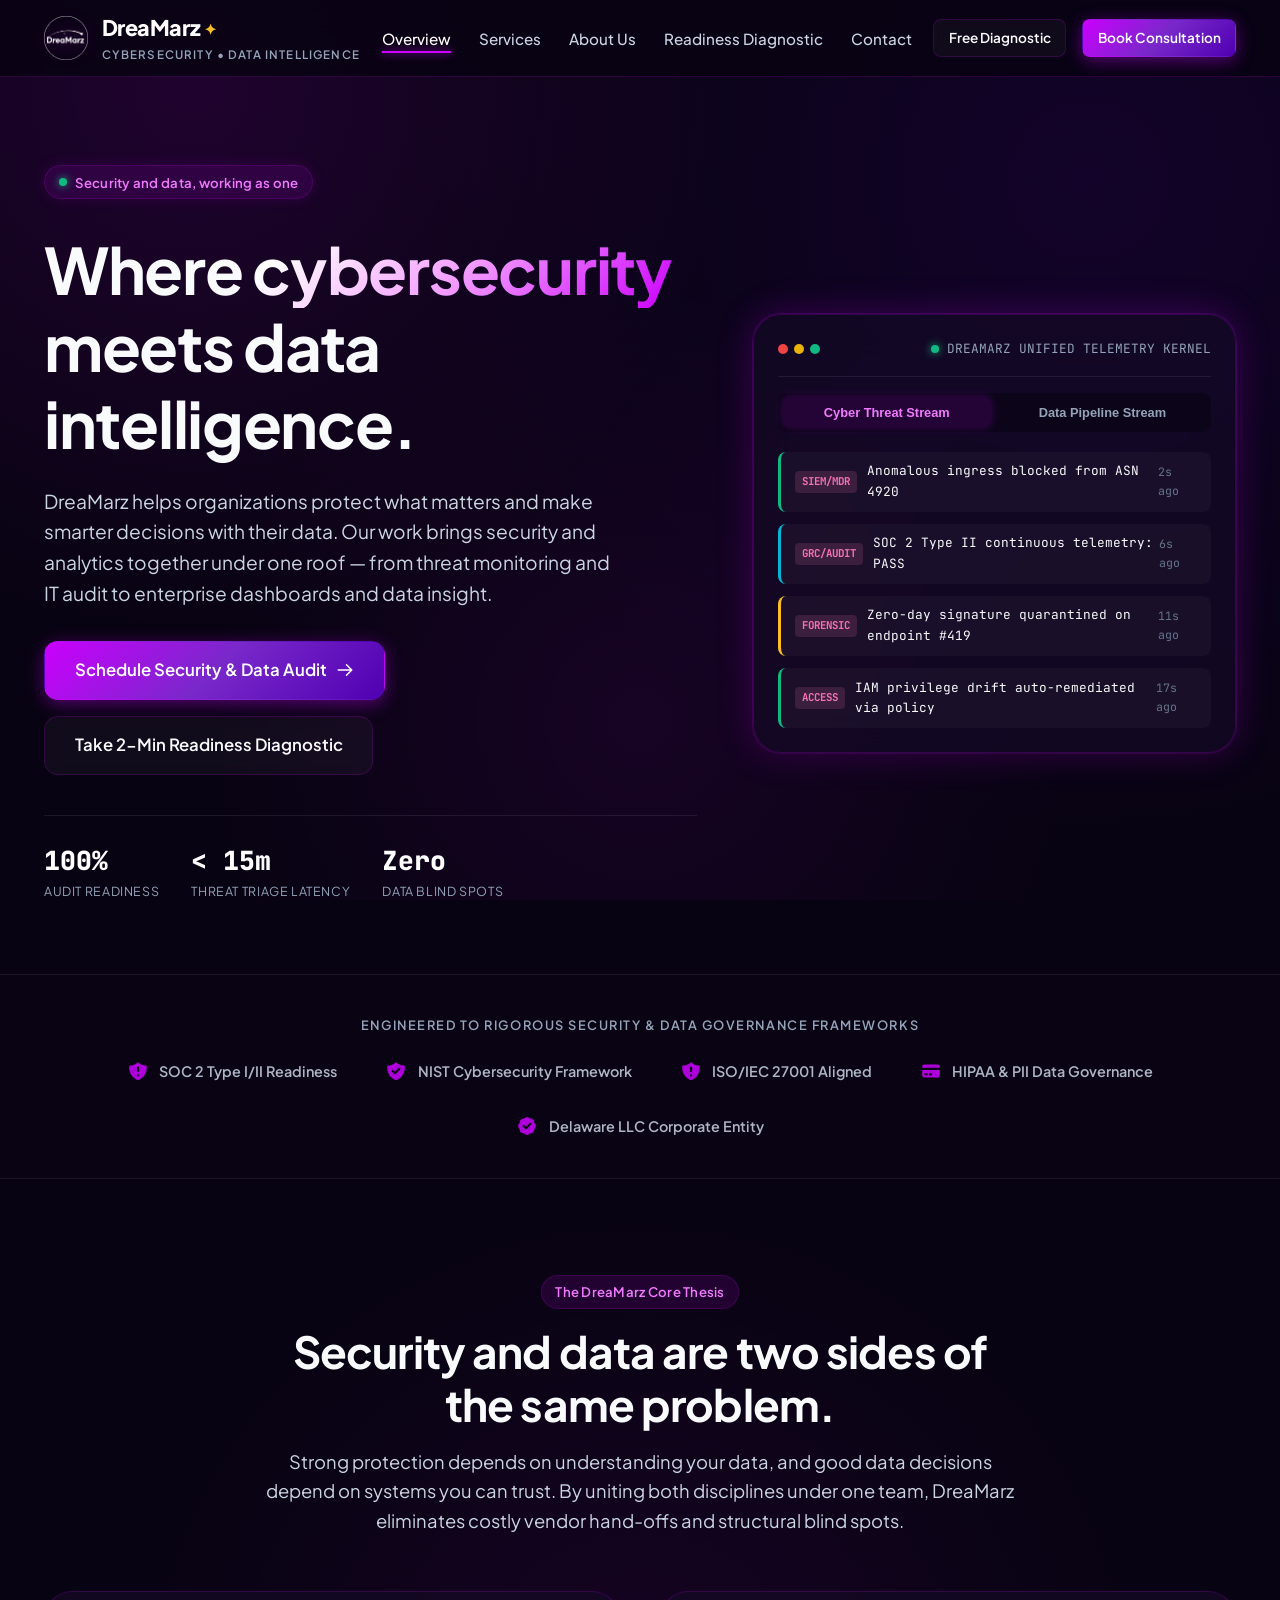
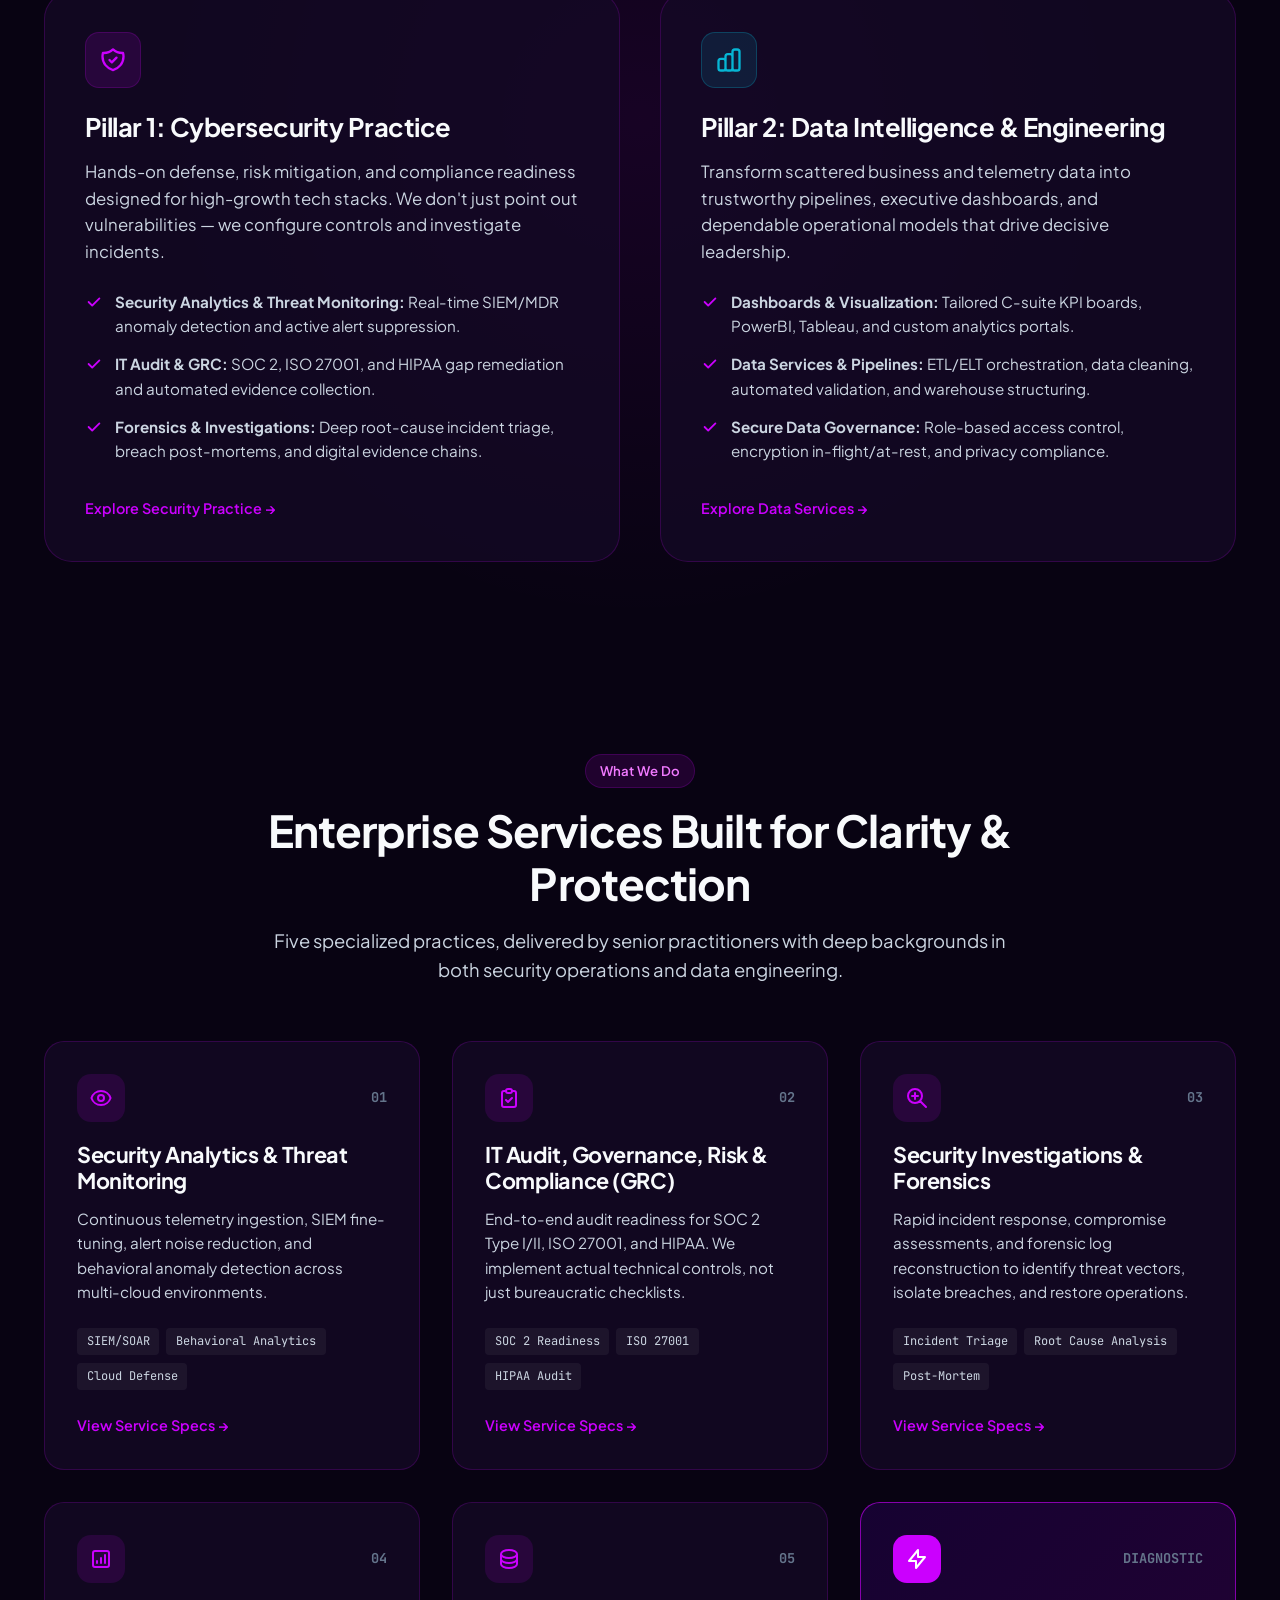
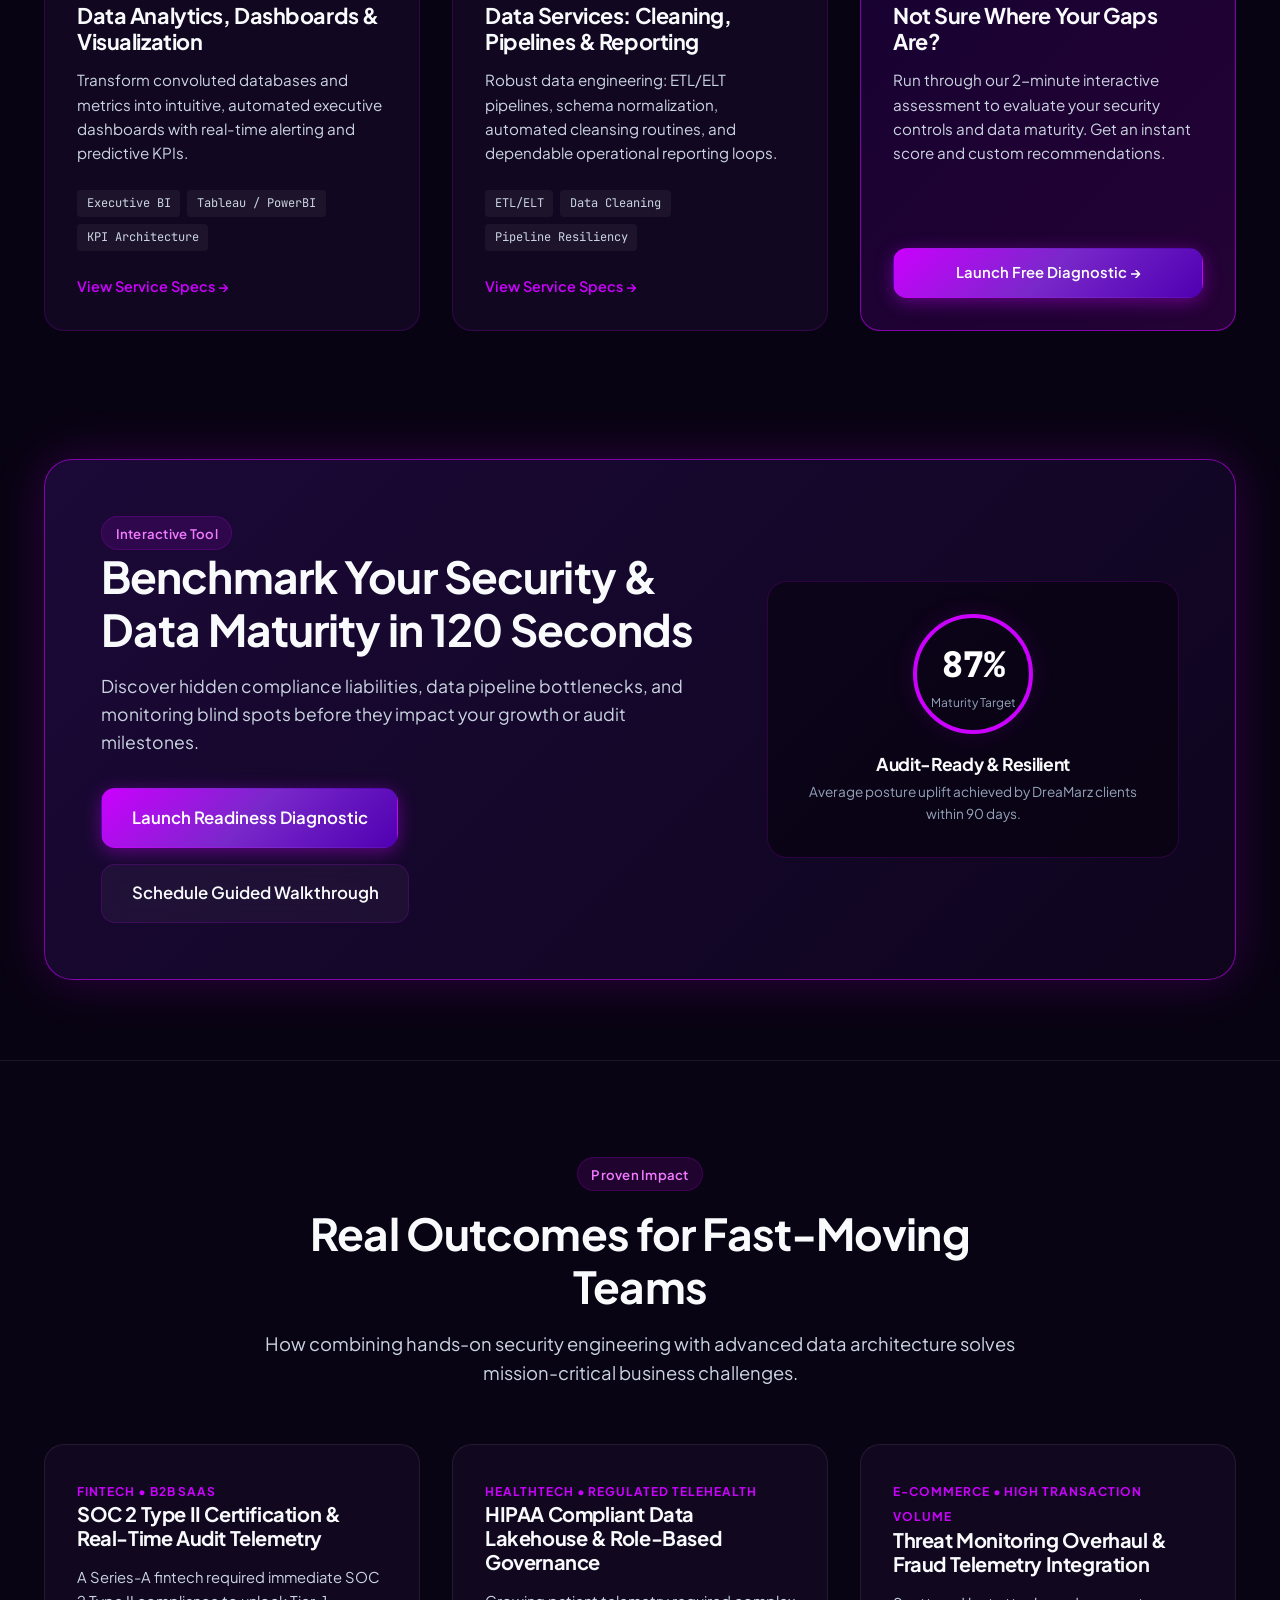
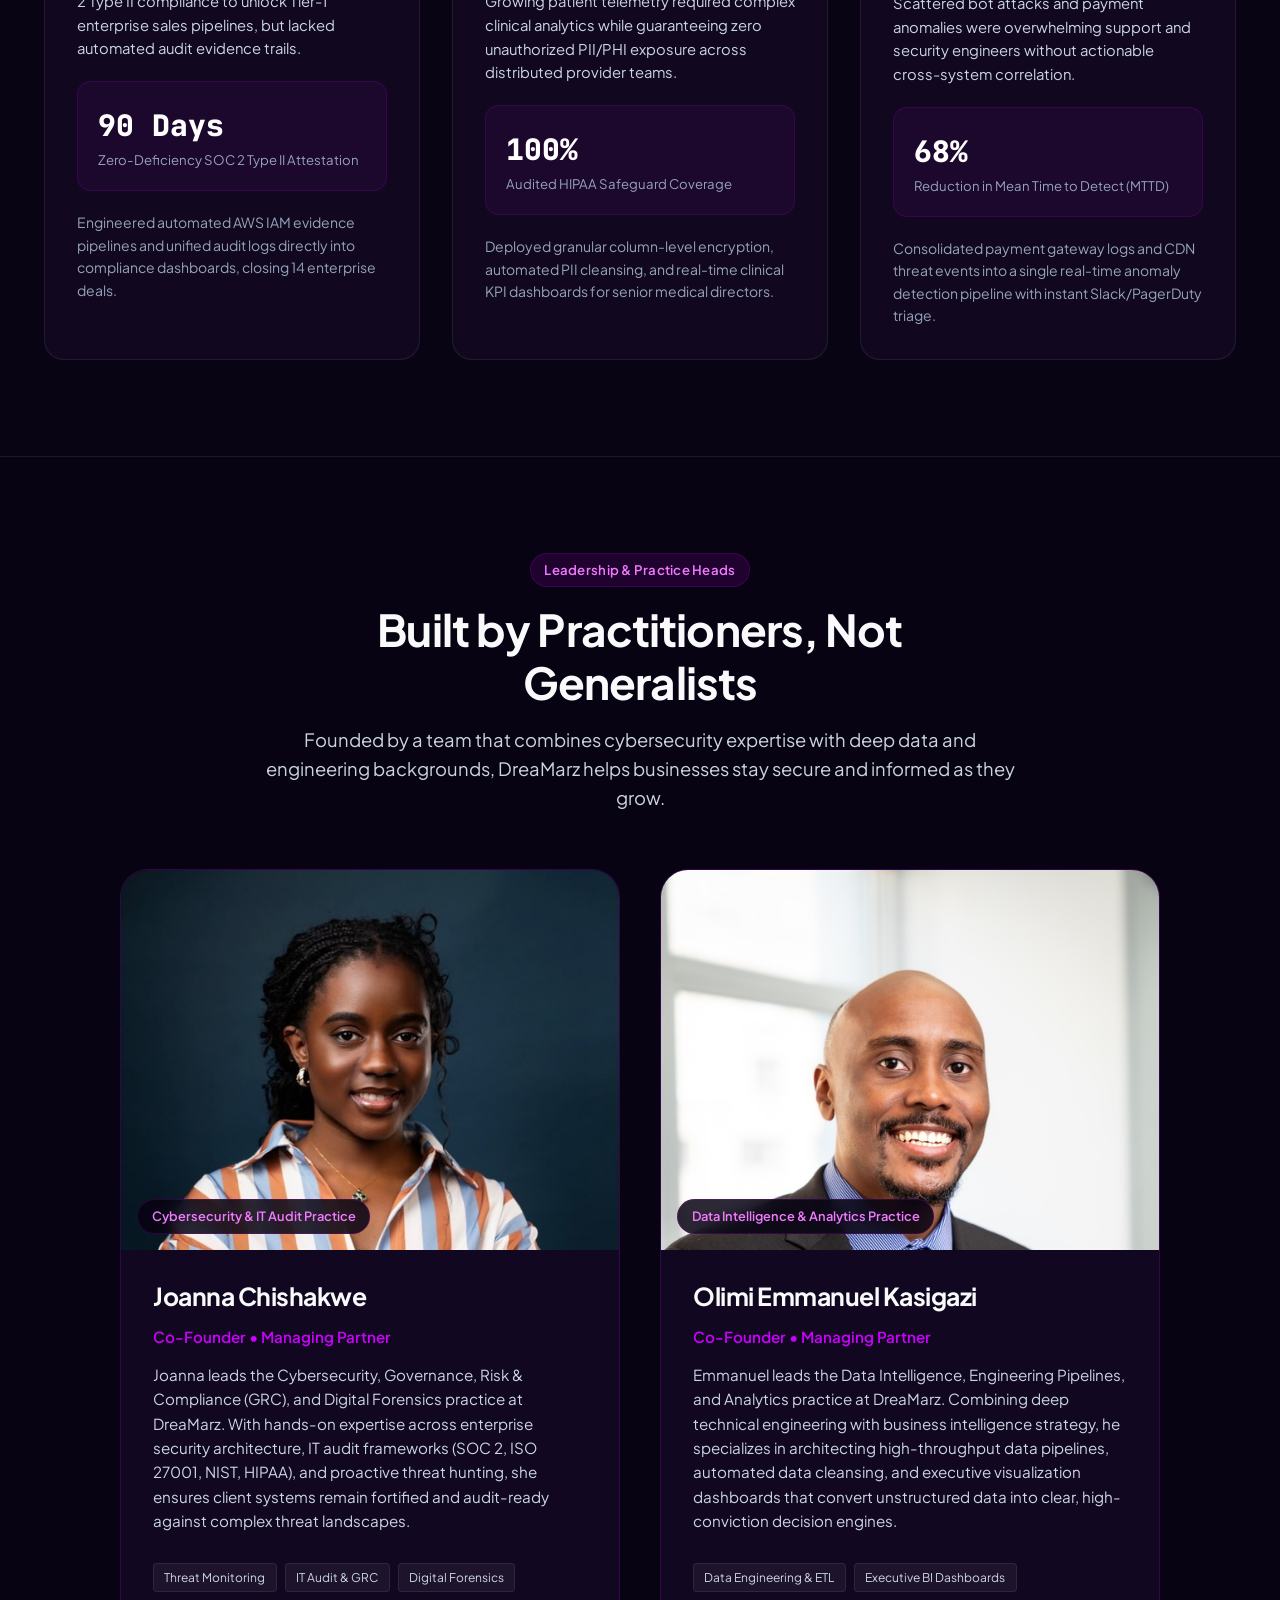
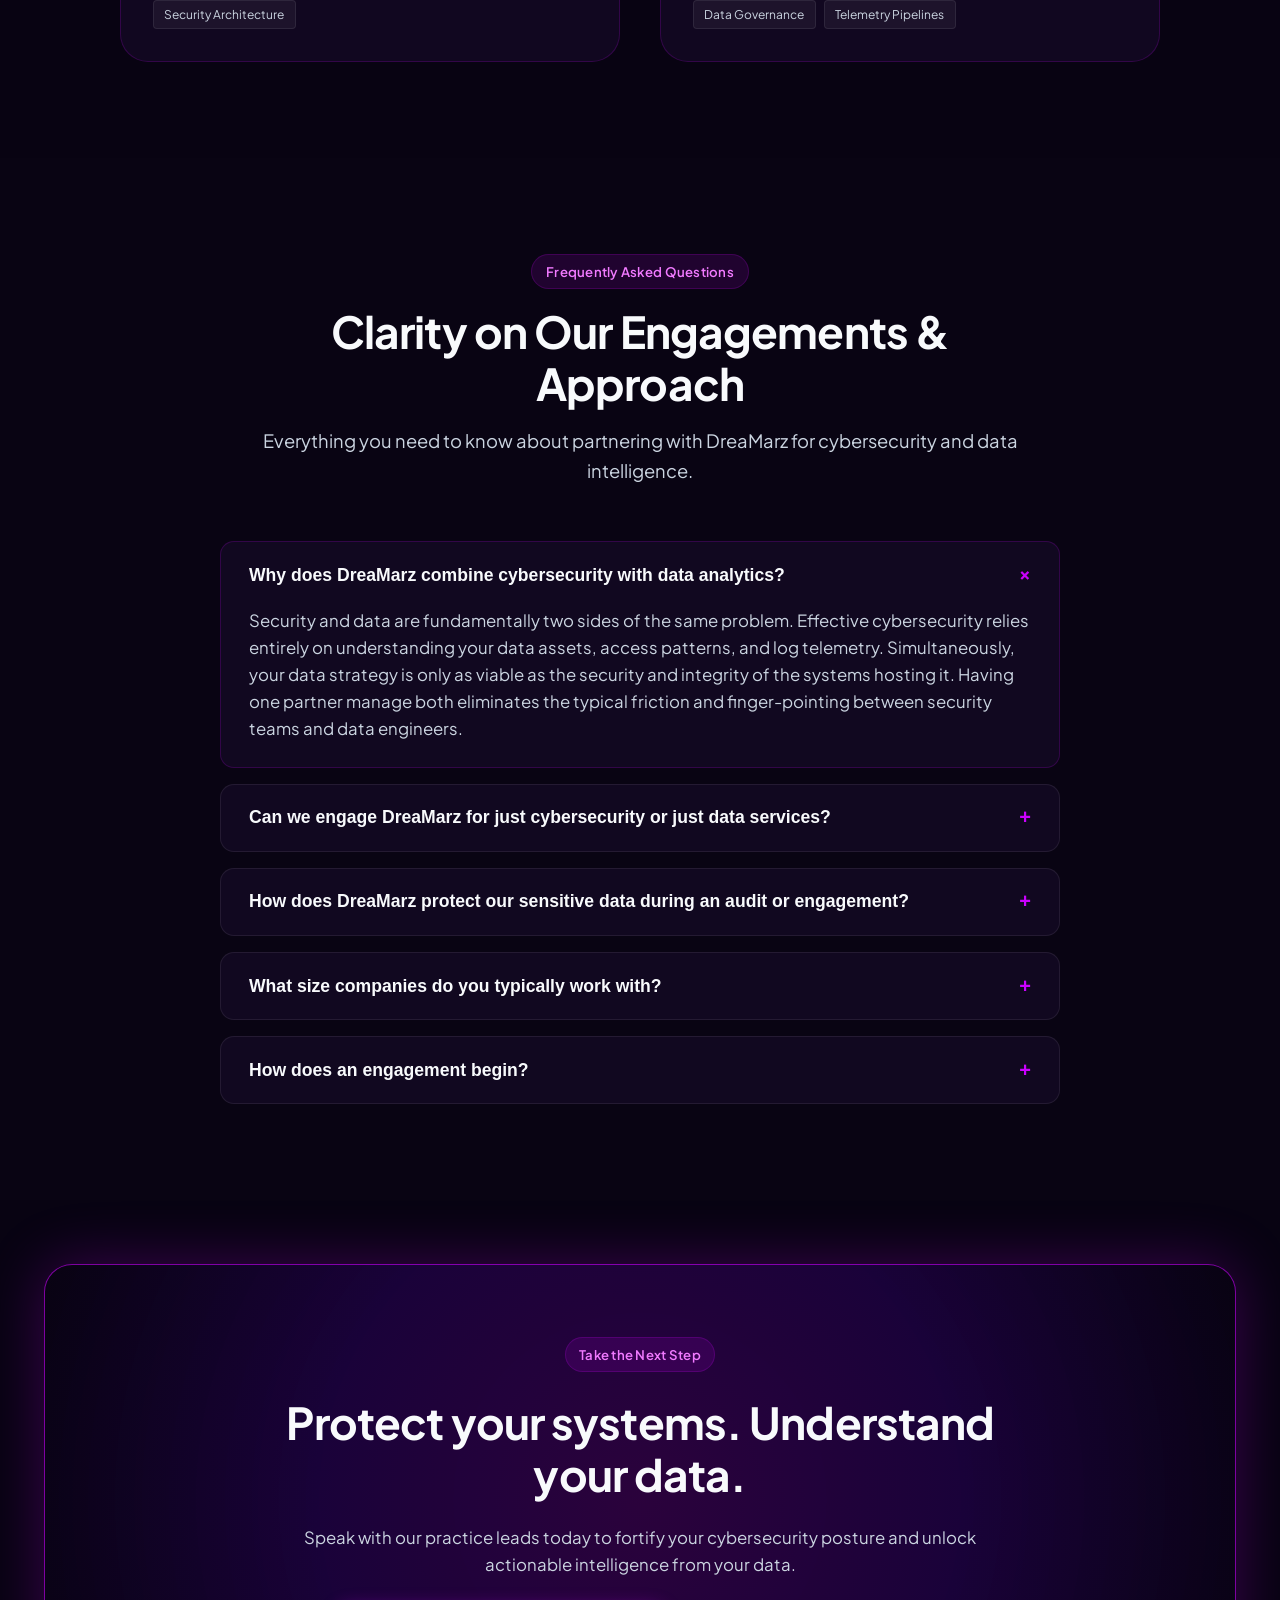
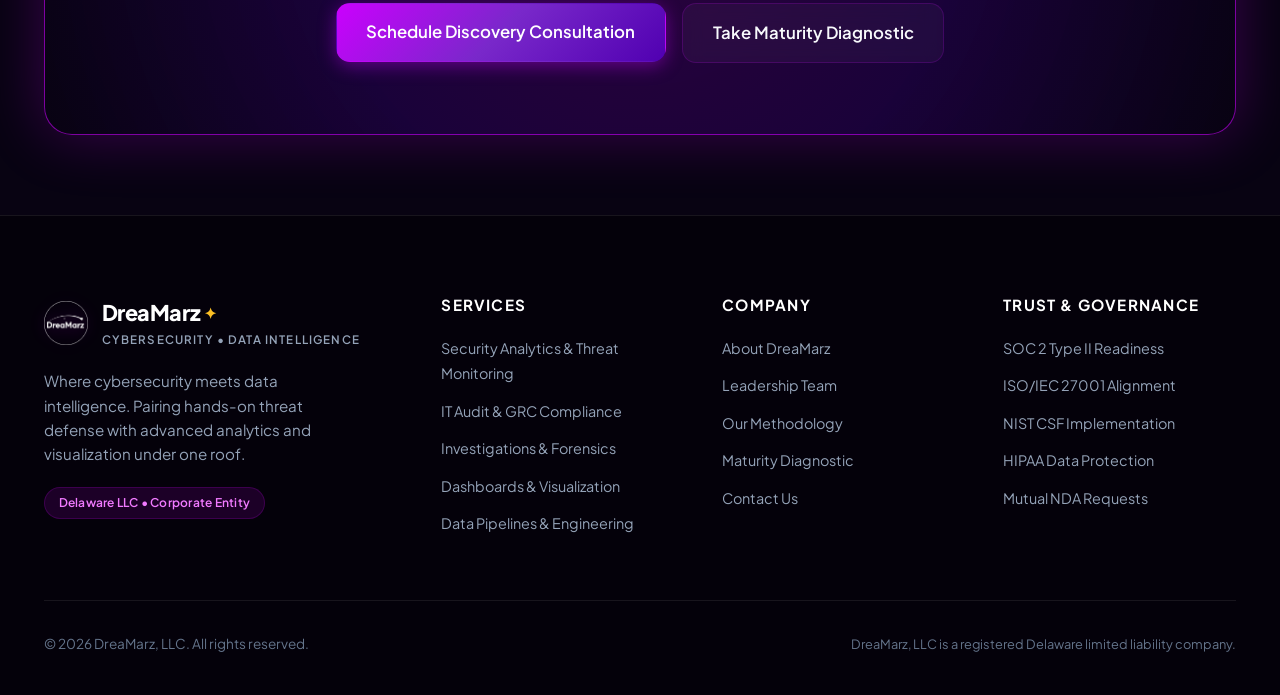
<file: index.html>
<!DOCTYPE html>
<html lang="en">
<head>
  <meta charset="UTF-8">
  <meta name="viewport" content="width=device-width, initial-scale=1.0">
  <title>DreaMarz | Where Cybersecurity Meets Data Intelligence</title>
  <meta name="description" content="DreaMarz, LLC pairs hands-on cybersecurity practice with advanced data analytics and visualization. Threat monitoring, IT audit & GRC, security investigations, and enterprise data pipelines.">
  <link rel="preconnect" href="https://fonts.googleapis.com">
  <link rel="preconnect" href="https://fonts.gstatic.com" crossorigin>
  <link href="https://fonts.googleapis.com/css2?family=JetBrains+Mono:wght@400;500;700&family=Plus+Jakarta+Sans:wght@400;500;600;700;800&display=swap" rel="stylesheet">
  <link rel="stylesheet" href="assets/css/style.css">
  <link rel="icon" type="image/png" href="assets/images/logo.png">
</head>
<body>

  <!-- Navigation Bar -->
  <header class="site-header">
    <div class="container nav-wrapper">
      <a href="index.html" class="brand-link" aria-label="DreaMarz Home">
        <img src="assets/images/logo.png" alt="DreaMarz Logo" class="brand-logo-img">
        <div class="brand-meta">
          <span class="brand-name">DreaMarz <span class="brand-star">✦</span></span>
          <span class="brand-tagline">Cybersecurity &bull; Data Intelligence</span>
        </div>
      </a>

      <nav aria-label="Main Navigation">
        <ul class="nav-menu">
          <li><a href="index.html" class="nav-link active">Overview</a></li>
          <li><a href="services.html" class="nav-link">Services</a></li>
          <li><a href="about.html" class="nav-link">About Us</a></li>
          <li><a href="assessment.html" class="nav-link">Readiness Diagnostic</a></li>
          <li><a href="contact.html" class="nav-link">Contact</a></li>
        </ul>
      </nav>

      <div class="nav-actions">
        <a href="assessment.html" class="btn btn-secondary btn-sm">Free Diagnostic</a>
        <a href="contact.html" class="btn btn-primary btn-sm">Book Consultation</a>
      </div>

      <button class="mobile-toggle" aria-label="Open mobile menu">
        <svg fill="none" stroke="currentColor" viewBox="0 0 24 24" stroke-width="2">
          <path stroke-linecap="round" stroke-linejoin="round" d="M4 6h16M4 12h16M4 18h16"/>
        </svg>
      </button>
    </div>
  </header>

  <!-- Mobile Drawer -->
  <div class="drawer-overlay"></div>
  <aside class="mobile-drawer" aria-label="Mobile Navigation Drawer">
    <div>
      <div class="drawer-header">
        <div class="brand-meta">
          <span class="brand-name">DreaMarz <span class="brand-star">✦</span></span>
          <span class="brand-tagline">Security + Data</span>
        </div>
        <button class="drawer-close" aria-label="Close menu">&times;</button>
      </div>
      <ul class="drawer-links">
        <li><a href="index.html">Overview</a></li>
        <li><a href="services.html">Services</a></li>
        <li><a href="about.html">About Us</a></li>
        <li><a href="assessment.html">Readiness Diagnostic</a></li>
        <li><a href="contact.html">Contact Us</a></li>
      </ul>
    </div>
    <div style="display:flex; flex-direction:column; gap:0.75rem;">
      <a href="assessment.html" class="btn btn-secondary" style="width:100%;">Readiness Diagnostic</a>
      <a href="contact.html" class="btn btn-primary" style="width:100%;">Schedule Consultation</a>
    </div>
  </aside>

  <!-- Hero Section -->
  <section class="hero-section">
    <div class="container hero-grid">
      <div class="hero-content">
        <div class="pill pill-glow">
          <span class="pill-status"></span>
          <span>Security and data, working as one</span>
        </div>
        <h1 class="hero-title">
          Where <span class="gradient-text">cybersecurity</span> meets data intelligence.
        </h1>
        <p class="hero-desc">
          DreaMarz helps organizations protect what matters and make smarter decisions with their data. Our work brings security and analytics together under one roof — from threat monitoring and IT audit to enterprise dashboards and data insight.
        </p>

        <div class="hero-cta-group">
          <a href="contact.html" class="btn btn-primary btn-lg">
            <span>Schedule Security &amp; Data Audit</span>
            <svg width="18" height="18" fill="none" stroke="currentColor" viewBox="0 0 24 24" stroke-width="2"><path stroke-linecap="round" stroke-linejoin="round" d="M14 5l7 7m0 0l-7 7m7-7H3"/></svg>
          </a>
          <a href="assessment.html" class="btn btn-secondary btn-lg">
            <span>Take 2-Min Readiness Diagnostic</span>
          </a>
        </div>

        <div class="hero-proof-row">
          <div class="proof-item">
            <span class="proof-number">100%</span>
            <span class="proof-label">Audit Readiness</span>
          </div>
          <div class="proof-item">
            <span class="proof-number">&lt; 15m</span>
            <span class="proof-label">Threat Triage Latency</span>
          </div>
          <div class="proof-item">
            <span class="proof-number">Zero</span>
            <span class="proof-label">Data Blind Spots</span>
          </div>
        </div>
      </div>

      <!-- Live Telemetry / Dual-Engine Console Mockup -->
      <div class="hero-telemetry-card">
        <div class="console-header">
          <div class="console-dots">
            <div class="console-dot red"></div>
            <div class="console-dot yellow"></div>
            <div class="console-dot green"></div>
          </div>
          <div class="console-title">
            <span class="pill-status"></span>
            <span>DREAMARZ UNIFIED TELEMETRY KERNEL</span>
          </div>
        </div>

        <div class="telemetry-tabs">
          <button class="telemetry-tab-btn active" data-tab="security">Cyber Threat Stream</button>
          <button class="telemetry-tab-btn" data-tab="data">Data Pipeline Stream</button>
        </div>

        <!-- Security Feed -->
        <div id="sec-feed" class="telemetry-feed">
          <div class="feed-row success">
            <div class="feed-meta">
              <span class="feed-badge sec">SIEM/MDR</span>
              <span>Anomalous ingress blocked from ASN 4920</span>
            </div>
            <span class="feed-time">2s ago</span>
          </div>
          <div class="feed-row info">
            <div class="feed-meta">
              <span class="feed-badge sec">GRC/AUDIT</span>
              <span>SOC 2 Type II continuous telemetry: PASS</span>
            </div>
            <span class="feed-time">6s ago</span>
          </div>
          <div class="feed-row warning">
            <div class="feed-meta">
              <span class="feed-badge sec">FORENSIC</span>
              <span>Zero-day signature quarantined on endpoint #419</span>
            </div>
            <span class="feed-time">11s ago</span>
          </div>
          <div class="feed-row success">
            <div class="feed-meta">
              <span class="feed-badge sec">ACCESS</span>
              <span>IAM privilege drift auto-remediated via policy</span>
            </div>
            <span class="feed-time">17s ago</span>
          </div>
        </div>

        <!-- Data Pipeline Feed -->
        <div id="data-feed" class="telemetry-feed" style="display:none;">
          <div class="feed-row success">
            <div class="feed-meta">
              <span class="feed-badge data">ETL PIPELINE</span>
              <span>1.84M events ingested to warehouse (0 packet drops)</span>
            </div>
            <span class="feed-time">1s ago</span>
          </div>
          <div class="feed-row info">
            <div class="feed-meta">
              <span class="feed-badge data">BI DASHBOARD</span>
              <span>Executive KPI model refreshed &amp; synced</span>
            </div>
            <span class="feed-time">5s ago</span>
          </div>
          <div class="feed-row success">
            <div class="feed-meta">
              <span class="feed-badge data">GOVERNANCE</span>
              <span>Automated PII masking verified across tables</span>
            </div>
            <span class="feed-time">9s ago</span>
          </div>
          <div class="feed-row info">
            <div class="feed-meta">
              <span class="feed-badge data">DATA QUALITY</span>
              <span>Schema validation passed (99.98% purity)</span>
            </div>
            <span class="feed-time">14s ago</span>
          </div>
        </div>
      </div>
    </div>
  </section>

  <!-- Trust & Standards Bar -->
  <section class="trust-bar">
    <div class="container">
      <p class="trust-title">Engineered to Rigorous Security &amp; Data Governance Frameworks</p>
      <div class="trust-badges-grid">
        <div class="trust-badge-item">
          <svg fill="currentColor" viewBox="0 0 20 20"><path fill-rule="evenodd" d="M10 1.944A11.954 11.954 0 012.166 5C2.056 5.649 2 6.319 2 7c0 5.225 3.34 9.67 8 11.317C14.66 16.67 18 12.225 18 7c0-.682-.057-1.35-.166-2.001A11.954 11.954 0 0110 1.944zM11 14a1 1 0 11-2 0 1 1 0 012 0zm0-7a1 1 0 10-2 0v3a1 1 0 102 0V7z" clip-rule="evenodd"/></svg>
          <span>SOC 2 Type I/II Readiness</span>
        </div>
        <div class="trust-badge-item">
          <svg fill="currentColor" viewBox="0 0 20 20"><path fill-rule="evenodd" d="M2.166 4.999A11.954 11.954 0 0010 1.944 11.954 11.954 0 0017.834 5c.11.65.166 1.32.166 2.001 0 5.225-3.34 9.67-8 11.317C5.34 16.67 2 12.225 2 7c0-.682.057-1.35.166-2.001zm11.541 3.708a1 1 0 00-1.414-1.414L9 10.586 7.707 9.293a1 1 0 00-1.414 1.414l2 2a1 1 0 001.414 0l4-4z" clip-rule="evenodd"/></svg>
          <span>NIST Cybersecurity Framework</span>
        </div>
        <div class="trust-badge-item">
          <svg fill="currentColor" viewBox="0 0 20 20"><path fill-rule="evenodd" d="M10 1.944A11.954 11.954 0 012.166 5C2.056 5.649 2 6.319 2 7c0 5.225 3.34 9.67 8 11.317C14.66 16.67 18 12.225 18 7c0-.682-.057-1.35-.166-2.001A11.954 11.954 0 0110 1.944zM11 14a1 1 0 11-2 0 1 1 0 012 0zm0-7a1 1 0 10-2 0v3a1 1 0 102 0V7z" clip-rule="evenodd"/></svg>
          <span>ISO/IEC 27001 Aligned</span>
        </div>
        <div class="trust-badge-item">
          <svg fill="currentColor" viewBox="0 0 20 20"><path fill-rule="evenodd" d="M4 4a2 2 0 00-2 2v1h16V6a2 2 0 00-2-2H4zM18 9H2v5a2 2 0 002 2h12a2 2 0 002-2V9zM4 13a1 1 0 011-1h1a1 1 0 110 2H5a1 1 0 01-1-1zm5-1a1 1 0 100 2h1a1 1 0 100-2H9z" clip-rule="evenodd"/></svg>
          <span>HIPAA &amp; PII Data Governance</span>
        </div>
        <div class="trust-badge-item">
          <svg fill="currentColor" viewBox="0 0 20 20"><path fill-rule="evenodd" d="M6.267 3.455a3.066 3.066 0 001.745-.723 3.066 3.066 0 013.976 0 3.066 3.066 0 001.745.723 3.066 3.066 0 012.812 2.812c.051.643.304 1.254.723 1.745a3.066 3.066 0 010 3.976 3.066 3.066 0 00-.723 1.745 3.066 3.066 0 01-2.812 2.812 3.066 3.066 0 00-1.745.723 3.066 3.066 0 01-3.976 0 3.066 3.066 0 00-1.745-.723 3.066 3.066 0 01-2.812-2.812 3.066 3.066 0 00-.723-1.745 3.066 3.066 0 010-3.976 3.066 3.066 0 00.723-1.745 3.066 3.066 0 012.812-2.812zm7.44 5.252a1 1 0 00-1.414-1.414L9 10.586 7.707 9.293a1 1 0 00-1.414 1.414l2 2a1 1 0 001.414 0l4-4z" clip-rule="evenodd"/></svg>
          <span>Delaware LLC Corporate Entity</span>
        </div>
      </div>
    </div>
  </section>

  <!-- The DreaMarz Philosophy: Two Sides of the Same Problem -->
  <section class="section-padding synergy-section">
    <div class="container">
      <div class="section-header">
        <div class="pill">The DreaMarz Core Thesis</div>
        <h2>Security and data are two sides of the same problem.</h2>
        <p class="section-subtitle">
          Strong protection depends on understanding your data, and good data decisions depend on systems you can trust. By uniting both disciplines under one team, DreaMarz eliminates costly vendor hand-offs and structural blind spots.
        </p>
      </div>

      <div class="synergy-grid">
        <div class="synergy-card">
          <div>
            <div class="synergy-icon">
              <svg width="28" height="28" fill="none" stroke="currentColor" viewBox="0 0 24 24" stroke-width="2"><path stroke-linecap="round" stroke-linejoin="round" d="M9 12l2 2 4-4m5.618-4.016A11.955 11.955 0 0112 2.944a11.955 11.955 0 01-8.618 3.04A12.02 12.02 0 003 9c0 5.591 3.824 10.29 9 11.622 5.176-1.332 9-6.03 9-11.622 0-1.042-.133-2.052-.382-3.016z"/></svg>
            </div>
            <h3>Pillar 1: Cybersecurity Practice</h3>
            <p>
              Hands-on defense, risk mitigation, and compliance readiness designed for high-growth tech stacks. We don't just point out vulnerabilities — we configure controls and investigate incidents.
            </p>
            <ul class="synergy-list">
              <li>
                <svg fill="currentColor" viewBox="0 0 20 20"><path fill-rule="evenodd" d="M16.707 5.293a1 1 0 010 1.414l-8 8a1 1 0 01-1.414 0l-4-4a1 1 0 011.414-1.414L8 12.586l7.293-7.293a1 1 0 011.414 0z" clip-rule="evenodd"/></svg>
                <span><strong>Security Analytics &amp; Threat Monitoring:</strong> Real-time SIEM/MDR anomaly detection and active alert suppression.</span>
              </li>
              <li>
                <svg fill="currentColor" viewBox="0 0 20 20"><path fill-rule="evenodd" d="M16.707 5.293a1 1 0 010 1.414l-8 8a1 1 0 01-1.414 0l-4-4a1 1 0 011.414-1.414L8 12.586l7.293-7.293a1 1 0 011.414 0z" clip-rule="evenodd"/></svg>
                <span><strong>IT Audit &amp; GRC:</strong> SOC 2, ISO 27001, and HIPAA gap remediation and automated evidence collection.</span>
              </li>
              <li>
                <svg fill="currentColor" viewBox="0 0 20 20"><path fill-rule="evenodd" d="M16.707 5.293a1 1 0 010 1.414l-8 8a1 1 0 01-1.414 0l-4-4a1 1 0 011.414-1.414L8 12.586l7.293-7.293a1 1 0 011.414 0z" clip-rule="evenodd"/></svg>
                <span><strong>Forensics &amp; Investigations:</strong> Deep root-cause incident triage, breach post-mortems, and digital evidence chains.</span>
              </li>
            </ul>
          </div>
          <div style="margin-top:2rem;">
            <a href="services.html#cybersecurity" class="service-link">Explore Security Practice &rarr;</a>
          </div>
        </div>

        <div class="synergy-card">
          <div>
            <div class="synergy-icon" style="color:var(--accent-cyan); background:rgba(6,182,212,0.12); border-color:rgba(6,182,212,0.25);">
              <svg width="28" height="28" fill="none" stroke="currentColor" viewBox="0 0 24 24" stroke-width="2"><path stroke-linecap="round" stroke-linejoin="round" d="M9 19v-6a2 2 0 00-2-2H5a2 2 0 00-2 2v6a2 2 0 002 2h2a2 2 0 002-2zm0 0V9a2 2 0 012-2h2a2 2 0 012 2v10m-6 0a2 2 0 002 2h2a2 2 0 002-2m0 0V5a2 2 0 012-2h2a2 2 0 012 2v14a2 2 0 01-2 2h-2a2 2 0 01-2-2z"/></svg>
            </div>
            <h3>Pillar 2: Data Intelligence &amp; Engineering</h3>
            <p>
              Transform scattered business and telemetry data into trustworthy pipelines, executive dashboards, and dependable operational models that drive decisive leadership.
            </p>
            <ul class="synergy-list">
              <li>
                <svg fill="currentColor" viewBox="0 0 20 20"><path fill-rule="evenodd" d="M16.707 5.293a1 1 0 010 1.414l-8 8a1 1 0 01-1.414 0l-4-4a1 1 0 011.414-1.414L8 12.586l7.293-7.293a1 1 0 011.414 0z" clip-rule="evenodd"/></svg>
                <span><strong>Dashboards &amp; Visualization:</strong> Tailored C-suite KPI boards, PowerBI, Tableau, and custom analytics portals.</span>
              </li>
              <li>
                <svg fill="currentColor" viewBox="0 0 20 20"><path fill-rule="evenodd" d="M16.707 5.293a1 1 0 010 1.414l-8 8a1 1 0 01-1.414 0l-4-4a1 1 0 011.414-1.414L8 12.586l7.293-7.293a1 1 0 011.414 0z" clip-rule="evenodd"/></svg>
                <span><strong>Data Services &amp; Pipelines:</strong> ETL/ELT orchestration, data cleaning, automated validation, and warehouse structuring.</span>
              </li>
              <li>
                <svg fill="currentColor" viewBox="0 0 20 20"><path fill-rule="evenodd" d="M16.707 5.293a1 1 0 010 1.414l-8 8a1 1 0 01-1.414 0l-4-4a1 1 0 011.414-1.414L8 12.586l7.293-7.293a1 1 0 011.414 0z" clip-rule="evenodd"/></svg>
                <span><strong>Secure Data Governance:</strong> Role-based access control, encryption in-flight/at-rest, and privacy compliance.</span>
              </li>
            </ul>
          </div>
          <div style="margin-top:2rem;">
            <a href="services.html#data" class="service-link">Explore Data Services &rarr;</a>
          </div>
        </div>
      </div>
    </div>
  </section>

  <!-- Core Services Matrix -->
  <section class="section-padding">
    <div class="container">
      <div class="section-header">
        <div class="pill">What We Do</div>
        <h2>Enterprise Services Built for Clarity &amp; Protection</h2>
        <p class="section-subtitle">
          Five specialized practices, delivered by senior practitioners with deep backgrounds in both security operations and data engineering.
        </p>
      </div>

      <div class="services-grid">
        <!-- Service 1 -->
        <div class="service-card">
          <div>
            <div class="service-top">
              <div class="service-icon-box">
                <svg width="24" height="24" fill="none" stroke="currentColor" viewBox="0 0 24 24" stroke-width="2"><path stroke-linecap="round" stroke-linejoin="round" d="M15 12a3 3 0 11-6 0 3 3 0 016 0z"/><path stroke-linecap="round" stroke-linejoin="round" d="M2.458 12C3.732 7.943 7.523 5 12 5c4.478 0 8.268 2.943 9.542 7-1.274 4.057-5.064 7-9.542 7-4.477 0-8.268-2.943-9.542-7z"/></svg>
              </div>
              <span class="service-num">01</span>
            </div>
            <h3 class="service-title">Security Analytics &amp; Threat Monitoring</h3>
            <p class="service-desc">
              Continuous telemetry ingestion, SIEM fine-tuning, alert noise reduction, and behavioral anomaly detection across multi-cloud environments.
            </p>
            <div class="service-tags">
              <span class="service-tag">SIEM/SOAR</span>
              <span class="service-tag">Behavioral Analytics</span>
              <span class="service-tag">Cloud Defense</span>
            </div>
          </div>
          <a href="services.html#threat-monitoring" class="service-link">View Service Specs &rarr;</a>
        </div>

        <!-- Service 2 -->
        <div class="service-card">
          <div>
            <div class="service-top">
              <div class="service-icon-box">
                <svg width="24" height="24" fill="none" stroke="currentColor" viewBox="0 0 24 24" stroke-width="2"><path stroke-linecap="round" stroke-linejoin="round" d="M9 5H7a2 2 0 00-2 2v12a2 2 0 002 2h10a2 2 0 002-2V7a2 2 0 00-2-2h-2M9 5a2 2 0 002 2h2a2 2 0 002-2M9 5a2 2 0 012-2h2a2 2 0 012 2m-6 9l2 2 4-4"/></svg>
              </div>
              <span class="service-num">02</span>
            </div>
            <h3 class="service-title">IT Audit, Governance, Risk &amp; Compliance (GRC)</h3>
            <p class="service-desc">
              End-to-end audit readiness for SOC 2 Type I/II, ISO 27001, and HIPAA. We implement actual technical controls, not just bureaucratic checklists.
            </p>
            <div class="service-tags">
              <span class="service-tag">SOC 2 Readiness</span>
              <span class="service-tag">ISO 27001</span>
              <span class="service-tag">HIPAA Audit</span>
            </div>
          </div>
          <a href="services.html#it-audit" class="service-link">View Service Specs &rarr;</a>
        </div>

        <!-- Service 3 -->
        <div class="service-card">
          <div>
            <div class="service-top">
              <div class="service-icon-box">
                <svg width="24" height="24" fill="none" stroke="currentColor" viewBox="0 0 24 24" stroke-width="2"><path stroke-linecap="round" stroke-linejoin="round" d="M21 21l-6-6m2-5a7 7 0 11-14 0 7 7 0 0114 0zM10 7v3m0 0v3m0-3h3m-3 0H7"/></svg>
              </div>
              <span class="service-num">03</span>
            </div>
            <h3 class="service-title">Security Investigations &amp; Forensics</h3>
            <p class="service-desc">
              Rapid incident response, compromise assessments, and forensic log reconstruction to identify threat vectors, isolate breaches, and restore operations.
            </p>
            <div class="service-tags">
              <span class="service-tag">Incident Triage</span>
              <span class="service-tag">Root Cause Analysis</span>
              <span class="service-tag">Post-Mortem</span>
            </div>
          </div>
          <a href="services.html#investigations" class="service-link">View Service Specs &rarr;</a>
        </div>

        <!-- Service 4 -->
        <div class="service-card">
          <div>
            <div class="service-top">
              <div class="service-icon-box">
                <svg width="24" height="24" fill="none" stroke="currentColor" viewBox="0 0 24 24" stroke-width="2"><path stroke-linecap="round" stroke-linejoin="round" d="M16 8v8m-4-5v5m-4-2v2m-2 4h12a2 2 0 002-2V6a2 2 0 00-2-2H6a2 2 0 00-2 2v12a2 2 0 002 2z"/></svg>
              </div>
              <span class="service-num">04</span>
            </div>
            <h3 class="service-title">Data Analytics, Dashboards &amp; Visualization</h3>
            <p class="service-desc">
              Transform convoluted databases and metrics into intuitive, automated executive dashboards with real-time alerting and predictive KPIs.
            </p>
            <div class="service-tags">
              <span class="service-tag">Executive BI</span>
              <span class="service-tag">Tableau / PowerBI</span>
              <span class="service-tag">KPI Architecture</span>
            </div>
          </div>
          <a href="services.html#data-analytics" class="service-link">View Service Specs &rarr;</a>
        </div>

        <!-- Service 5 -->
        <div class="service-card">
          <div>
            <div class="service-top">
              <div class="service-icon-box">
                <svg width="24" height="24" fill="none" stroke="currentColor" viewBox="0 0 24 24" stroke-width="2"><path stroke-linecap="round" stroke-linejoin="round" d="M4 7v10c0 2.21 3.582 4 8 4s8-1.79 8-4V7M4 7c0 2.21 3.582 4 8 4s8-1.79 8-4M4 7c0-2.21 3.582-4 8-4s8 1.79 8 4m0 5c0 2.21-3.582 4-8 4s-8-1.79-8-4"/></svg>
              </div>
              <span class="service-num">05</span>
            </div>
            <h3 class="service-title">Data Services: Cleaning, Pipelines &amp; Reporting</h3>
            <p class="service-desc">
              Robust data engineering: ETL/ELT pipelines, schema normalization, automated cleansing routines, and dependable operational reporting loops.
            </p>
            <div class="service-tags">
              <span class="service-tag">ETL/ELT</span>
              <span class="service-tag">Data Cleaning</span>
              <span class="service-tag">Pipeline Resiliency</span>
            </div>
          </div>
          <a href="services.html#data-services" class="service-link">View Service Specs &rarr;</a>
        </div>

        <!-- Interactive Diagnostic Callout Card -->
        <div class="service-card" style="background:linear-gradient(135deg, rgba(80,0,177,0.2) 0%, rgba(203,0,254,0.15) 100%); border-color:var(--border-focus);">
          <div>
            <div class="service-top">
              <div class="service-icon-box" style="background:var(--primary); color:#fff;">
                <svg width="24" height="24" fill="none" stroke="currentColor" viewBox="0 0 24 24" stroke-width="2"><path stroke-linecap="round" stroke-linejoin="round" d="M13 10V3L4 14h7v7l9-11h-7z"/></svg>
              </div>
              <span class="service-num">DIAGNOSTIC</span>
            </div>
            <h3 class="service-title">Not Sure Where Your Gaps Are?</h3>
            <p class="service-desc">
              Run through our 2-minute interactive assessment to evaluate your security controls and data maturity. Get an instant score and custom recommendations.
            </p>
          </div>
          <a href="assessment.html" class="btn btn-primary" style="margin-top:1.5rem;">Launch Free Diagnostic &rarr;</a>
        </div>
      </div>
    </div>
  </section>

  <!-- Interactive Diagnostic Teaser Banner -->
  <section class="container" style="margin: 2rem auto 5rem;">
    <div class="assessment-cta-box">
      <div class="assessment-cta-content">
        <div class="pill">Interactive Tool</div>
        <h2>Benchmark Your Security &amp; Data Maturity in 120 Seconds</h2>
        <p>
          Discover hidden compliance liabilities, data pipeline bottlenecks, and monitoring blind spots before they impact your growth or audit milestones.
        </p>
        <div style="display:flex; gap:1rem; flex-wrap:wrap;">
          <a href="assessment.html" class="btn btn-primary btn-lg">Launch Readiness Diagnostic</a>
          <a href="contact.html" class="btn btn-secondary btn-lg">Schedule Guided Walkthrough</a>
        </div>
      </div>

      <div class="assessment-score-preview">
        <div class="score-circle">
          <span class="score-val">87%</span>
          <span class="score-lbl">Maturity Target</span>
        </div>
        <h4 style="font-size:1.1rem; margin-bottom:0.35rem;">Audit-Ready &amp; Resilient</h4>
        <p style="font-size:0.85rem; color:var(--text-muted);">
          Average posture uplift achieved by DreaMarz clients within 90 days.
        </p>
      </div>
    </div>
  </section>

  <!-- Quantified Case Scenarios -->
  <section class="section-padding" style="background:rgba(10,5,22,0.4); border-top:1px solid var(--border-light); border-bottom:1px solid var(--border-light);">
    <div class="container">
      <div class="section-header">
        <div class="pill">Proven Impact</div>
        <h2>Real Outcomes for Fast-Moving Teams</h2>
        <p class="section-subtitle">
          How combining hands-on security engineering with advanced data architecture solves mission-critical business challenges.
        </p>
      </div>

      <div class="case-grid">
        <div class="case-card">
          <div>
            <span class="case-industry">Fintech &bull; B2B SaaS</span>
            <h3 class="case-title">SOC 2 Type II Certification &amp; Real-Time Audit Telemetry</h3>
            <p style="font-size:0.925rem; color:var(--text-secondary);">
              A Series-A fintech required immediate SOC 2 Type II compliance to unlock Tier-1 enterprise sales pipelines, but lacked automated audit evidence trails.
            </p>
            <div class="case-metric-box">
              <div class="case-metric-val">90 Days</div>
              <div class="case-metric-lbl">Zero-Deficiency SOC 2 Type II Attestation</div>
            </div>
            <p style="font-size:0.875rem; color:var(--text-muted);">
              Engineered automated AWS IAM evidence pipelines and unified audit logs directly into compliance dashboards, closing 14 enterprise deals.
            </p>
          </div>
        </div>

        <div class="case-card">
          <div>
            <span class="case-industry">HealthTech &bull; Regulated Telehealth</span>
            <h3 class="case-title">HIPAA Compliant Data Lakehouse &amp; Role-Based Governance</h3>
            <p style="font-size:0.925rem; color:var(--text-secondary);">
              Growing patient telemetry required complex clinical analytics while guaranteeing zero unauthorized PII/PHI exposure across distributed provider teams.
            </p>
            <div class="case-metric-box">
              <div class="case-metric-val">100%</div>
              <div class="case-metric-lbl">Audited HIPAA Safeguard Coverage</div>
            </div>
            <p style="font-size:0.875rem; color:var(--text-muted);">
              Deployed granular column-level encryption, automated PII cleansing, and real-time clinical KPI dashboards for senior medical directors.
            </p>
          </div>
        </div>

        <div class="case-card">
          <div>
            <span class="case-industry">E-Commerce &bull; High Transaction Volume</span>
            <h3 class="case-title">Threat Monitoring Overhaul &amp; Fraud Telemetry Integration</h3>
            <p style="font-size:0.925rem; color:var(--text-secondary);">
              Scattered bot attacks and payment anomalies were overwhelming support and security engineers without actionable cross-system correlation.
            </p>
            <div class="case-metric-box">
              <div class="case-metric-val">68%</div>
              <div class="case-metric-lbl">Reduction in Mean Time to Detect (MTTD)</div>
            </div>
            <p style="font-size:0.875rem; color:var(--text-muted);">
              Consolidated payment gateway logs and CDN threat events into a single real-time anomaly detection pipeline with instant Slack/PagerDuty triage.
            </p>
          </div>
        </div>
      </div>
    </div>
  </section>

  <!-- Executive Leadership Section -->
  <section class="section-padding">
    <div class="container">
      <div class="section-header">
        <div class="pill">Leadership &amp; Practice Heads</div>
        <h2>Built by Practitioners, Not Generalists</h2>
        <p class="section-subtitle">
          Founded by a team that combines cybersecurity expertise with deep data and engineering backgrounds, DreaMarz helps businesses stay secure and informed as they grow.
        </p>
      </div>

      <div class="team-grid">
        <!-- Joanna Chishakwe -->
        <div class="founder-card">
          <div class="founder-img-wrap">
            <img src="assets/images/joanna-chishakwe-portrait.jpg" alt="Joanna Chishakwe" class="founder-img">
            <div class="founder-overlay-badge">Cybersecurity &amp; IT Audit Practice</div>
          </div>
          <div class="founder-body">
            <h3 class="founder-name">Joanna Chishakwe</h3>
            <span class="founder-role">Co-Founder &bull; Managing Partner</span>
            <p class="founder-bio">
              Joanna leads the Cybersecurity, Governance, Risk &amp; Compliance (GRC), and Digital Forensics practice at DreaMarz. With hands-on expertise across enterprise security architecture, IT audit frameworks (SOC 2, ISO 27001, NIST, HIPAA), and proactive threat hunting, she ensures client systems remain fortified and audit-ready against complex threat landscapes.
            </p>
            <div class="founder-specialties">
              <span class="spec-badge">Threat Monitoring</span>
              <span class="spec-badge">IT Audit &amp; GRC</span>
              <span class="spec-badge">Digital Forensics</span>
              <span class="spec-badge">Security Architecture</span>
            </div>
          </div>
        </div>

        <!-- Olimi Emmanuel Kasigazi -->
        <div class="founder-card">
          <div class="founder-img-wrap">
            <img src="assets/images/olimi-kasigazi-portrait.jpg" alt="Olimi Emmanuel Kasigazi" class="founder-img">
            <div class="founder-overlay-badge">Data Intelligence &amp; Analytics Practice</div>
          </div>
          <div class="founder-body">
            <h3 class="founder-name">Olimi Emmanuel Kasigazi</h3>
            <span class="founder-role">Co-Founder &bull; Managing Partner</span>
            <p class="founder-bio">
              Emmanuel leads the Data Intelligence, Engineering Pipelines, and Analytics practice at DreaMarz. Combining deep technical engineering with business intelligence strategy, he specializes in architecting high-throughput data pipelines, automated data cleansing, and executive visualization dashboards that convert unstructured data into clear, high-conviction decision engines.
            </p>
            <div class="founder-specialties">
              <span class="spec-badge">Data Engineering &amp; ETL</span>
              <span class="spec-badge">Executive BI Dashboards</span>
              <span class="spec-badge">Data Governance</span>
              <span class="spec-badge">Telemetry Pipelines</span>
            </div>
          </div>
        </div>
      </div>
    </div>
  </section>

  <!-- FAQ Section -->
  <section class="section-padding" style="background:rgba(10,5,22,0.4);">
    <div class="container">
      <div class="section-header">
        <div class="pill">Frequently Asked Questions</div>
        <h2>Clarity on Our Engagements &amp; Approach</h2>
        <p class="section-subtitle">
          Everything you need to know about partnering with DreaMarz for cybersecurity and data intelligence.
        </p>
      </div>

      <div class="faq-wrap">
        <div class="faq-item active">
          <button class="faq-question">
            <span>Why does DreaMarz combine cybersecurity with data analytics?</span>
            <span class="faq-icon">+</span>
          </button>
          <div class="faq-answer">
            <p>
              Security and data are fundamentally two sides of the same problem. Effective cybersecurity relies entirely on understanding your data assets, access patterns, and log telemetry. Simultaneously, your data strategy is only as viable as the security and integrity of the systems hosting it. Having one partner manage both eliminates the typical friction and finger-pointing between security teams and data engineers.
            </p>
          </div>
        </div>

        <div class="faq-item">
          <button class="faq-question">
            <span>Can we engage DreaMarz for just cybersecurity or just data services?</span>
            <span class="faq-icon">+</span>
          </button>
          <div class="faq-answer">
            <p>
              Yes. Many clients start with an immediate need — such as an upcoming SOC 2 Type II audit, a threat investigation, or building an executive PowerBI/Tableau pipeline. As your needs evolve, you can tap into our broader dual-discipline capabilities without onboarding a new vendor.
            </p>
          </div>
        </div>

        <div class="faq-item">
          <button class="faq-question">
            <span>How does DreaMarz protect our sensitive data during an audit or engagement?</span>
            <span class="faq-icon">+</span>
          </button>
          <div class="faq-answer">
            <p>
              We operate under a strict Mutual Non-Disclosure Agreement (MNDA) before reviewing any client architecture. All telemetry access is configured following the principle of least privilege (PoLP) and zero-trust guidelines, using dedicated, encrypted client enclaves with zero shared infrastructure.
            </p>
          </div>
        </div>

        <div class="faq-item">
          <button class="faq-question">
            <span>What size companies do you typically work with?</span>
            <span class="faq-icon">+</span>
          </button>
          <div class="faq-answer">
            <p>
              We specialize in serving high-growth startups, mid-market organizations, and tech-forward enterprises that require institutional-grade security and data capability without the overhead of massive, sluggish management consulting firms.
            </p>
          </div>
        </div>

        <div class="faq-item">
          <button class="faq-question">
            <span>How does an engagement begin?</span>
            <span class="faq-icon">+</span>
          </button>
          <div class="faq-answer">
            <p>
              Engagements typically start with a 30-minute discovery consultation or an initial Security &amp; Data Maturity Diagnostic. We review your current architecture, identify immediate compliance or visibility risks, and deliver a clear, fixed-scope proposal.
            </p>
          </div>
        </div>
      </div>
    </div>
  </section>

  <!-- Final CTA Banner -->
  <section class="container">
    <div class="cta-banner">
      <div class="cta-banner-content">
        <div class="pill">Take the Next Step</div>
        <h2>Protect your systems. Understand your data.</h2>
        <p>
          Speak with our practice leads today to fortify your cybersecurity posture and unlock actionable intelligence from your data.
        </p>
        <div style="display:flex; gap:1rem; flex-wrap:wrap; justify-content:center;">
          <a href="contact.html" class="btn btn-primary btn-lg">Schedule Discovery Consultation</a>
          <a href="assessment.html" class="btn btn-secondary btn-lg">Take Maturity Diagnostic</a>
        </div>
      </div>
    </div>
  </section>

  <!-- Footer -->
  <footer class="site-footer">
    <div class="container">
      <div class="footer-top">
        <div class="footer-brand">
          <a href="index.html" class="brand-link">
            <img src="assets/images/logo.png" alt="DreaMarz Logo" class="brand-logo-img">
            <div class="brand-meta">
              <span class="brand-name">DreaMarz <span class="brand-star">✦</span></span>
              <span class="brand-tagline">Cybersecurity &bull; Data Intelligence</span>
            </div>
          </a>
          <p>
            Where cybersecurity meets data intelligence. Pairing hands-on threat defense with advanced analytics and visualization under one roof.
          </p>
          <div class="pill" style="font-size:0.75rem;">
            <span>Delaware LLC &bull; Corporate Entity</span>
          </div>
        </div>

        <div class="footer-col">
          <h4>Services</h4>
          <ul class="footer-links">
            <li><a href="services.html#threat-monitoring">Security Analytics &amp; Threat Monitoring</a></li>
            <li><a href="services.html#it-audit">IT Audit &amp; GRC Compliance</a></li>
            <li><a href="services.html#investigations">Investigations &amp; Forensics</a></li>
            <li><a href="services.html#data-analytics">Dashboards &amp; Visualization</a></li>
            <li><a href="services.html#data-services">Data Pipelines &amp; Engineering</a></li>
          </ul>
        </div>

        <div class="footer-col">
          <h4>Company</h4>
          <ul class="footer-links">
            <li><a href="about.html">About DreaMarz</a></li>
            <li><a href="about.html#leadership">Leadership Team</a></li>
            <li><a href="about.html#methodology">Our Methodology</a></li>
            <li><a href="assessment.html">Maturity Diagnostic</a></li>
            <li><a href="contact.html">Contact Us</a></li>
          </ul>
        </div>

        <div class="footer-col">
          <h4>Trust &amp; Governance</h4>
          <ul class="footer-links">
            <li><a href="services.html#frameworks">SOC 2 Type II Readiness</a></li>
            <li><a href="services.html#frameworks">ISO/IEC 27001 Alignment</a></li>
            <li><a href="services.html#frameworks">NIST CSF Implementation</a></li>
            <li><a href="services.html#frameworks">HIPAA Data Protection</a></li>
            <li><a href="contact.html#nda">Mutual NDA Requests</a></li>
          </ul>
        </div>
      </div>

      <div class="footer-bottom">
        <div>
          &copy; <span class="current-year">2026</span> DreaMarz, LLC. All rights reserved.
        </div>
        <div class="footer-legal-notice">
          DreaMarz, LLC is a registered Delaware limited liability company.
        </div>
      </div>
    </div>
  </footer>

  <script src="assets/js/main.js"></script>
</body>
</html>
</file>
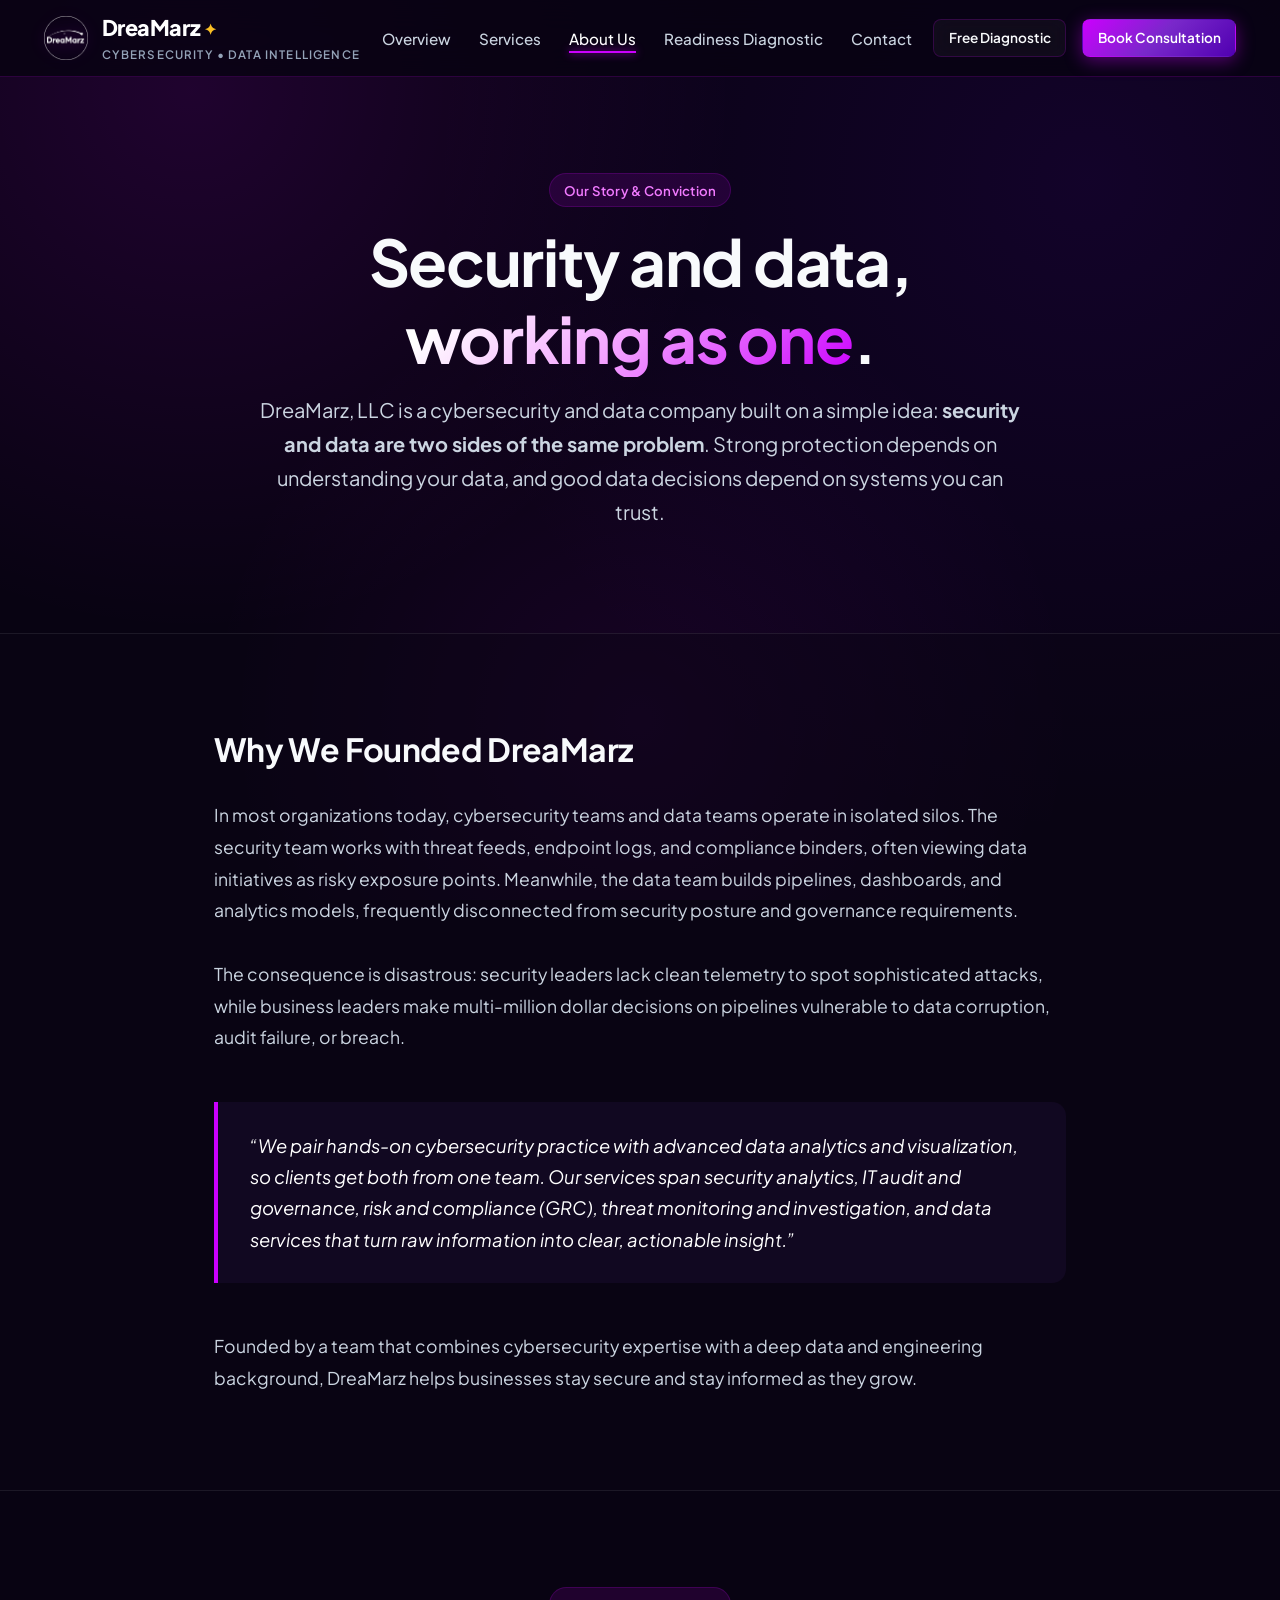
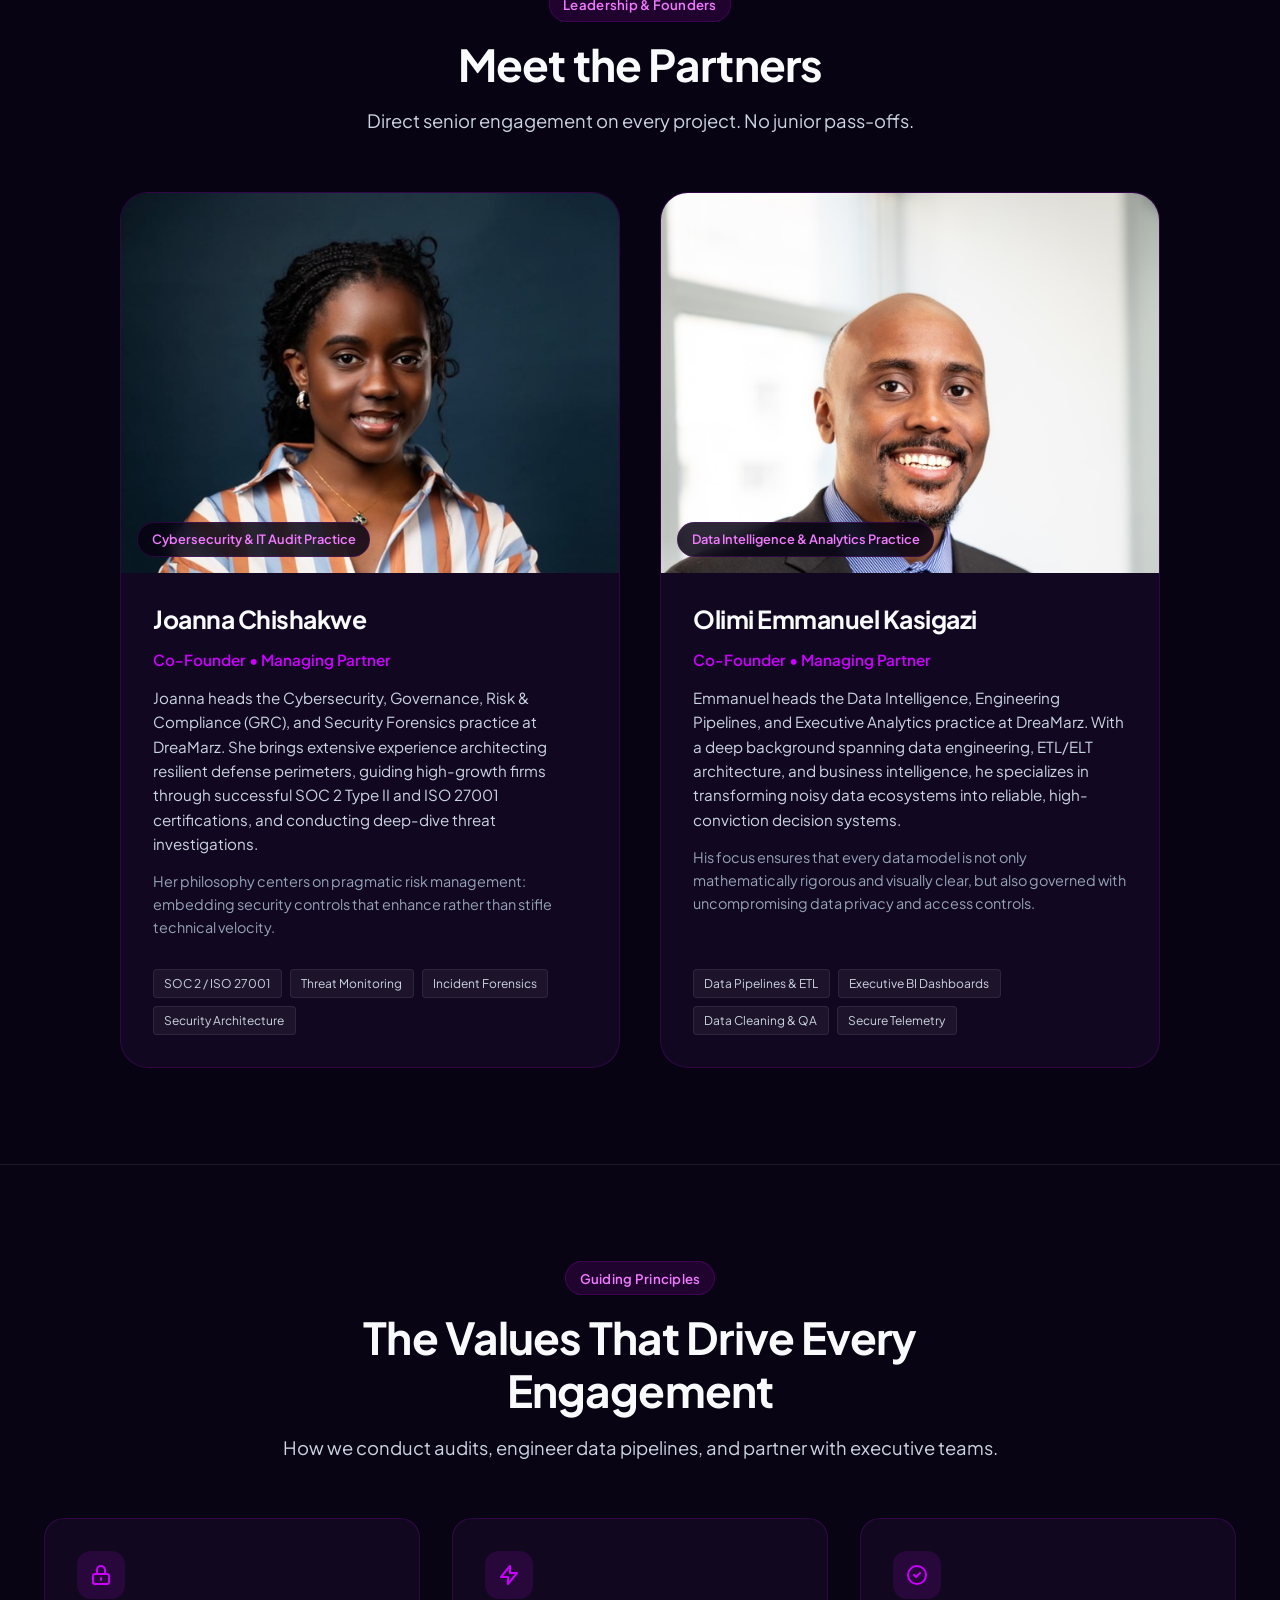
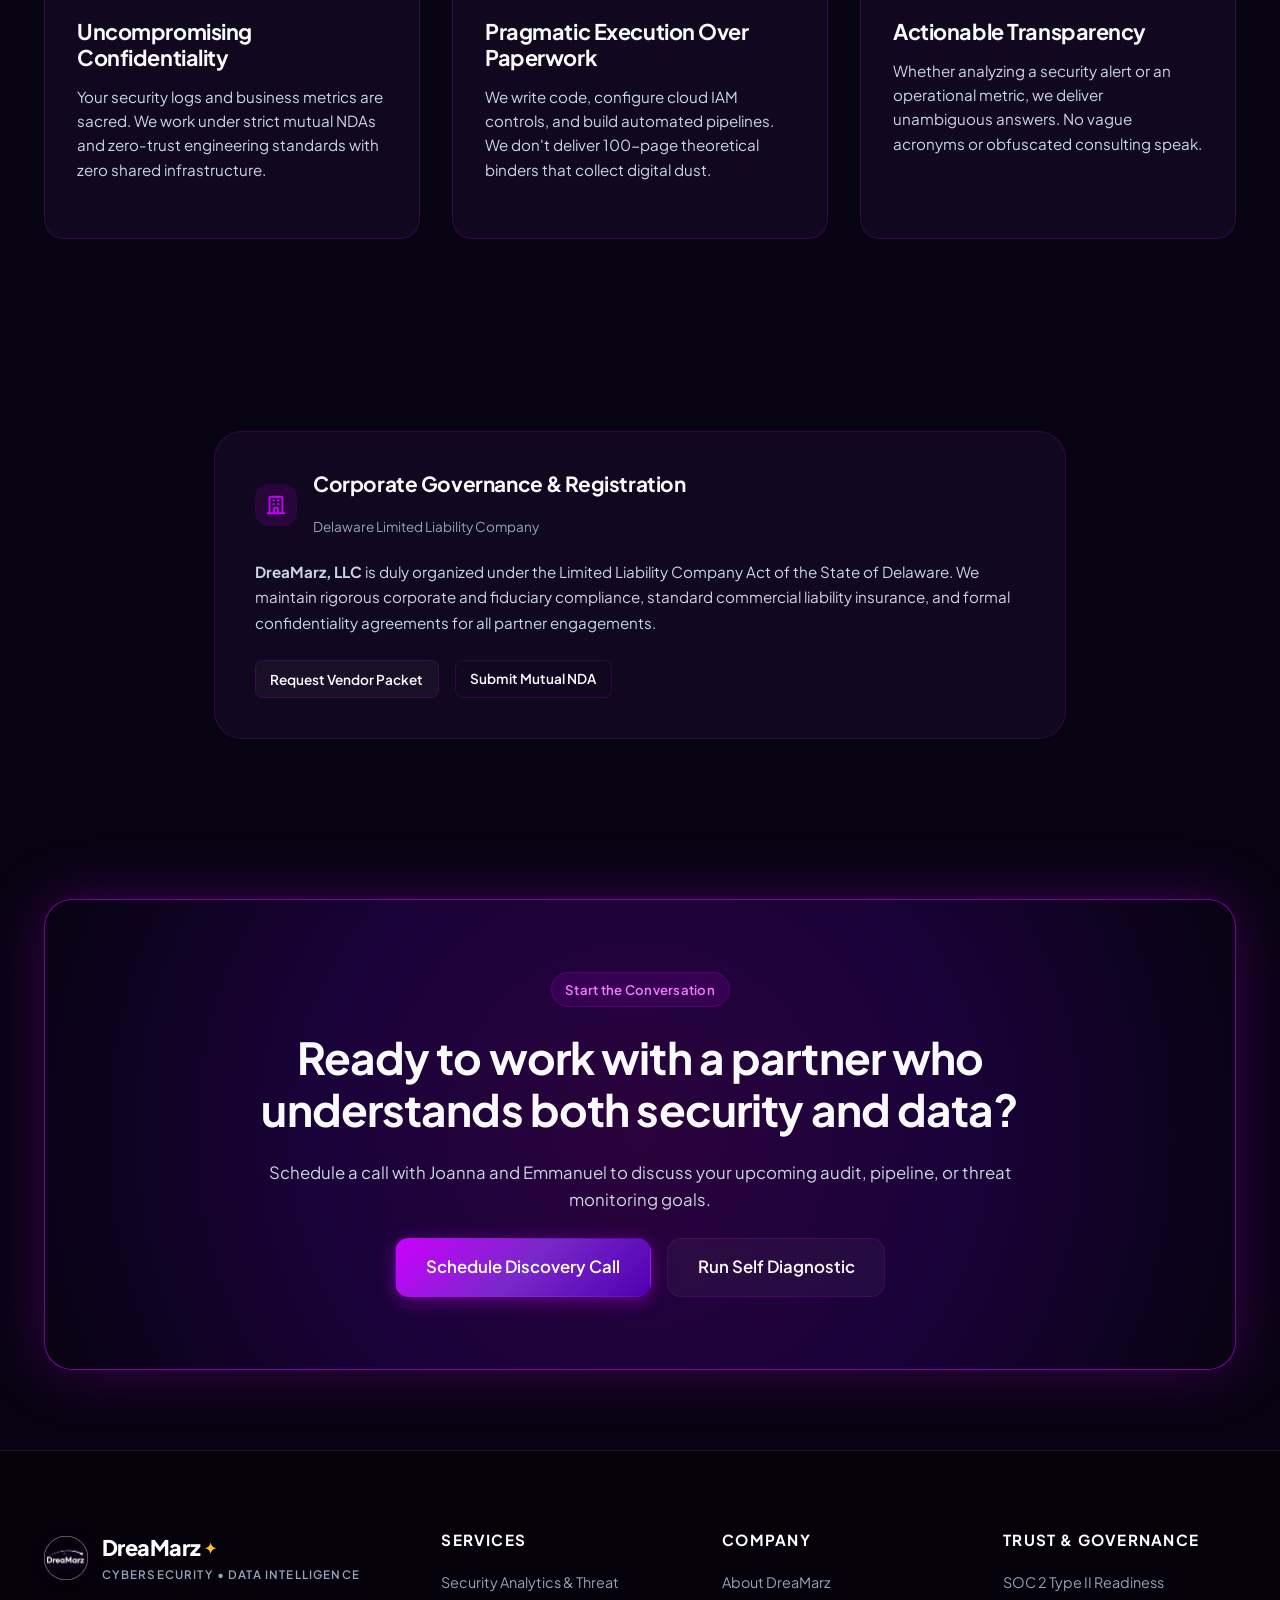
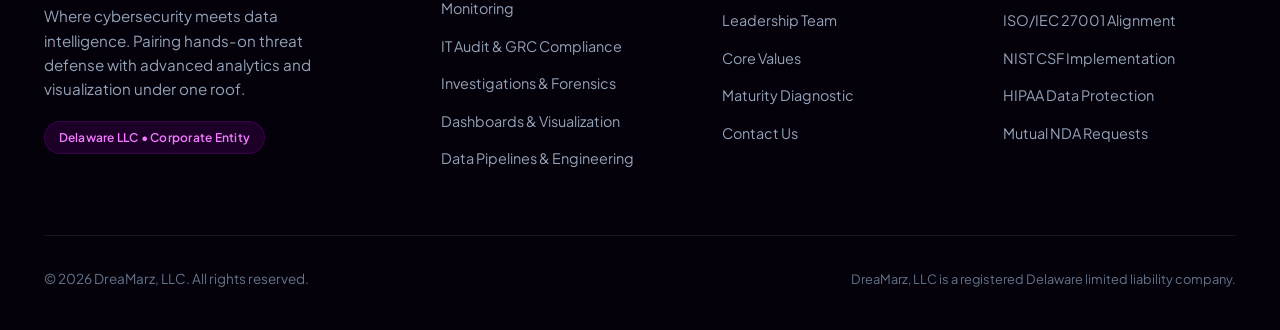
<file: about.html>
<!DOCTYPE html>
<html lang="en">
<head>
  <meta charset="UTF-8">
  <meta name="viewport" content="width=device-width, initial-scale=1.0">
  <title>About Us | DreaMarz - Security and Data, Working as One</title>
  <meta name="description" content="Learn about DreaMarz, LLC. Built on the conviction that cybersecurity and data intelligence are two sides of the same problem. Meet our co-founders Olimi Emmanuel Kasigazi and Joanna Chishakwe.">
  <link rel="preconnect" href="https://fonts.googleapis.com">
  <link rel="preconnect" href="https://fonts.gstatic.com" crossorigin>
  <link href="https://fonts.googleapis.com/css2?family=JetBrains+Mono:wght@400;500;700&family=Plus+Jakarta+Sans:wght@400;500;600;700;800&display=swap" rel="stylesheet">
  <link rel="stylesheet" href="assets/css/style.css">
  <link rel="icon" type="image/png" href="assets/images/logo.png">
</head>
<body>

  <!-- Navigation Bar -->
  <header class="site-header">
    <div class="container nav-wrapper">
      <a href="index.html" class="brand-link" aria-label="DreaMarz Home">
        <img src="assets/images/logo.png" alt="DreaMarz Logo" class="brand-logo-img">
        <div class="brand-meta">
          <span class="brand-name">DreaMarz <span class="brand-star">✦</span></span>
          <span class="brand-tagline">Cybersecurity &bull; Data Intelligence</span>
        </div>
      </a>

      <nav aria-label="Main Navigation">
        <ul class="nav-menu">
          <li><a href="index.html" class="nav-link">Overview</a></li>
          <li><a href="services.html" class="nav-link">Services</a></li>
          <li><a href="about.html" class="nav-link active">About Us</a></li>
          <li><a href="assessment.html" class="nav-link">Readiness Diagnostic</a></li>
          <li><a href="contact.html" class="nav-link">Contact</a></li>
        </ul>
      </nav>

      <div class="nav-actions">
        <a href="assessment.html" class="btn btn-secondary btn-sm">Free Diagnostic</a>
        <a href="contact.html" class="btn btn-primary btn-sm">Book Consultation</a>
      </div>

      <button class="mobile-toggle" aria-label="Open mobile menu">
        <svg fill="none" stroke="currentColor" viewBox="0 0 24 24" stroke-width="2">
          <path stroke-linecap="round" stroke-linejoin="round" d="M4 6h16M4 12h16M4 18h16"/>
        </svg>
      </button>
    </div>
  </header>

  <!-- Mobile Drawer -->
  <div class="drawer-overlay"></div>
  <aside class="mobile-drawer" aria-label="Mobile Navigation Drawer">
    <div>
      <div class="drawer-header">
        <div class="brand-meta">
          <span class="brand-name">DreaMarz <span class="brand-star">✦</span></span>
          <span class="brand-tagline">Security + Data</span>
        </div>
        <button class="drawer-close" aria-label="Close menu">&times;</button>
      </div>
      <ul class="drawer-links">
        <li><a href="index.html">Overview</a></li>
        <li><a href="services.html">Services</a></li>
        <li><a href="about.html">About Us</a></li>
        <li><a href="assessment.html">Readiness Diagnostic</a></li>
        <li><a href="contact.html">Contact Us</a></li>
      </ul>
    </div>
    <div style="display:flex; flex-direction:column; gap:0.75rem;">
      <a href="assessment.html" class="btn btn-secondary" style="width:100%;">Readiness Diagnostic</a>
      <a href="contact.html" class="btn btn-primary" style="width:100%;">Schedule Consultation</a>
    </div>
  </aside>

  <!-- Hero Section -->
  <section class="section-padding" style="padding-bottom: 3rem;">
    <div class="container container-narrow text-center">
      <div class="section-header">
        <div class="pill">Our Story &amp; Conviction</div>
        <h1>Security and data, <span class="gradient-text">working as one</span>.</h1>
        <p class="section-subtitle" style="font-size: 1.25rem; line-height: 1.7;">
          DreaMarz, LLC is a cybersecurity and data company built on a simple idea: <strong>security and data are two sides of the same problem</strong>. Strong protection depends on understanding your data, and good data decisions depend on systems you can trust.
        </p>
      </div>
    </div>
  </section>

  <!-- Narrative / The Problem We Solve -->
  <section class="section-padding" style="background: rgba(10,5,22,0.4); border-top: 1px solid var(--border-light); border-bottom: 1px solid var(--border-light);">
    <div class="container container-narrow">
      <div style="display: flex; flex-direction: column; gap: 2rem;">
        <h2 style="font-size: 2rem;">Why We Founded DreaMarz</h2>
        
        <p style="font-size: 1.1rem; line-height: 1.8; color: var(--text-secondary);">
          In most organizations today, cybersecurity teams and data teams operate in isolated silos. The security team works with threat feeds, endpoint logs, and compliance binders, often viewing data initiatives as risky exposure points. Meanwhile, the data team builds pipelines, dashboards, and analytics models, frequently disconnected from security posture and governance requirements.
        </p>

        <p style="font-size: 1.1rem; line-height: 1.8; color: var(--text-secondary);">
          The consequence is disastrous: security leaders lack clean telemetry to spot sophisticated attacks, while business leaders make multi-million dollar decisions on pipelines vulnerable to data corruption, audit failure, or breach.
        </p>

        <div style="background: var(--bg-card); border-left: 4px solid var(--primary); padding: 1.75rem 2rem; border-radius: 0 var(--radius-md) var(--radius-md) 0; margin: 1rem 0;">
          <p style="font-size: 1.15rem; color: #ffffff; font-style: italic; line-height: 1.7;">
            “We pair hands-on cybersecurity practice with advanced data analytics and visualization, so clients get both from one team. Our services span security analytics, IT audit and governance, risk and compliance (GRC), threat monitoring and investigation, and data services that turn raw information into clear, actionable insight.”
          </p>
        </div>

        <p style="font-size: 1.1rem; line-height: 1.8; color: var(--text-secondary);">
          Founded by a team that combines cybersecurity expertise with a deep data and engineering background, DreaMarz helps businesses stay secure and stay informed as they grow.
        </p>
      </div>
    </div>
  </section>

  <!-- Leadership Section -->
  <section id="leadership" class="section-padding">
    <div class="container">
      <div class="section-header">
        <div class="pill">Leadership &amp; Founders</div>
        <h2>Meet the Partners</h2>
        <p class="section-subtitle">
          Direct senior engagement on every project. No junior pass-offs.
        </p>
      </div>

      <div class="team-grid">
        <!-- Joanna Chishakwe -->
        <div class="founder-card">
          <div class="founder-img-wrap">
            <img src="assets/images/joanna-chishakwe-portrait.jpg" alt="Joanna Chishakwe" class="founder-img">
            <div class="founder-overlay-badge">Cybersecurity &amp; IT Audit Practice</div>
          </div>
          <div class="founder-body">
            <h3 class="founder-name">Joanna Chishakwe</h3>
            <span class="founder-role">Co-Founder &bull; Managing Partner</span>
            <p class="founder-bio">
              Joanna heads the Cybersecurity, Governance, Risk &amp; Compliance (GRC), and Security Forensics practice at DreaMarz. She brings extensive experience architecting resilient defense perimeters, guiding high-growth firms through successful SOC 2 Type II and ISO 27001 certifications, and conducting deep-dive threat investigations.
            </p>
            <p class="founder-bio" style="font-size: 0.9rem; color: var(--text-muted);">
              Her philosophy centers on pragmatic risk management: embedding security controls that enhance rather than stifle technical velocity.
            </p>
            <div class="founder-specialties">
              <span class="spec-badge">SOC 2 / ISO 27001</span>
              <span class="spec-badge">Threat Monitoring</span>
              <span class="spec-badge">Incident Forensics</span>
              <span class="spec-badge">Security Architecture</span>
            </div>
          </div>
        </div>

        <!-- Olimi Emmanuel Kasigazi -->
        <div class="founder-card">
          <div class="founder-img-wrap">
            <img src="assets/images/olimi-kasigazi-portrait.jpg" alt="Olimi Emmanuel Kasigazi" class="founder-img">
            <div class="founder-overlay-badge">Data Intelligence &amp; Analytics Practice</div>
          </div>
          <div class="founder-body">
            <h3 class="founder-name">Olimi Emmanuel Kasigazi</h3>
            <span class="founder-role">Co-Founder &bull; Managing Partner</span>
            <p class="founder-bio">
              Emmanuel heads the Data Intelligence, Engineering Pipelines, and Executive Analytics practice at DreaMarz. With a deep background spanning data engineering, ETL/ELT architecture, and business intelligence, he specializes in transforming noisy data ecosystems into reliable, high-conviction decision systems.
            </p>
            <p class="founder-bio" style="font-size: 0.9rem; color: var(--text-muted);">
              His focus ensures that every data model is not only mathematically rigorous and visually clear, but also governed with uncompromising data privacy and access controls.
            </p>
            <div class="founder-specialties">
              <span class="spec-badge">Data Pipelines &amp; ETL</span>
              <span class="spec-badge">Executive BI Dashboards</span>
              <span class="spec-badge">Data Cleaning &amp; QA</span>
              <span class="spec-badge">Secure Telemetry</span>
            </div>
          </div>
        </div>
      </div>
    </div>
  </section>

  <!-- Core Operating Values -->
  <section id="values" class="section-padding" style="background: rgba(10,5,22,0.4); border-top: 1px solid var(--border-light);">
    <div class="container">
      <div class="section-header">
        <div class="pill">Guiding Principles</div>
        <h2>The Values That Drive Every Engagement</h2>
        <p class="section-subtitle">
          How we conduct audits, engineer data pipelines, and partner with executive teams.
        </p>
      </div>

      <div class="services-grid">
        <div class="service-card">
          <div>
            <div class="service-top">
              <div class="service-icon-box">
                <svg width="24" height="24" fill="none" stroke="currentColor" viewBox="0 0 24 24" stroke-width="2"><path stroke-linecap="round" stroke-linejoin="round" d="M12 15v2m-6 4h12a2 2 0 002-2v-6a2 2 0 00-2-2H6a2 2 0 00-2 2v6a2 2 0 002 2zm10-10V7a4 4 0 00-8 0v4h8z"/></svg>
              </div>
            </div>
            <h3 class="service-title">Uncompromising Confidentiality</h3>
            <p class="service-desc">
              Your security logs and business metrics are sacred. We work under strict mutual NDAs and zero-trust engineering standards with zero shared infrastructure.
            </p>
          </div>
        </div>

        <div class="service-card">
          <div>
            <div class="service-top">
              <div class="service-icon-box">
                <svg width="24" height="24" fill="none" stroke="currentColor" viewBox="0 0 24 24" stroke-width="2"><path stroke-linecap="round" stroke-linejoin="round" d="M13 10V3L4 14h7v7l9-11h-7z"/></svg>
              </div>
            </div>
            <h3 class="service-title">Pragmatic Execution Over Paperwork</h3>
            <p class="service-desc">
              We write code, configure cloud IAM controls, and build automated pipelines. We don't deliver 100-page theoretical binders that collect digital dust.
            </p>
          </div>
        </div>

        <div class="service-card">
          <div>
            <div class="service-top">
              <div class="service-icon-box">
                <svg width="24" height="24" fill="none" stroke="currentColor" viewBox="0 0 24 24" stroke-width="2"><path stroke-linecap="round" stroke-linejoin="round" d="M9 12l2 2 4-4m6 2a9 9 0 11-18 0 9 9 0 0118 0z"/></svg>
              </div>
            </div>
            <h3 class="service-title">Actionable Transparency</h3>
            <p class="service-desc">
              Whether analyzing a security alert or an operational metric, we deliver unambiguous answers. No vague acronyms or obfuscated consulting speak.
            </p>
          </div>
        </div>
      </div>
    </div>
  </section>

  <!-- Corporate Registration & Governance -->
  <section class="section-padding">
    <div class="container container-narrow">
      <div class="synergy-card" style="padding: 2.5rem; border-color: var(--border-subtle);">
        <div style="display:flex; align-items:center; gap:1rem; margin-bottom:1.25rem;">
          <div class="service-icon-box" style="width:42px; height:42px;">
            <svg width="22" height="22" fill="none" stroke="currentColor" viewBox="0 0 24 24" stroke-width="2"><path stroke-linecap="round" stroke-linejoin="round" d="M19 21V5a2 2 0 00-2-2H7a2 2 0 00-2 2v16m14 0h2m-2 0h-5m-9 0H3m2 0h5M9 7h1m-1 4h1m4-4h1m-1 4h1m-5 10v-5a1 1 0 011-1h2a1 1 0 011 1v5m-4 0h4"/></svg>
          </div>
          <div>
            <h3 style="font-size:1.3rem;">Corporate Governance &amp; Registration</h3>
            <span style="font-size:0.85rem; color:var(--text-muted);">Delaware Limited Liability Company</span>
          </div>
        </div>
        <p style="font-size:0.95rem; color:var(--text-secondary); line-height:1.7;">
          <strong>DreaMarz, LLC</strong> is duly organized under the Limited Liability Company Act of the State of Delaware. We maintain rigorous corporate and fiduciary compliance, standard commercial liability insurance, and formal confidentiality agreements for all partner engagements.
        </p>
        <div style="margin-top:1.5rem; display:flex; gap:1rem; flex-wrap:wrap;">
          <a href="contact.html" class="btn btn-secondary btn-sm">Request Vendor Packet</a>
          <a href="contact.html#nda" class="btn btn-outline btn-sm">Submit Mutual NDA</a>
        </div>
      </div>
    </div>
  </section>

  <!-- CTA Banner -->
  <section class="container">
    <div class="cta-banner">
      <div class="cta-banner-content">
        <div class="pill">Start the Conversation</div>
        <h2>Ready to work with a partner who understands both security and data?</h2>
        <p>Schedule a call with Joanna and Emmanuel to discuss your upcoming audit, pipeline, or threat monitoring goals.</p>
        <div style="display:flex; gap:1rem; flex-wrap:wrap; justify-content:center;">
          <a href="contact.html" class="btn btn-primary btn-lg">Schedule Discovery Call</a>
          <a href="assessment.html" class="btn btn-secondary btn-lg">Run Self Diagnostic</a>
        </div>
      </div>
    </div>
  </section>

  <!-- Footer -->
  <footer class="site-footer">
    <div class="container">
      <div class="footer-top">
        <div class="footer-brand">
          <a href="index.html" class="brand-link">
            <img src="assets/images/logo.png" alt="DreaMarz Logo" class="brand-logo-img">
            <div class="brand-meta">
              <span class="brand-name">DreaMarz <span class="brand-star">✦</span></span>
              <span class="brand-tagline">Cybersecurity &bull; Data Intelligence</span>
            </div>
          </a>
          <p>
            Where cybersecurity meets data intelligence. Pairing hands-on threat defense with advanced analytics and visualization under one roof.
          </p>
          <div class="pill" style="font-size:0.75rem;">
            <span>Delaware LLC &bull; Corporate Entity</span>
          </div>
        </div>

        <div class="footer-col">
          <h4>Services</h4>
          <ul class="footer-links">
            <li><a href="services.html#threat-monitoring">Security Analytics &amp; Threat Monitoring</a></li>
            <li><a href="services.html#it-audit">IT Audit &amp; GRC Compliance</a></li>
            <li><a href="services.html#investigations">Investigations &amp; Forensics</a></li>
            <li><a href="services.html#data-analytics">Dashboards &amp; Visualization</a></li>
            <li><a href="services.html#data-services">Data Pipelines &amp; Engineering</a></li>
          </ul>
        </div>

        <div class="footer-col">
          <h4>Company</h4>
          <ul class="footer-links">
            <li><a href="about.html">About DreaMarz</a></li>
            <li><a href="about.html#leadership">Leadership Team</a></li>
            <li><a href="about.html#values">Core Values</a></li>
            <li><a href="assessment.html">Maturity Diagnostic</a></li>
            <li><a href="contact.html">Contact Us</a></li>
          </ul>
        </div>

        <div class="footer-col">
          <h4>Trust &amp; Governance</h4>
          <ul class="footer-links">
            <li><a href="services.html#frameworks">SOC 2 Type II Readiness</a></li>
            <li><a href="services.html#frameworks">ISO/IEC 27001 Alignment</a></li>
            <li><a href="services.html#frameworks">NIST CSF Implementation</a></li>
            <li><a href="services.html#frameworks">HIPAA Data Protection</a></li>
            <li><a href="contact.html#nda">Mutual NDA Requests</a></li>
          </ul>
        </div>
      </div>

      <div class="footer-bottom">
        <div>
          &copy; <span class="current-year">2026</span> DreaMarz, LLC. All rights reserved.
        </div>
        <div class="footer-legal-notice">
          DreaMarz, LLC is a registered Delaware limited liability company.
        </div>
      </div>
    </div>
  </footer>

  <script src="assets/js/main.js"></script>
</body>
</html>
</file>
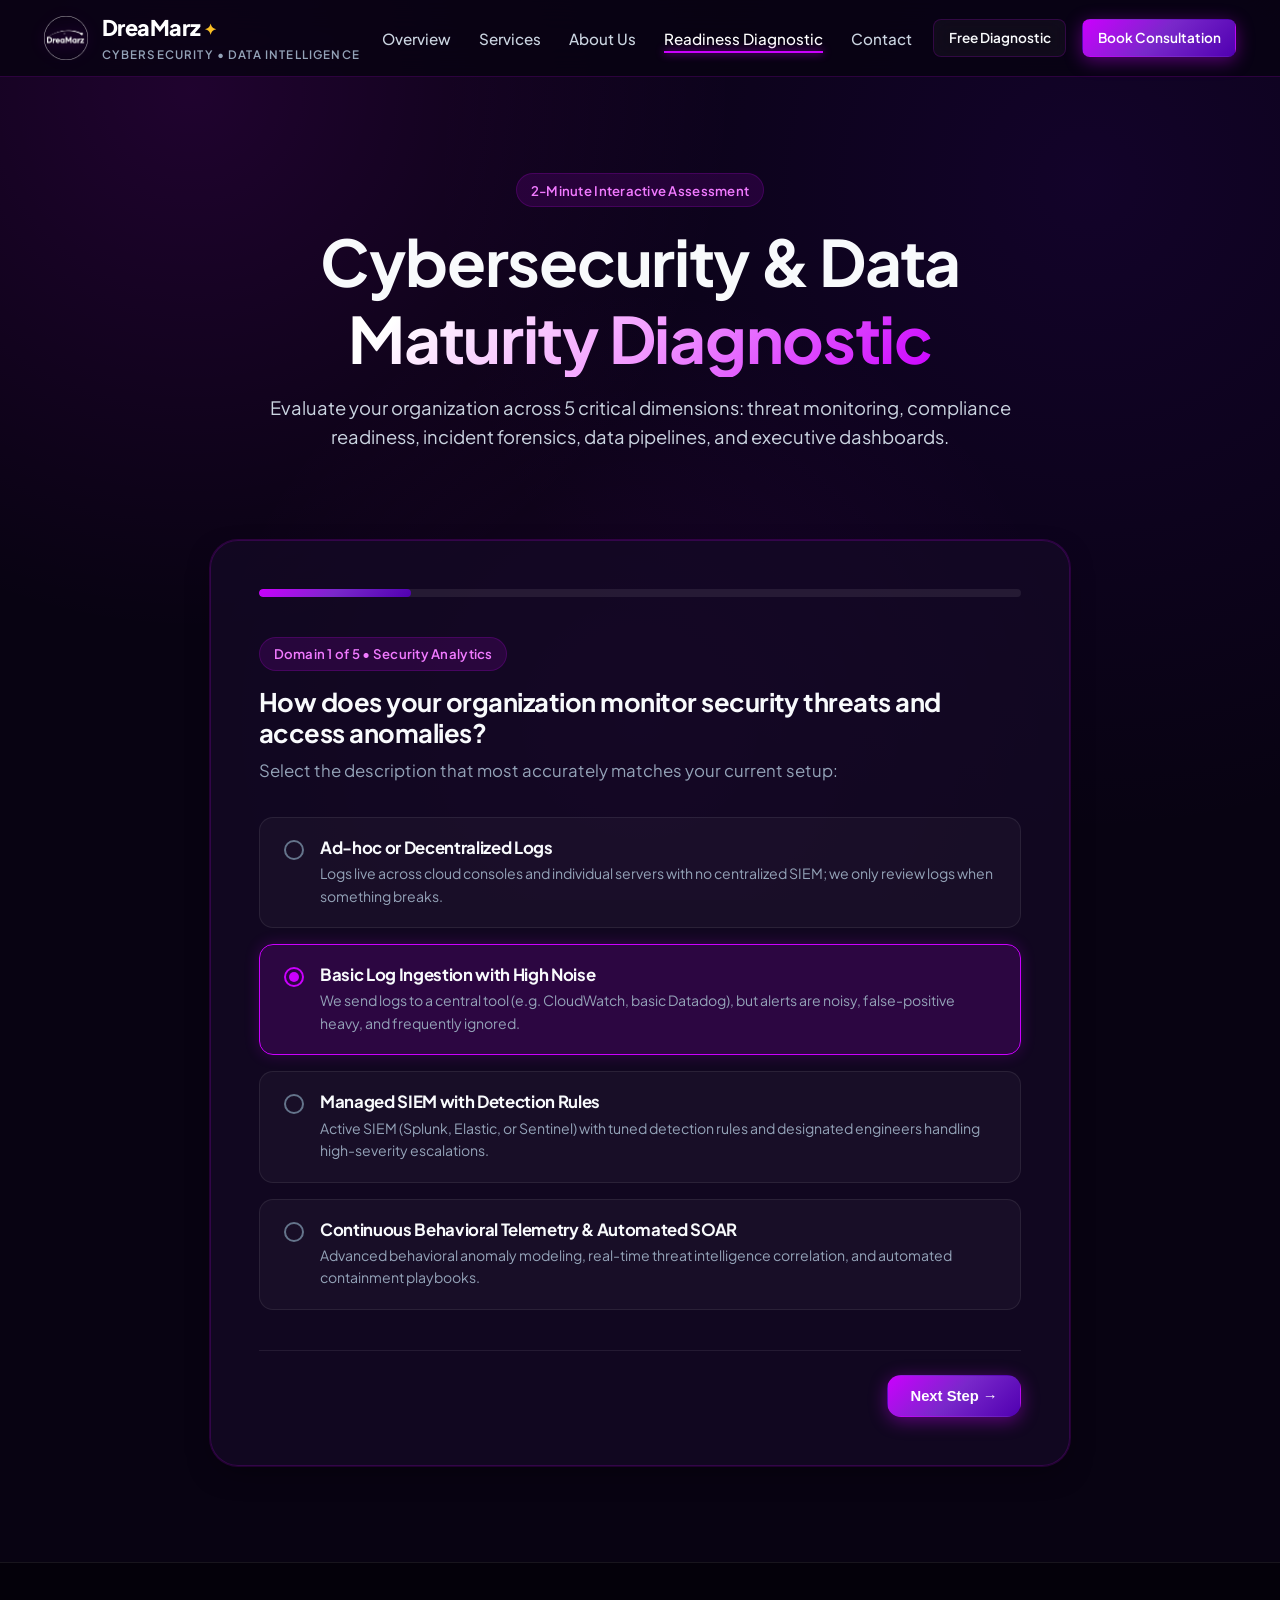
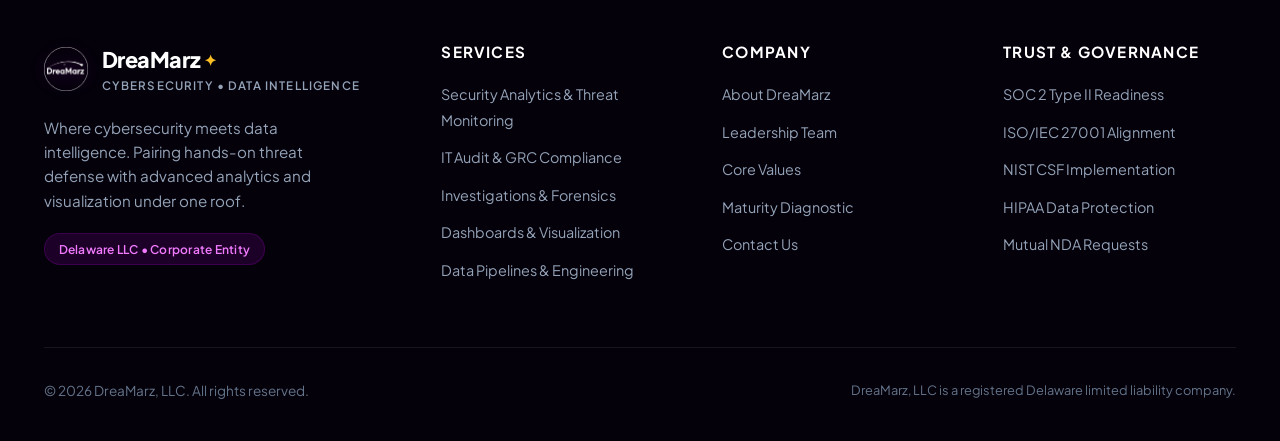
<file: assessment.html>
<!DOCTYPE html>
<html lang="en">
<head>
  <meta charset="UTF-8">
  <meta name="viewport" content="width=device-width, initial-scale=1.0">
  <title>Security & Data Readiness Diagnostic | DreaMarz</title>
  <meta name="description" content="Take the free 2-minute DreaMarz Cybersecurity & Data Maturity Diagnostic. Benchmark your threat posture, compliance audit readiness, and data pipeline resiliency.">
  <link rel="preconnect" href="https://fonts.googleapis.com">
  <link rel="preconnect" href="https://fonts.gstatic.com" crossorigin>
  <link href="https://fonts.googleapis.com/css2?family=JetBrains+Mono:wght@400;500;700&family=Plus+Jakarta+Sans:wght@400;500;600;700;800&display=swap" rel="stylesheet">
  <link rel="stylesheet" href="assets/css/style.css">
  <link rel="icon" type="image/png" href="assets/images/logo.png">
</head>
<body>

  <!-- Navigation Bar -->
  <header class="site-header">
    <div class="container nav-wrapper">
      <a href="index.html" class="brand-link" aria-label="DreaMarz Home">
        <img src="assets/images/logo.png" alt="DreaMarz Logo" class="brand-logo-img">
        <div class="brand-meta">
          <span class="brand-name">DreaMarz <span class="brand-star">✦</span></span>
          <span class="brand-tagline">Cybersecurity &bull; Data Intelligence</span>
        </div>
      </a>

      <nav aria-label="Main Navigation">
        <ul class="nav-menu">
          <li><a href="index.html" class="nav-link">Overview</a></li>
          <li><a href="services.html" class="nav-link">Services</a></li>
          <li><a href="about.html" class="nav-link">About Us</a></li>
          <li><a href="assessment.html" class="nav-link active">Readiness Diagnostic</a></li>
          <li><a href="contact.html" class="nav-link">Contact</a></li>
        </ul>
      </nav>

      <div class="nav-actions">
        <a href="assessment.html" class="btn btn-secondary btn-sm">Free Diagnostic</a>
        <a href="contact.html" class="btn btn-primary btn-sm">Book Consultation</a>
      </div>

      <button class="mobile-toggle" aria-label="Open mobile menu">
        <svg fill="none" stroke="currentColor" viewBox="0 0 24 24" stroke-width="2">
          <path stroke-linecap="round" stroke-linejoin="round" d="M4 6h16M4 12h16M4 18h16"/>
        </svg>
      </button>
    </div>
  </header>

  <!-- Mobile Drawer -->
  <div class="drawer-overlay"></div>
  <aside class="mobile-drawer" aria-label="Mobile Navigation Drawer">
    <div>
      <div class="drawer-header">
        <div class="brand-meta">
          <span class="brand-name">DreaMarz <span class="brand-star">✦</span></span>
          <span class="brand-tagline">Security + Data</span>
        </div>
        <button class="drawer-close" aria-label="Close menu">&times;</button>
      </div>
      <ul class="drawer-links">
        <li><a href="index.html">Overview</a></li>
        <li><a href="services.html">Services</a></li>
        <li><a href="about.html">About Us</a></li>
        <li><a href="assessment.html">Readiness Diagnostic</a></li>
        <li><a href="contact.html">Contact Us</a></li>
      </ul>
    </div>
    <div style="display:flex; flex-direction:column; gap:0.75rem;">
      <a href="assessment.html" class="btn btn-secondary" style="width:100%;">Readiness Diagnostic</a>
      <a href="contact.html" class="btn btn-primary" style="width:100%;">Schedule Consultation</a>
    </div>
  </aside>

  <!-- Diagnostic Header -->
  <section class="section-padding" style="padding-bottom: 2rem;">
    <div class="container text-center">
      <div class="section-header">
        <div class="pill">2-Minute Interactive Assessment</div>
        <h1>Cybersecurity &amp; Data <span class="gradient-text">Maturity Diagnostic</span></h1>
        <p class="section-subtitle">
          Evaluate your organization across 5 critical dimensions: threat monitoring, compliance readiness, incident forensics, data pipelines, and executive dashboards.
        </p>
      </div>
    </div>
  </section>

  <!-- Interactive Quiz Container -->
  <section class="container" style="margin-bottom: 6rem;">
    <div class="assessment-container">
      <div class="quiz-progress-bar">
        <div class="quiz-progress-fill"></div>
      </div>

      <!-- Question 1: Threat Monitoring -->
      <div class="quiz-step active" id="step-0">
        <span class="pill" style="margin-bottom: 1rem;">Domain 1 of 5 &bull; Security Analytics</span>
        <h3 class="quiz-question-title">How does your organization monitor security threats and access anomalies?</h3>
        <p class="quiz-question-sub">Select the description that most accurately matches your current setup:</p>

        <div class="quiz-options" data-question="q1">
          <div class="quiz-option-card" data-score="1">
            <div class="quiz-radio-indicator"></div>
            <div class="quiz-option-text">
              <h4>Ad-hoc or Decentralized Logs</h4>
              <p>Logs live across cloud consoles and individual servers with no centralized SIEM; we only review logs when something breaks.</p>
            </div>
          </div>

          <div class="quiz-option-card selected" data-score="2">
            <div class="quiz-radio-indicator"></div>
            <div class="quiz-option-text">
              <h4>Basic Log Ingestion with High Noise</h4>
              <p>We send logs to a central tool (e.g. CloudWatch, basic Datadog), but alerts are noisy, false-positive heavy, and frequently ignored.</p>
            </div>
          </div>

          <div class="quiz-option-card" data-score="3">
            <div class="quiz-radio-indicator"></div>
            <div class="quiz-option-text">
              <h4>Managed SIEM with Detection Rules</h4>
              <p>Active SIEM (Splunk, Elastic, or Sentinel) with tuned detection rules and designated engineers handling high-severity escalations.</p>
            </div>
          </div>

          <div class="quiz-option-card" data-score="4">
            <div class="quiz-radio-indicator"></div>
            <div class="quiz-option-text">
              <h4>Continuous Behavioral Telemetry &amp; Automated SOAR</h4>
              <p>Advanced behavioral anomaly modeling, real-time threat intelligence correlation, and automated containment playbooks.</p>
            </div>
          </div>
        </div>
      </div>

      <!-- Question 2: IT Audit & GRC -->
      <div class="quiz-step" id="step-1">
        <span class="pill" style="margin-bottom: 1rem;">Domain 2 of 5 &bull; IT Audit &amp; Compliance</span>
        <h3 class="quiz-question-title">What is your current posture regarding regulatory compliance (SOC 2, ISO 27001, HIPAA)?</h3>
        <p class="quiz-question-sub">Select your team's compliance and audit status:</p>

        <div class="quiz-options" data-question="q2">
          <div class="quiz-option-card" data-score="1">
            <div class="quiz-radio-indicator"></div>
            <div class="quiz-option-text">
              <h4>No Formal Framework Implemented</h4>
              <p>We do not currently have SOC 2 or ISO certification; customer security questionnaires are handled manually and painfully.</p>
            </div>
          </div>

          <div class="quiz-option-card selected" data-score="2">
            <div class="quiz-radio-indicator"></div>
            <div class="quiz-option-text">
              <h4>Impending Audit or Manual Checklists</h4>
              <p>Enterprise prospects require SOC 2 / ISO soon, but we rely on spreadsheets and manual screenshot hunting for evidence.</p>
            </div>
          </div>

          <div class="quiz-option-card" data-score="3">
            <div class="quiz-radio-indicator"></div>
            <div class="quiz-option-text">
              <h4>Certified with Semi-Automated Evidence</h4>
              <p>We have achieved SOC 2 Type I or II using a compliance platform, but remediations and vendor reviews still require significant manual overhead.</p>
            </div>
          </div>

          <div class="quiz-option-card" data-score="4">
            <div class="quiz-radio-indicator"></div>
            <div class="quiz-option-text">
              <h4>Continuous Automated Compliance Pipeline</h4>
              <p>Infrastructure as code, automated continuous control testing, zero-trust IAM policies, and clean auditor sign-offs year over year.</p>
            </div>
          </div>
        </div>
      </div>

      <!-- Question 3: Incident Forensics -->
      <div class="quiz-step" id="step-2">
        <span class="pill" style="margin-bottom: 1rem;">Domain 3 of 5 &bull; Incident Forensics</span>
        <h3 class="quiz-question-title">If an endpoint or database was breached today, how prepared is your response?</h3>
        <p class="quiz-question-sub">Evaluate your forensic reconstruction readiness:</p>

        <div class="quiz-options" data-question="q3">
          <div class="quiz-option-card" data-score="1">
            <div class="quiz-radio-indicator"></div>
            <div class="quiz-option-text">
              <h4>Unprepared / No Runbook</h4>
              <p>No written incident response plan, forensic data retention policies, or assigned technical lead for breach investigation.</p>
            </div>
          </div>

          <div class="quiz-option-card selected" data-score="2">
            <div class="quiz-radio-indicator"></div>
            <div class="quiz-option-text">
              <h4>Basic Runbook, Untested Forensics</h4>
              <p>We have a generic incident response document, but haven't performed forensic drills, memory capture, or data exposure blast radius checks.</p>
            </div>
          </div>

          <div class="quiz-option-card" data-score="3">
            <div class="quiz-radio-indicator"></div>
            <div class="quiz-option-text">
              <h4>Trained Response Team with Log Trails</h4>
              <p>Incident playbooks are documented; engineers know how to isolate compromised hosts and preserve cloud audit trails.</p>
            </div>
          </div>

          <div class="quiz-option-card" data-score="4">
            <div class="quiz-radio-indicator"></div>
            <div class="quiz-option-text">
              <h4>Institutional Forensics &amp; Retainer Readiness</h4>
              <p>Complete chain of custody preservation, automated memory/disk snapshotting, forensic playbooks, and rehearsed tabletop simulations.</p>
            </div>
          </div>
        </div>
      </div>

      <!-- Question 4: Data Pipelines & Quality -->
      <div class="quiz-step" id="step-3">
        <span class="pill" style="margin-bottom: 1rem;">Domain 4 of 5 &bull; Data Pipelines</span>
        <h3 class="quiz-question-title">How mature is your data infrastructure (ETL/ELT, cleaning, warehouse)?</h3>
        <p class="quiz-question-sub">Assess the health and reliability of your data flows:</p>

        <div class="quiz-options" data-question="q4">
          <div class="quiz-option-card" data-score="1">
            <div class="quiz-radio-indicator"></div>
            <div class="quiz-option-text">
              <h4>Disjointed Silos &amp; CSV Exports</h4>
              <p>Data is trapped in disconnected SaaS tools and production databases; reports are cobbled together manually in Excel.</p>
            </div>
          </div>

          <div class="quiz-option-card selected" data-score="2">
            <div class="quiz-radio-indicator"></div>
            <div class="quiz-option-text">
              <h4>Fragile Custom Scripts</h4>
              <p>Basic pipelines move data, but scripts fail frequently on schema changes, duplicate records exist, and data hygiene is inconsistent.</p>
            </div>
          </div>

          <div class="quiz-option-card" data-score="3">
            <div class="quiz-radio-indicator"></div>
            <div class="quiz-option-text">
              <h4>Modern Data Warehouse (Snowflake / BigQuery)</h4>
              <p>Centralized cloud warehouse with automated ingestion; dbt transformations in place with baseline data quality checks.</p>
            </div>
          </div>

          <div class="quiz-option-card" data-score="4">
            <div class="quiz-radio-indicator"></div>
            <div class="quiz-option-text">
              <h4>Resilient, Governed Real-Time Pipelines</h4>
              <p>High-throughput fault-tolerant pipeline orchestration, automated schema validation, PII tokenization, and sub-minute data freshness.</p>
            </div>
          </div>
        </div>
      </div>

      <!-- Question 5: BI Dashboards & Decision Intelligence -->
      <div class="quiz-step" id="step-4">
        <span class="pill" style="margin-bottom: 1rem;">Domain 5 of 5 &bull; Visualization &amp; Dashboards</span>
        <h3 class="quiz-question-title">How easily can executives and operators extract clear insight from your systems?</h3>
        <p class="quiz-question-sub">Evaluate visibility across business and security performance:</p>

        <div class="quiz-options" data-question="q5">
          <div class="quiz-option-card" data-score="1">
            <div class="quiz-radio-indicator"></div>
            <div class="quiz-option-text">
              <h4>Blind Spots / No Real-Time Dashboards</h4>
              <p>Leadership waits days or weeks for end-of-month manual reports; zero cross-system visibility between security posture and business KPIs.</p>
            </div>
          </div>

          <div class="quiz-option-card selected" data-score="2">
            <div class="quiz-radio-indicator"></div>
            <div class="quiz-option-text">
              <h4>Scattered Tool-Specific Graphs</h4>
              <p>Each SaaS tool has its own dashboard, but nobody has a unified single-pane-of-glass; metrics often contradict one another.</p>
            </div>
          </div>

          <div class="quiz-option-card" data-score="3">
            <div class="quiz-radio-indicator"></div>
            <div class="quiz-option-text">
              <h4>Unified BI Portal (Tableau / Power BI)</h4>
              <p>Central executive dashboard modeling company KPIs, with defined user permissions and daily automated refreshes.</p>
            </div>
          </div>

          <div class="quiz-option-card" data-score="4">
            <div class="quiz-radio-indicator"></div>
            <div class="quiz-option-text">
              <h4>Unified Security &amp; Executive Intelligence Platform</h4>
              <p>Live operational and threat telemetry correlated in real-time, predictive threshold alerting, and instant drill-downs for board and C-suite.</p>
            </div>
          </div>
        </div>
      </div>

      <!-- Results View -->
      <div class="quiz-step" id="step-results">
        <div class="results-card">
          <div class="pill" style="margin-bottom: 1rem;">Diagnostic Completed</div>
          <h2 style="font-size: 2.2rem; margin-bottom: 0.5rem;">Your Organizational Maturity Score</h2>
          <p style="color: var(--text-secondary);">Calculated across security telemetry, audit readiness, and data pipeline integrity.</p>

          <div class="results-gauge">
            <span class="results-score-big" id="calc-score-val">65%</span>
            <span style="font-size: 0.8rem; color: var(--text-muted); text-transform: uppercase; letter-spacing: 0.05em;">Composite Score</span>
          </div>

          <div style="margin-bottom: 2rem;">
            <span class="pill" id="calc-tier-val" style="font-size: 1rem; padding: 0.5rem 1.25rem;">Managed / Growth Ready</span>
            <p id="calc-summary-text" style="margin-top: 1rem; max-width: 600px; margin-left: auto; margin-right: auto; font-size: 1.05rem;">
              Solid foundational controls. Critical gap: unifying siloed cloud logs with executive BI dashboards to eliminate blind spots.
            </p>
          </div>

          <!-- Domain Breakdown Bars -->
          <div class="results-breakdown-grid">
            <div class="domain-score-box">
              <div class="domain-header">
                <span>Threat Telemetry &amp; SIEM</span>
                <span style="color: var(--primary);">Domain 1</span>
              </div>
              <div class="domain-bar"><div class="domain-bar-fill" id="bar-threat" style="width: 50%;"></div></div>
            </div>

            <div class="domain-score-box">
              <div class="domain-header">
                <span>IT Audit &amp; GRC Compliance</span>
                <span style="color: var(--primary);">Domain 2</span>
              </div>
              <div class="domain-bar"><div class="domain-bar-fill" id="bar-grc" style="width: 50%;"></div></div>
            </div>

            <div class="domain-score-box">
              <div class="domain-header">
                <span>Incident Forensics &amp; Response</span>
                <span style="color: var(--primary);">Domain 3</span>
              </div>
              <div class="domain-bar"><div class="domain-bar-fill" id="bar-forensics" style="width: 50%;"></div></div>
            </div>

            <div class="domain-score-box">
              <div class="domain-header">
                <span>Data Pipelines &amp; Hygiene</span>
                <span style="color: var(--primary);">Domain 4</span>
              </div>
              <div class="domain-bar"><div class="domain-bar-fill" id="bar-data" style="width: 50%;"></div></div>
            </div>

            <div class="domain-score-box" style="grid-column: 1 / -1;">
              <div class="domain-header">
                <span>Executive Dashboards &amp; Visualization</span>
                <span style="color: var(--primary);">Domain 5</span>
              </div>
              <div class="domain-bar"><div class="domain-bar-fill" id="bar-dashboards" style="width: 50%;"></div></div>
            </div>
          </div>

          <!-- Immediate Action CTA -->
          <div style="background: rgba(203,0,254,0.06); border: 1px solid var(--border-focus); border-radius: var(--radius-lg); padding: 2rem; margin-top: 2rem;">
            <h3 style="font-size: 1.35rem; margin-bottom: 0.5rem;">Recommended Next Step</h3>
            <p style="font-size: 0.95rem; color: var(--text-secondary); margin-bottom: 1.5rem;">
              Review these results directly with DreaMarz practice leads Joanna Chishakwe (Cybersecurity) and Emmanuel Kasigazi (Data Intelligence) to receive a tailored, step-by-step remediation roadmap.
            </p>
            <div style="display: flex; gap: 1rem; justify-content: center; flex-wrap: wrap;">
              <a href="contact.html?source=diagnostic" class="btn btn-primary btn-lg">Schedule Debrief Consultation &rarr;</a>
              <button onclick="window.print()" class="btn btn-secondary btn-lg">Save Diagnostic Summary</button>
            </div>
          </div>
        </div>
      </div>

      <!-- Quiz Navigation Buttons -->
      <div class="quiz-nav-row" style="margin-top: 2rem; padding-top: 1.5rem; border-top: 1px solid var(--border-light);">
        <button id="quiz-prev" class="btn btn-outline" style="visibility: hidden;">&larr; Previous Question</button>
        <button id="quiz-next" class="btn btn-primary">Next Step &rarr;</button>
      </div>
    </div>
  </section>

  <!-- Footer -->
  <footer class="site-footer">
    <div class="container">
      <div class="footer-top">
        <div class="footer-brand">
          <a href="index.html" class="brand-link">
            <img src="assets/images/logo.png" alt="DreaMarz Logo" class="brand-logo-img">
            <div class="brand-meta">
              <span class="brand-name">DreaMarz <span class="brand-star">✦</span></span>
              <span class="brand-tagline">Cybersecurity &bull; Data Intelligence</span>
            </div>
          </a>
          <p>
            Where cybersecurity meets data intelligence. Pairing hands-on threat defense with advanced analytics and visualization under one roof.
          </p>
          <div class="pill" style="font-size:0.75rem;">
            <span>Delaware LLC &bull; Corporate Entity</span>
          </div>
        </div>

        <div class="footer-col">
          <h4>Services</h4>
          <ul class="footer-links">
            <li><a href="services.html#threat-monitoring">Security Analytics &amp; Threat Monitoring</a></li>
            <li><a href="services.html#it-audit">IT Audit &amp; GRC Compliance</a></li>
            <li><a href="services.html#investigations">Investigations &amp; Forensics</a></li>
            <li><a href="services.html#data-analytics">Dashboards &amp; Visualization</a></li>
            <li><a href="services.html#data-services">Data Pipelines &amp; Engineering</a></li>
          </ul>
        </div>

        <div class="footer-col">
          <h4>Company</h4>
          <ul class="footer-links">
            <li><a href="about.html">About DreaMarz</a></li>
            <li><a href="about.html#leadership">Leadership Team</a></li>
            <li><a href="about.html#values">Core Values</a></li>
            <li><a href="assessment.html">Maturity Diagnostic</a></li>
            <li><a href="contact.html">Contact Us</a></li>
          </ul>
        </div>

        <div class="footer-col">
          <h4>Trust &amp; Governance</h4>
          <ul class="footer-links">
            <li><a href="services.html#frameworks">SOC 2 Type II Readiness</a></li>
            <li><a href="services.html#frameworks">ISO/IEC 27001 Alignment</a></li>
            <li><a href="services.html#frameworks">NIST CSF Implementation</a></li>
            <li><a href="services.html#frameworks">HIPAA Data Protection</a></li>
            <li><a href="contact.html#nda">Mutual NDA Requests</a></li>
          </ul>
        </div>
      </div>

      <div class="footer-bottom">
        <div>
          &copy; <span class="current-year">2026</span> DreaMarz, LLC. All rights reserved.
        </div>
        <div class="footer-legal-notice">
          DreaMarz, LLC is a registered Delaware limited liability company.
        </div>
      </div>
    </div>
  </footer>

  <script src="assets/js/main.js"></script>
  <script src="assets/js/assessment.js"></script>
</body>
</html>
</file>
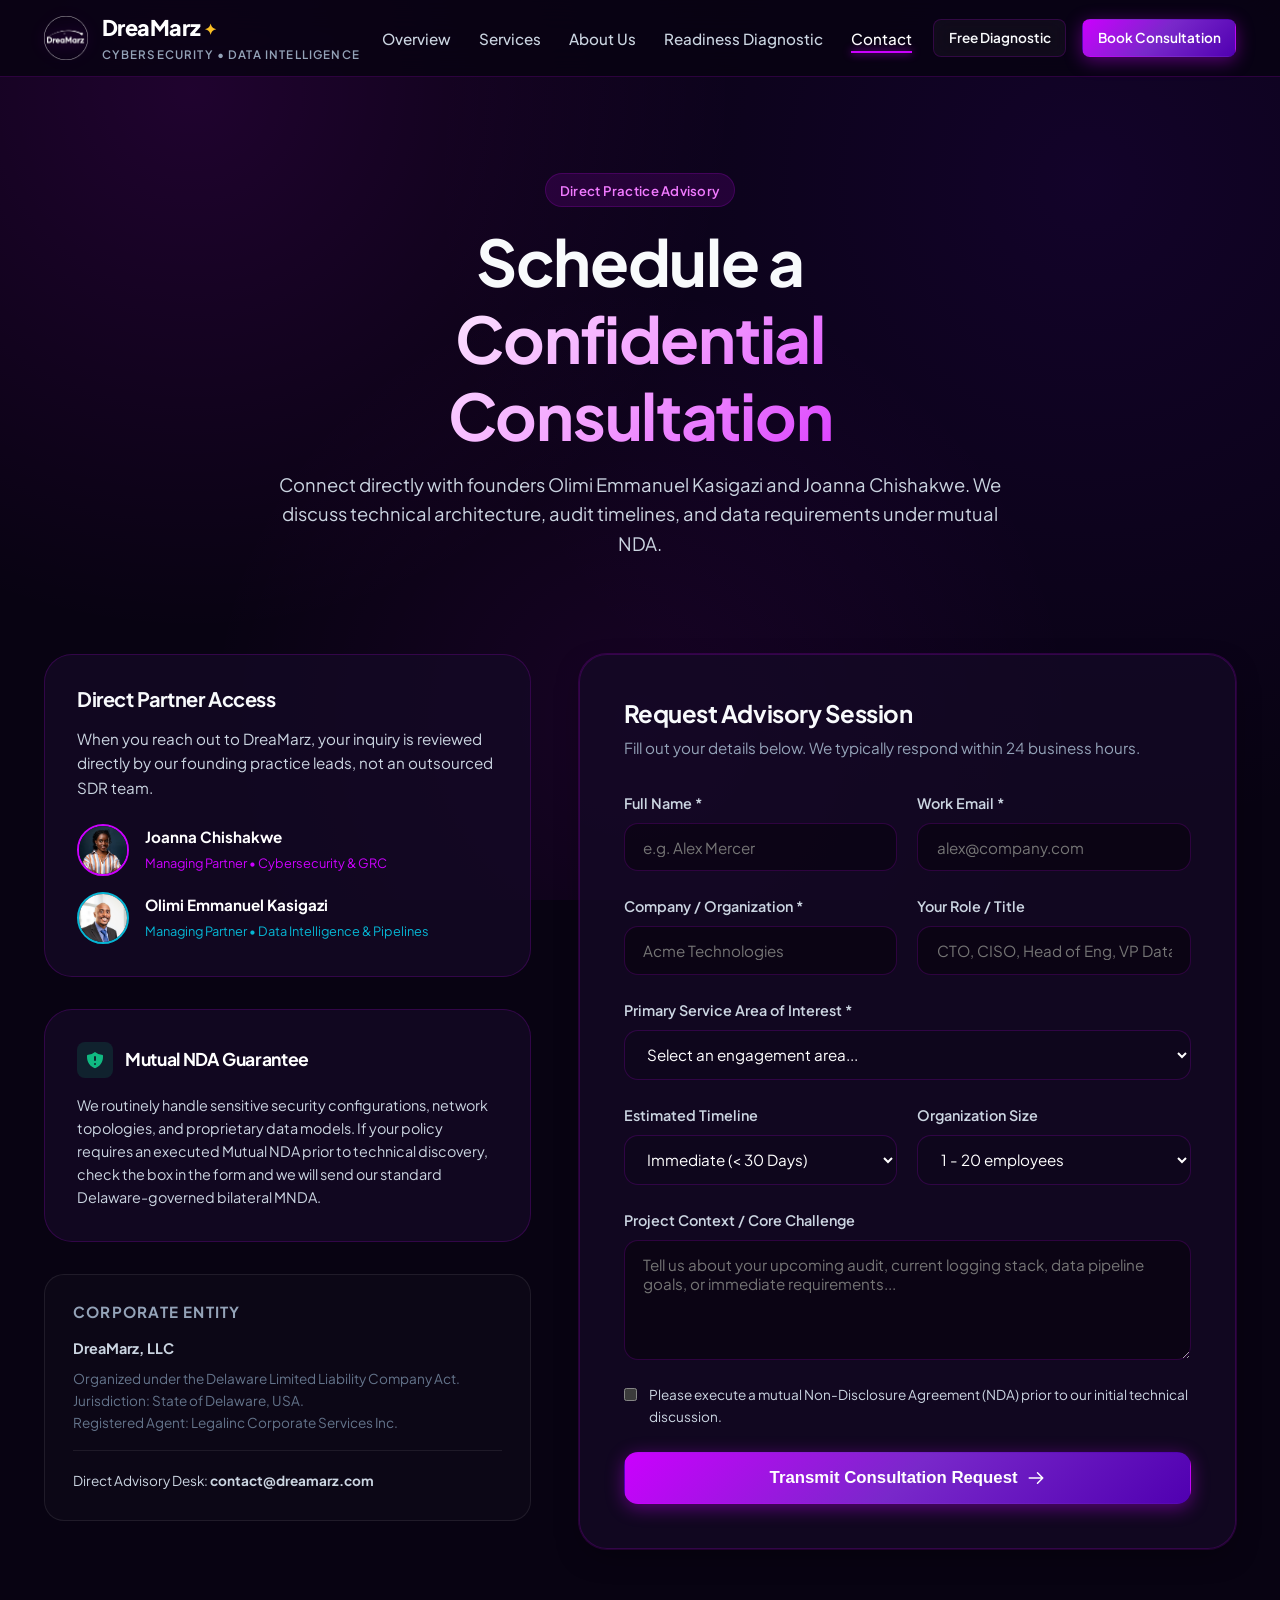
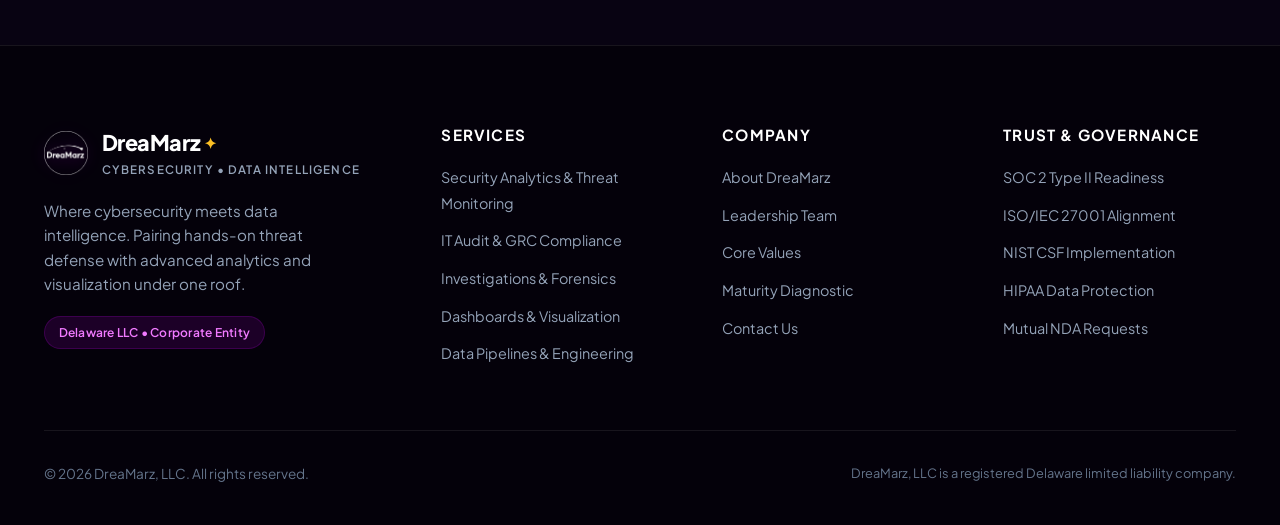
<file: contact.html>
<!DOCTYPE html>
<html lang="en">
<head>
  <meta charset="UTF-8">
  <meta name="viewport" content="width=device-width, initial-scale=1.0">
  <title>Contact &amp; Consultation | DreaMarz</title>
  <meta name="description" content="Schedule a confidential advisory consultation with DreaMarz practice leads. Discuss SOC 2 audit readiness, threat monitoring, or enterprise data pipelines under mutual NDA.">
  <link rel="preconnect" href="https://fonts.googleapis.com">
  <link rel="preconnect" href="https://fonts.gstatic.com" crossorigin>
  <link href="https://fonts.googleapis.com/css2?family=JetBrains+Mono:wght@400;500;700&family=Plus+Jakarta+Sans:wght@400;500;600;700;800&display=swap" rel="stylesheet">
  <link rel="stylesheet" href="assets/css/style.css">
  <link rel="icon" type="image/png" href="assets/images/logo.png">
</head>
<body>

  <!-- Navigation Bar -->
  <header class="site-header">
    <div class="container nav-wrapper">
      <a href="index.html" class="brand-link" aria-label="DreaMarz Home">
        <img src="assets/images/logo.png" alt="DreaMarz Logo" class="brand-logo-img">
        <div class="brand-meta">
          <span class="brand-name">DreaMarz <span class="brand-star">✦</span></span>
          <span class="brand-tagline">Cybersecurity &bull; Data Intelligence</span>
        </div>
      </a>

      <nav aria-label="Main Navigation">
        <ul class="nav-menu">
          <li><a href="index.html" class="nav-link">Overview</a></li>
          <li><a href="services.html" class="nav-link">Services</a></li>
          <li><a href="about.html" class="nav-link">About Us</a></li>
          <li><a href="assessment.html" class="nav-link">Readiness Diagnostic</a></li>
          <li><a href="contact.html" class="nav-link active">Contact</a></li>
        </ul>
      </nav>

      <div class="nav-actions">
        <a href="assessment.html" class="btn btn-secondary btn-sm">Free Diagnostic</a>
        <a href="contact.html" class="btn btn-primary btn-sm">Book Consultation</a>
      </div>

      <button class="mobile-toggle" aria-label="Open mobile menu">
        <svg fill="none" stroke="currentColor" viewBox="0 0 24 24" stroke-width="2">
          <path stroke-linecap="round" stroke-linejoin="round" d="M4 6h16M4 12h16M4 18h16"/>
        </svg>
      </button>
    </div>
  </header>

  <!-- Mobile Drawer -->
  <div class="drawer-overlay"></div>
  <aside class="mobile-drawer" aria-label="Mobile Navigation Drawer">
    <div>
      <div class="drawer-header">
        <div class="brand-meta">
          <span class="brand-name">DreaMarz <span class="brand-star">✦</span></span>
          <span class="brand-tagline">Security + Data</span>
        </div>
        <button class="drawer-close" aria-label="Close menu">&times;</button>
      </div>
      <ul class="drawer-links">
        <li><a href="index.html">Overview</a></li>
        <li><a href="services.html">Services</a></li>
        <li><a href="about.html">About Us</a></li>
        <li><a href="assessment.html">Readiness Diagnostic</a></li>
        <li><a href="contact.html">Contact Us</a></li>
      </ul>
    </div>
    <div style="display:flex; flex-direction:column; gap:0.75rem;">
      <a href="assessment.html" class="btn btn-secondary" style="width:100%;">Readiness Diagnostic</a>
      <a href="contact.html" class="btn btn-primary" style="width:100%;">Schedule Consultation</a>
    </div>
  </aside>

  <!-- Page Header -->
  <section class="section-padding" style="padding-bottom: 2.5rem;">
    <div class="container container-narrow text-center">
      <div class="section-header">
        <div class="pill">Direct Practice Advisory</div>
        <h1>Schedule a <span class="gradient-text">Confidential Consultation</span></h1>
        <p class="section-subtitle">
          Connect directly with founders Olimi Emmanuel Kasigazi and Joanna Chishakwe. We discuss technical architecture, audit timelines, and data requirements under mutual NDA.
        </p>
      </div>
    </div>
  </section>

  <!-- Contact & Form Grid -->
  <section class="container" style="margin-bottom: 6rem;">
    <div style="display: grid; grid-template-columns: 1fr 1.35fr; gap: 3rem; align-items: flex-start;">
      
      <!-- Left Column: Trust, NDA, Info -->
      <div style="display: flex; flex-direction: column; gap: 2rem;">
        
        <!-- Practice Lead Cards -->
        <div class="synergy-card" style="padding: 2rem;">
          <h3 style="font-size: 1.25rem; margin-bottom: 1rem;">Direct Partner Access</h3>
          <p style="font-size: 0.95rem; color: var(--text-secondary); margin-bottom: 1.5rem;">
            When you reach out to DreaMarz, your inquiry is reviewed directly by our founding practice leads, not an outsourced SDR team.
          </p>
          
          <div style="display: flex; flex-direction: column; gap: 1rem;">
            <div style="display: flex; align-items: center; gap: 1rem;">
              <img src="assets/images/joanna-chishakwe-sq.jpg" alt="Joanna Chishakwe" style="width: 52px; height: 52px; border-radius: 50%; object-fit: cover; border: 2px solid var(--primary);">
              <div>
                <strong style="color: #fff; font-size: 0.95rem; display: block;">Joanna Chishakwe</strong>
                <span style="font-size: 0.8rem; color: var(--primary);">Managing Partner &bull; Cybersecurity &amp; GRC</span>
              </div>
            </div>

            <div style="display: flex; align-items: center; gap: 1rem;">
              <img src="assets/images/olimi-kasigazi-sq.jpg" alt="Olimi Emmanuel Kasigazi" style="width: 52px; height: 52px; border-radius: 50%; object-fit: cover; border: 2px solid var(--accent-cyan);">
              <div>
                <strong style="color: #fff; font-size: 0.95rem; display: block;">Olimi Emmanuel Kasigazi</strong>
                <span style="font-size: 0.8rem; color: var(--accent-cyan);">Managing Partner &bull; Data Intelligence &amp; Pipelines</span>
              </div>
            </div>
          </div>
        </div>

        <!-- Mutual NDA Pledge -->
        <div id="nda" class="synergy-card" style="padding: 2rem; border-color: var(--border-subtle);">
          <div style="display: flex; align-items: center; gap: 0.75rem; margin-bottom: 1rem;">
            <div style="width: 36px; height: 36px; border-radius: 8px; background: rgba(16,185,129,0.15); display: flex; align-items: center; justify-content: center; color: var(--accent-emerald);">
              <svg width="20" height="20" fill="currentColor" viewBox="0 0 20 20"><path fill-rule="evenodd" d="M10 1.944A11.954 11.954 0 012.166 5C2.056 5.649 2 6.319 2 7c0 5.225 3.34 9.67 8 11.317C14.66 16.67 18 12.225 18 7c0-.682-.057-1.35-.166-2.001A11.954 11.954 0 0110 1.944zM11 14a1 1 0 11-2 0 1 1 0 012 0zm0-7a1 1 0 10-2 0v3a1 1 0 102 0V7z" clip-rule="evenodd"/></svg>
            </div>
            <h4 style="font-size: 1.1rem; color: #fff;">Mutual NDA Guarantee</h4>
          </div>
          <p style="font-size: 0.9rem; color: var(--text-secondary); line-height: 1.6;">
            We routinely handle sensitive security configurations, network topologies, and proprietary data models. If your policy requires an executed Mutual NDA prior to technical discovery, check the box in the form and we will send our standard Delaware-governed bilateral MNDA.
          </p>
        </div>

        <!-- Corporate Registration Details -->
        <div style="background: rgba(255,255,255,0.02); border: 1px solid var(--border-light); border-radius: var(--radius-lg); padding: 1.75rem;">
          <h4 style="font-size: 0.95rem; text-transform: uppercase; letter-spacing: 0.08em; color: var(--text-muted); margin-bottom: 1rem;">Corporate Entity</h4>
          <p style="font-size: 0.9rem; color: var(--text-secondary); margin-bottom: 0.5rem;">
            <strong>DreaMarz, LLC</strong>
          </p>
          <p style="font-size: 0.85rem; color: var(--text-dim); line-height: 1.6;">
            Organized under the Delaware Limited Liability Company Act.<br>
            Jurisdiction: State of Delaware, USA.<br>
            Registered Agent: Legalinc Corporate Services Inc.
          </p>
          <div style="margin-top: 1rem; padding-top: 1rem; border-top: 1px solid var(--border-light);">
            <span style="font-size: 0.85rem; color: var(--text-secondary);">Direct Advisory Desk: <strong>contact@dreamarz.com</strong></span>
          </div>
        </div>

      </div>

      <!-- Right Column: Consultation Request Form -->
      <div class="assessment-container" style="padding: 2.75rem; margin: 0;">
        <h3 style="font-size: 1.5rem; margin-bottom: 0.5rem;">Request Advisory Session</h3>
        <p style="font-size: 0.95rem; color: var(--text-muted); margin-bottom: 2rem;">
          Fill out your details below. We typically respond within 24 business hours.
        </p>

        <form id="contact-form">
          <div style="display: grid; grid-template-columns: 1fr 1fr; gap: 1.25rem;">
            <div class="form-group">
              <label class="form-label" for="full-name">Full Name *</label>
              <input type="text" id="full-name" class="form-control" placeholder="e.g. Alex Mercer" required>
            </div>

            <div class="form-group">
              <label class="form-label" for="work-email">Work Email *</label>
              <input type="email" id="work-email" class="form-control" placeholder="alex@company.com" required>
            </div>
          </div>

          <div style="display: grid; grid-template-columns: 1fr 1fr; gap: 1.25rem;">
            <div class="form-group">
              <label class="form-label" for="company-name">Company / Organization *</label>
              <input type="text" id="company-name" class="form-control" placeholder="Acme Technologies" required>
            </div>

            <div class="form-group">
              <label class="form-label" for="role-title">Your Role / Title</label>
              <input type="text" id="role-title" class="form-control" placeholder="CTO, CISO, Head of Eng, VP Data">
            </div>
          </div>

          <div class="form-group">
            <label class="form-label" for="primary-interest">Primary Service Area of Interest *</label>
            <select id="primary-interest" class="form-control" style="background:#0e061c;" required>
              <option value="" disabled selected>Select an engagement area...</option>
              <option value="dual-synergy">Full Dual-Engine: Security &amp; Data Integration</option>
              <option value="it-audit">IT Audit &amp; GRC Compliance (SOC 2, ISO 27001, HIPAA)</option>
              <option value="threat-monitoring">Security Analytics &amp; 24/7 Threat Monitoring</option>
              <option value="investigations">Security Investigations &amp; Forensic Triage</option>
              <option value="data-dashboards">Executive BI Dashboards &amp; Visualization</option>
              <option value="data-pipelines">Data Engineering: Cleaning, Pipelines &amp; Warehousing</option>
            </select>
          </div>

          <div style="display: grid; grid-template-columns: 1fr 1fr; gap: 1.25rem;">
            <div class="form-group">
              <label class="form-label" for="timeline">Estimated Timeline</label>
              <select id="timeline" class="form-control" style="background:#0e061c;">
                <option value="immediate">Immediate (&lt; 30 Days)</option>
                <option value="quarter">This Quarter (1 - 3 Months)</option>
                <option value="planning">Budgeting &amp; Planning Phase</option>
                <option value="emergency">Active Incident / Urgent Response</option>
              </select>
            </div>

            <div class="form-group">
              <label class="form-label" for="team-size">Organization Size</label>
              <select id="team-size" class="form-control" style="background:#0e061c;">
                <option value="1-20">1 - 20 employees</option>
                <option value="21-100">21 - 100 employees</option>
                <option value="101-500">101 - 500 employees</option>
                <option value="500+">500+ employees</option>
              </select>
            </div>
          </div>

          <div class="form-group">
            <label class="form-label" for="project-notes">Project Context / Core Challenge</label>
            <textarea id="project-notes" class="form-control" placeholder="Tell us about your upcoming audit, current logging stack, data pipeline goals, or immediate requirements..."></textarea>
          </div>

          <div style="margin-bottom: 1.5rem; display: flex; align-items: flex-start; gap: 0.75rem;">
            <input type="checkbox" id="nda-checkbox" style="margin-top: 4px; accent-color: var(--primary);">
            <label for="nda-checkbox" style="font-size: 0.85rem; color: var(--text-secondary); cursor: pointer;">
              Please execute a mutual Non-Disclosure Agreement (NDA) prior to our initial technical discussion.
            </label>
          </div>

          <button type="submit" class="btn btn-primary btn-lg" style="width: 100%;">
            <span>Transmit Consultation Request</span>
            <svg width="18" height="18" fill="none" stroke="currentColor" viewBox="0 0 24 24" stroke-width="2"><path stroke-linecap="round" stroke-linejoin="round" d="M14 5l7 7m0 0l-7 7m7-7H3"/></svg>
          </button>
        </form>

        <!-- Form Success State Modal / Overlay -->
        <div id="form-success-modal" style="display:none; margin-top:2rem; background:rgba(16,185,129,0.12); border:1px solid rgba(16,185,129,0.3); border-radius:var(--radius-md); padding:1.75rem; text-align:center;">
          <div style="width:48px; height:48px; border-radius:50%; background:var(--accent-emerald); color:#fff; display:flex; align-items:center; justify-content:center; margin:0 auto 1rem;">
            <svg width="24" height="24" fill="none" stroke="currentColor" viewBox="0 0 24 24" stroke-width="2.5"><path stroke-linecap="round" stroke-linejoin="round" d="M5 13l4 4L19 7"/></svg>
          </div>
          <h4 style="font-size:1.25rem; color:#fff; margin-bottom:0.5rem;">Request Encrypted &amp; Received</h4>
          <p style="font-size:0.9rem; color:var(--text-secondary); line-height:1.6;">
            Thank you. Your message has been encrypted and routed directly to partners Joanna Chishakwe and Emmanuel Kasigazi. We will reply within 24 business hours.
          </p>
        </div>

      </div>

    </div>
  </section>

  <!-- Footer -->
  <footer class="site-footer">
    <div class="container">
      <div class="footer-top">
        <div class="footer-brand">
          <a href="index.html" class="brand-link">
            <img src="assets/images/logo.png" alt="DreaMarz Logo" class="brand-logo-img">
            <div class="brand-meta">
              <span class="brand-name">DreaMarz <span class="brand-star">✦</span></span>
              <span class="brand-tagline">Cybersecurity &bull; Data Intelligence</span>
            </div>
          </a>
          <p>
            Where cybersecurity meets data intelligence. Pairing hands-on threat defense with advanced analytics and visualization under one roof.
          </p>
          <div class="pill" style="font-size:0.75rem;">
            <span>Delaware LLC &bull; Corporate Entity</span>
          </div>
        </div>

        <div class="footer-col">
          <h4>Services</h4>
          <ul class="footer-links">
            <li><a href="services.html#threat-monitoring">Security Analytics &amp; Threat Monitoring</a></li>
            <li><a href="services.html#it-audit">IT Audit &amp; GRC Compliance</a></li>
            <li><a href="services.html#investigations">Investigations &amp; Forensics</a></li>
            <li><a href="services.html#data-analytics">Dashboards &amp; Visualization</a></li>
            <li><a href="services.html#data-services">Data Pipelines &amp; Engineering</a></li>
          </ul>
        </div>

        <div class="footer-col">
          <h4>Company</h4>
          <ul class="footer-links">
            <li><a href="about.html">About DreaMarz</a></li>
            <li><a href="about.html#leadership">Leadership Team</a></li>
            <li><a href="about.html#values">Core Values</a></li>
            <li><a href="assessment.html">Maturity Diagnostic</a></li>
            <li><a href="contact.html">Contact Us</a></li>
          </ul>
        </div>

        <div class="footer-col">
          <h4>Trust &amp; Governance</h4>
          <ul class="footer-links">
            <li><a href="services.html#frameworks">SOC 2 Type II Readiness</a></li>
            <li><a href="services.html#frameworks">ISO/IEC 27001 Alignment</a></li>
            <li><a href="services.html#frameworks">NIST CSF Implementation</a></li>
            <li><a href="services.html#frameworks">HIPAA Data Protection</a></li>
            <li><a href="contact.html#nda">Mutual NDA Requests</a></li>
          </ul>
        </div>
      </div>

      <div class="footer-bottom">
        <div>
          &copy; <span class="current-year">2026</span> DreaMarz, LLC. All rights reserved.
        </div>
        <div class="footer-legal-notice">
          DreaMarz, LLC is a registered Delaware limited liability company.
        </div>
      </div>
    </div>
  </footer>

  <script src="assets/js/main.js"></script>
</body>
</html>
</file>
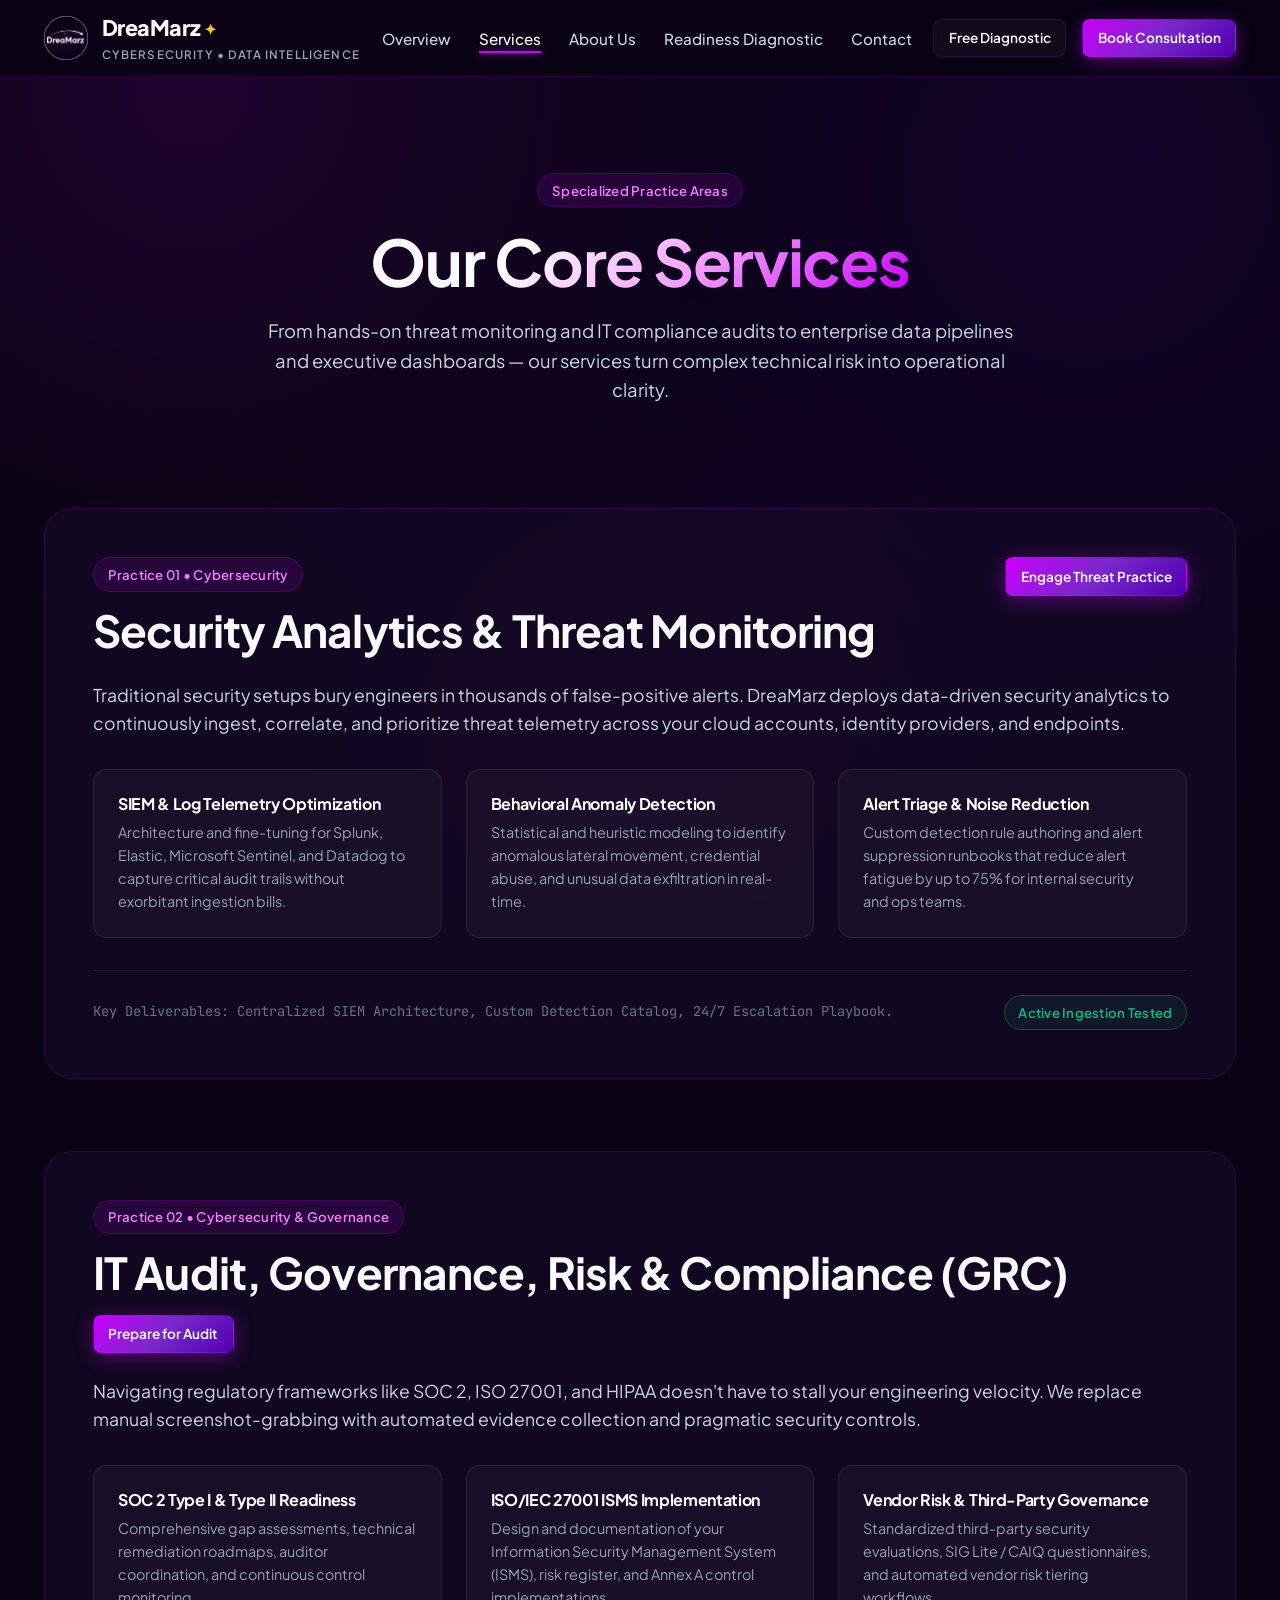
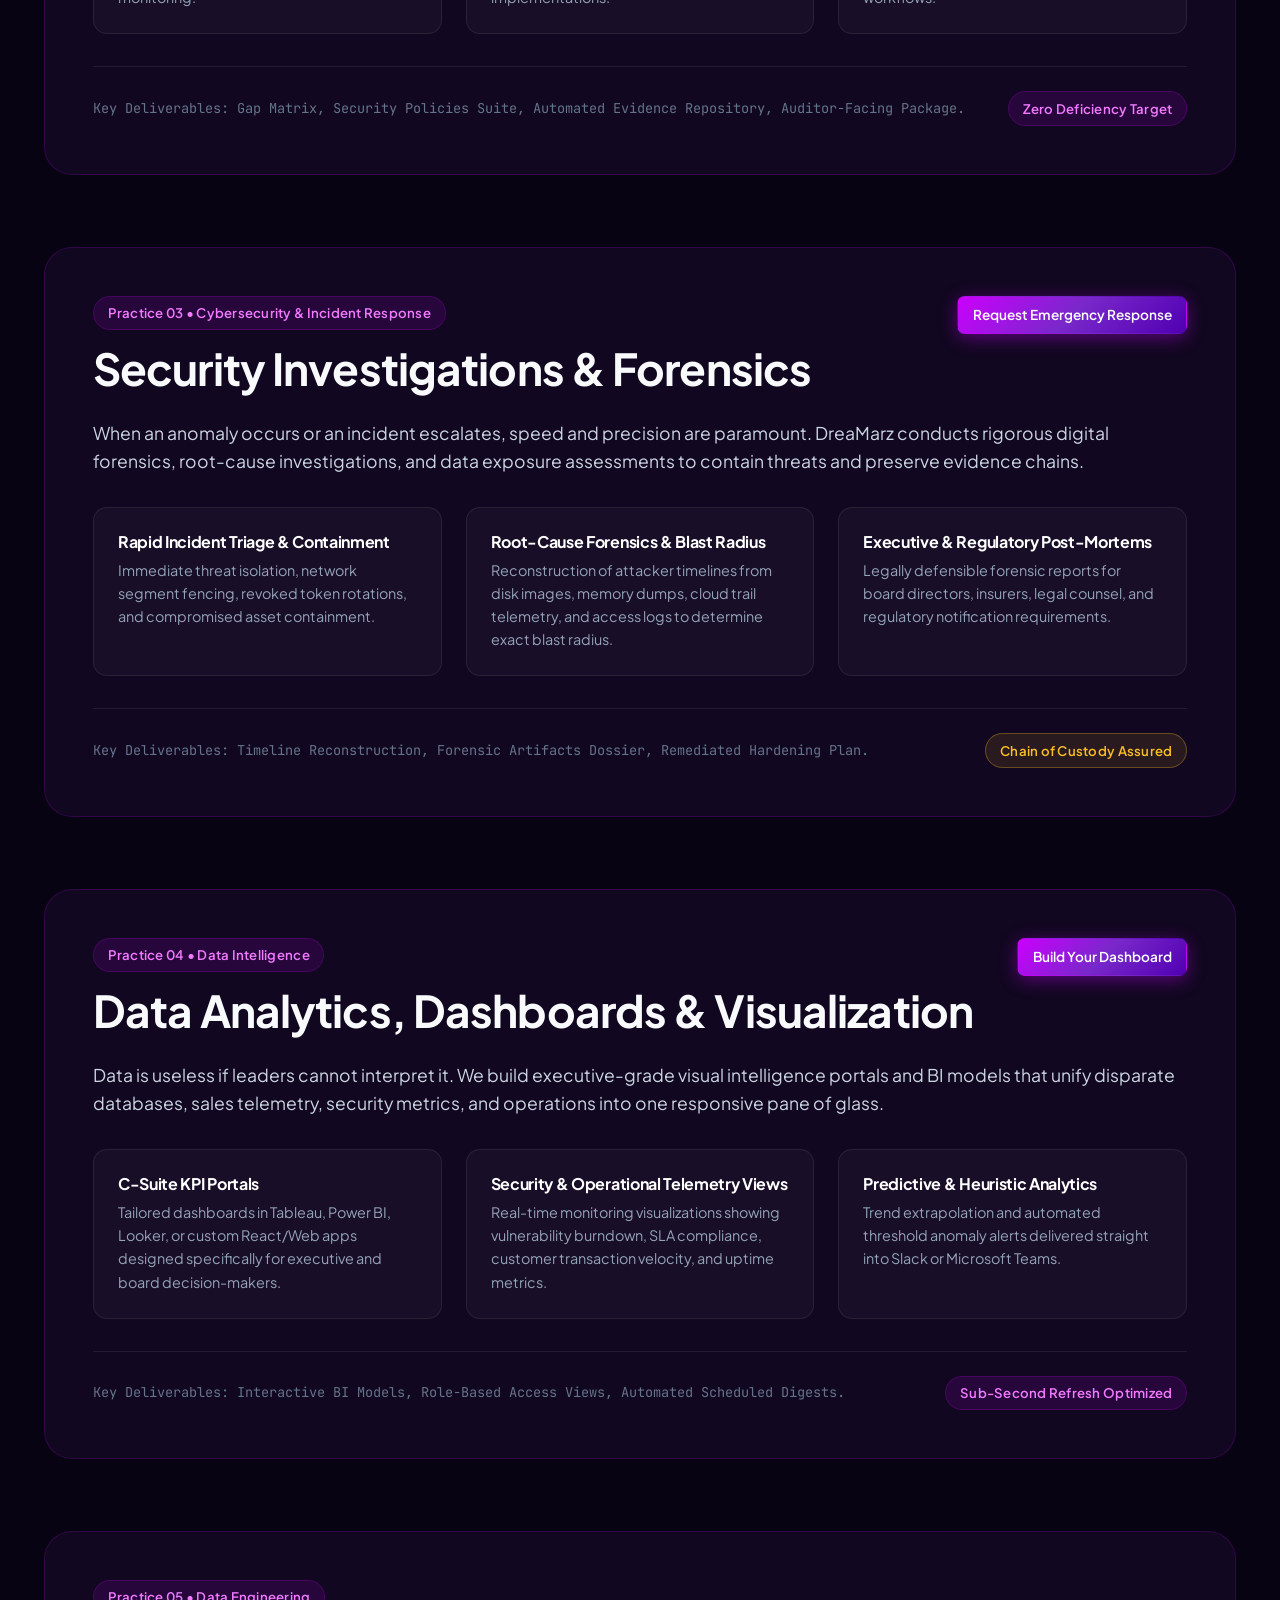
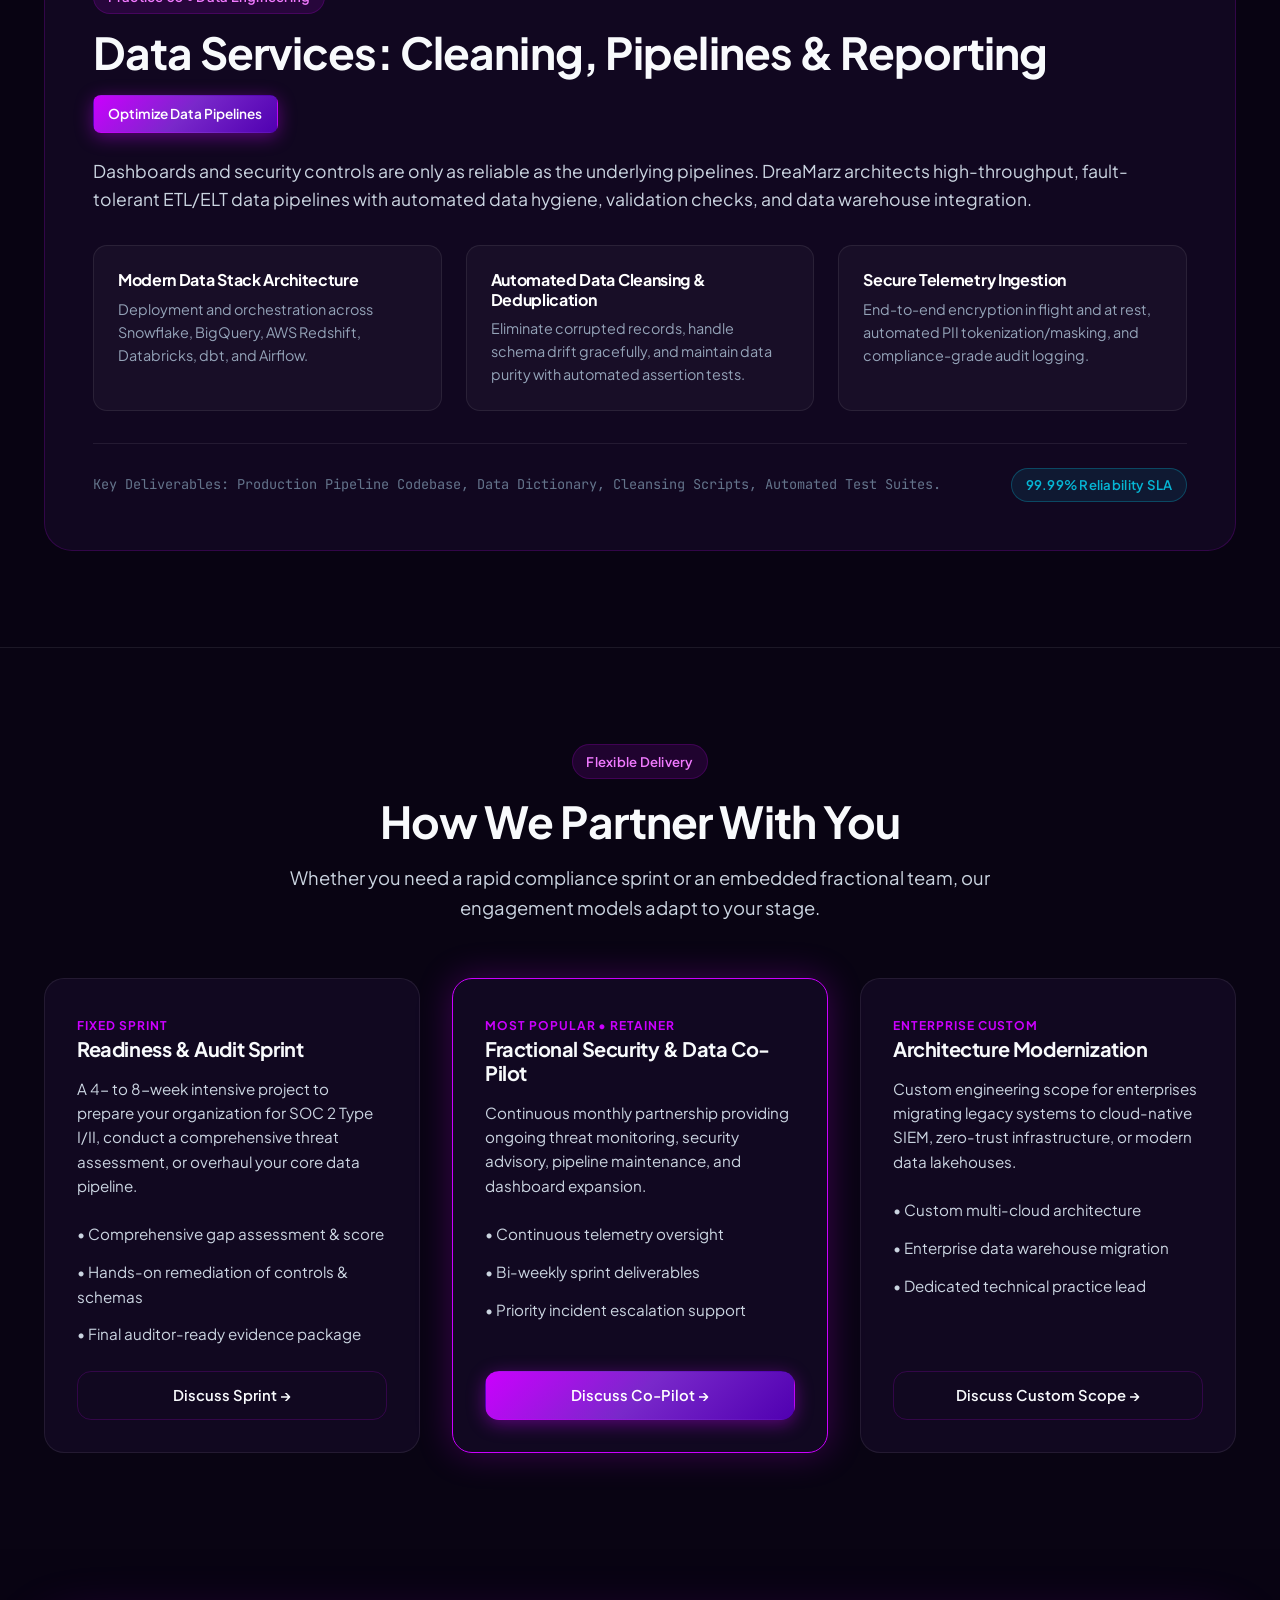
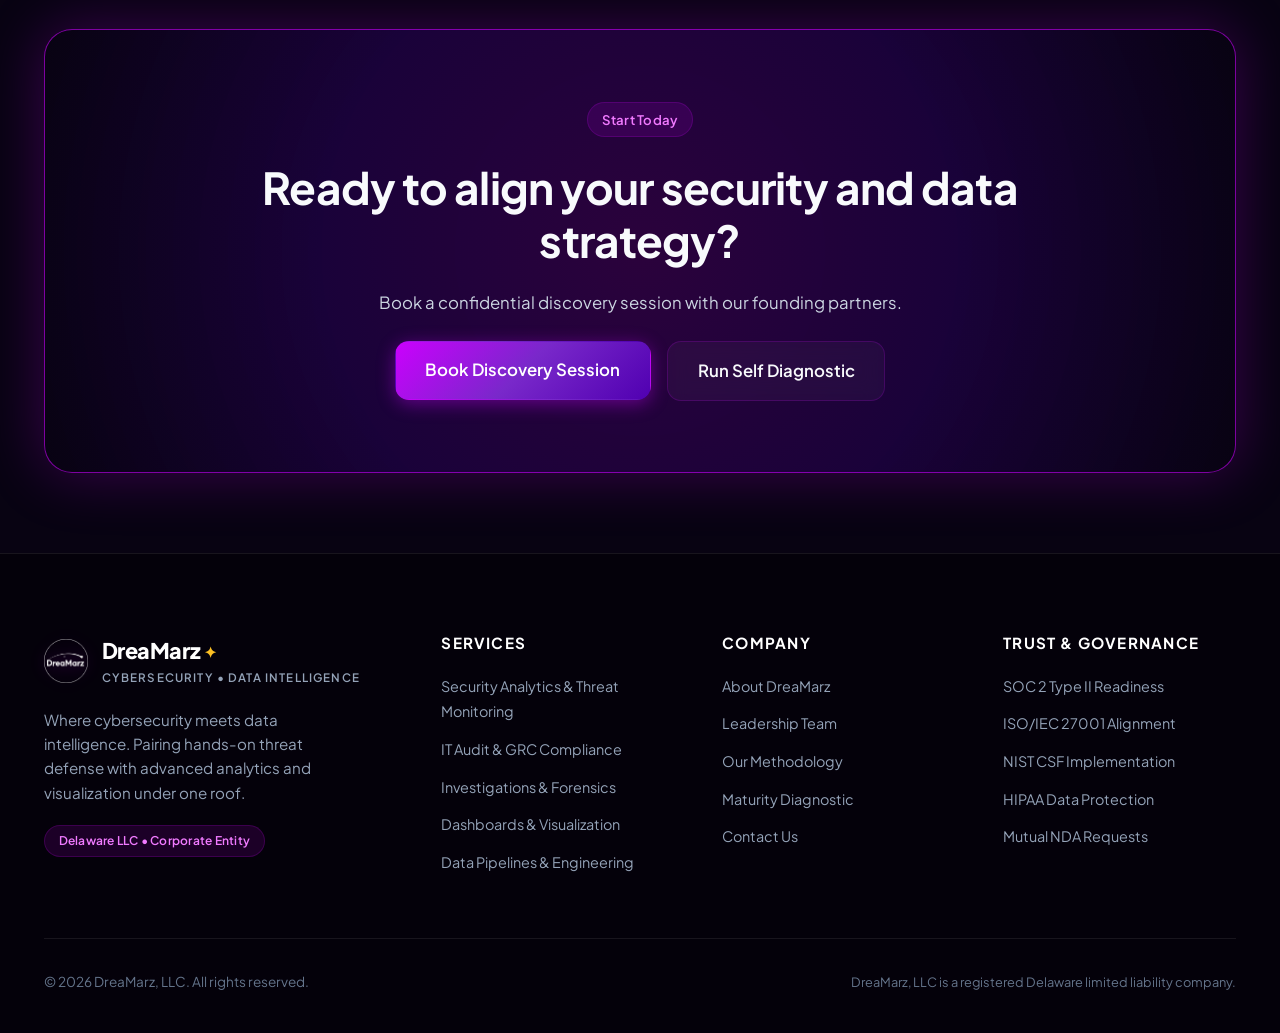
<file: services.html>
<!DOCTYPE html>
<html lang="en">
<head>
  <meta charset="UTF-8">
  <meta name="viewport" content="width=device-width, initial-scale=1.0">
  <title>Services | DreaMarz - Cybersecurity & Data Intelligence</title>
  <meta name="description" content="Explore DreaMarz's specialized practice areas: Security Analytics, IT Audit & GRC, Security Forensics, Executive BI Dashboards, and Data Engineering Pipelines.">
  <link rel="preconnect" href="https://fonts.googleapis.com">
  <link rel="preconnect" href="https://fonts.gstatic.com" crossorigin>
  <link href="https://fonts.googleapis.com/css2?family=JetBrains+Mono:wght@400;500;700&family=Plus+Jakarta+Sans:wght@400;500;600;700;800&display=swap" rel="stylesheet">
  <link rel="stylesheet" href="assets/css/style.css">
  <link rel="icon" type="image/png" href="assets/images/logo.png">
</head>
<body>

  <!-- Navigation Bar -->
  <header class="site-header">
    <div class="container nav-wrapper">
      <a href="index.html" class="brand-link" aria-label="DreaMarz Home">
        <img src="assets/images/logo.png" alt="DreaMarz Logo" class="brand-logo-img">
        <div class="brand-meta">
          <span class="brand-name">DreaMarz <span class="brand-star">✦</span></span>
          <span class="brand-tagline">Cybersecurity &bull; Data Intelligence</span>
        </div>
      </a>

      <nav aria-label="Main Navigation">
        <ul class="nav-menu">
          <li><a href="index.html" class="nav-link">Overview</a></li>
          <li><a href="services.html" class="nav-link active">Services</a></li>
          <li><a href="about.html" class="nav-link">About Us</a></li>
          <li><a href="assessment.html" class="nav-link">Readiness Diagnostic</a></li>
          <li><a href="contact.html" class="nav-link">Contact</a></li>
        </ul>
      </nav>

      <div class="nav-actions">
        <a href="assessment.html" class="btn btn-secondary btn-sm">Free Diagnostic</a>
        <a href="contact.html" class="btn btn-primary btn-sm">Book Consultation</a>
      </div>

      <button class="mobile-toggle" aria-label="Open mobile menu">
        <svg fill="none" stroke="currentColor" viewBox="0 0 24 24" stroke-width="2">
          <path stroke-linecap="round" stroke-linejoin="round" d="M4 6h16M4 12h16M4 18h16"/>
        </svg>
      </button>
    </div>
  </header>

  <!-- Mobile Drawer -->
  <div class="drawer-overlay"></div>
  <aside class="mobile-drawer" aria-label="Mobile Navigation Drawer">
    <div>
      <div class="drawer-header">
        <div class="brand-meta">
          <span class="brand-name">DreaMarz <span class="brand-star">✦</span></span>
          <span class="brand-tagline">Security + Data</span>
        </div>
        <button class="drawer-close" aria-label="Close menu">&times;</button>
      </div>
      <ul class="drawer-links">
        <li><a href="index.html">Overview</a></li>
        <li><a href="services.html">Services</a></li>
        <li><a href="about.html">About Us</a></li>
        <li><a href="assessment.html">Readiness Diagnostic</a></li>
        <li><a href="contact.html">Contact Us</a></li>
      </ul>
    </div>
    <div style="display:flex; flex-direction:column; gap:0.75rem;">
      <a href="assessment.html" class="btn btn-secondary" style="width:100%;">Readiness Diagnostic</a>
      <a href="contact.html" class="btn btn-primary" style="width:100%;">Schedule Consultation</a>
    </div>
  </aside>

  <!-- Page Header -->
  <section class="section-padding" style="padding-bottom: 2rem;">
    <div class="container text-center">
      <div class="section-header">
        <div class="pill">Specialized Practice Areas</div>
        <h1>Our <span class="gradient-text">Core Services</span></h1>
        <p class="section-subtitle">
          From hands-on threat monitoring and IT compliance audits to enterprise data pipelines and executive dashboards — our services turn complex technical risk into operational clarity.
        </p>
      </div>
    </div>
  </section>

  <!-- Service Detail Sections -->
  <section class="section-padding" style="padding-top: 1rem;">
    <div class="container" style="display: flex; flex-direction: column; gap: 4.5rem;">

      <!-- Service 1: Threat Monitoring -->
      <div id="threat-monitoring" class="synergy-card" style="padding: 3rem;">
        <div style="display: flex; justify-content: space-between; align-items: flex-start; flex-wrap: wrap; gap: 1rem; margin-bottom: 1.5rem;">
          <div>
            <span class="pill" style="margin-bottom: 0.75rem;">Practice 01 &bull; Cybersecurity</span>
            <h2>Security Analytics &amp; Threat Monitoring</h2>
          </div>
          <a href="contact.html" class="btn btn-primary btn-sm">Engage Threat Practice</a>
        </div>
        <p style="font-size: 1.1rem; color: var(--text-secondary); margin-bottom: 2rem;">
          Traditional security setups bury engineers in thousands of false-positive alerts. DreaMarz deploys data-driven security analytics to continuously ingest, correlate, and prioritize threat telemetry across your cloud accounts, identity providers, and endpoints.
        </p>

        <div style="display: grid; grid-template-columns: repeat(auto-fit, minmax(280px, 1fr)); gap: 1.5rem; margin-bottom: 2rem;">
          <div style="background: rgba(255,255,255,0.03); padding: 1.5rem; border-radius: var(--radius-md); border: 1px solid var(--border-light);">
            <h4 style="color: #fff; margin-bottom: 0.5rem;">SIEM &amp; Log Telemetry Optimization</h4>
            <p style="font-size: 0.9rem; color: var(--text-muted);">
              Architecture and fine-tuning for Splunk, Elastic, Microsoft Sentinel, and Datadog to capture critical audit trails without exorbitant ingestion bills.
            </p>
          </div>
          <div style="background: rgba(255,255,255,0.03); padding: 1.5rem; border-radius: var(--radius-md); border: 1px solid var(--border-light);">
            <h4 style="color: #fff; margin-bottom: 0.5rem;">Behavioral Anomaly Detection</h4>
            <p style="font-size: 0.9rem; color: var(--text-muted);">
              Statistical and heuristic modeling to identify anomalous lateral movement, credential abuse, and unusual data exfiltration in real-time.
            </p>
          </div>
          <div style="background: rgba(255,255,255,0.03); padding: 1.5rem; border-radius: var(--radius-md); border: 1px solid var(--border-light);">
            <h4 style="color: #fff; margin-bottom: 0.5rem;">Alert Triage &amp; Noise Reduction</h4>
            <p style="font-size: 0.9rem; color: var(--text-muted);">
              Custom detection rule authoring and alert suppression runbooks that reduce alert fatigue by up to 75% for internal security and ops teams.
            </p>
          </div>
        </div>

        <div style="border-top: 1px solid var(--border-light); padding-top: 1.5rem; display: flex; flex-wrap: wrap; justify-content: space-between; align-items: center; gap: 1rem;">
          <span style="font-family: var(--font-mono); font-size: 0.85rem; color: var(--text-dim);">
            Key Deliverables: Centralized SIEM Architecture, Custom Detection Catalog, 24/7 Escalation Playbook.
          </span>
          <span class="pill" style="color: var(--accent-emerald); border-color: rgba(16,185,129,0.3); background: rgba(16,185,129,0.1);">Active Ingestion Tested</span>
        </div>
      </div>

      <!-- Service 2: IT Audit & GRC -->
      <div id="it-audit" class="synergy-card" style="padding: 3rem;">
        <div style="display: flex; justify-content: space-between; align-items: flex-start; flex-wrap: wrap; gap: 1rem; margin-bottom: 1.5rem;">
          <div>
            <span class="pill" style="margin-bottom: 0.75rem;">Practice 02 &bull; Cybersecurity &amp; Governance</span>
            <h2>IT Audit, Governance, Risk &amp; Compliance (GRC)</h2>
          </div>
          <a href="contact.html" class="btn btn-primary btn-sm">Prepare for Audit</a>
        </div>
        <p style="font-size: 1.1rem; color: var(--text-secondary); margin-bottom: 2rem;">
          Navigating regulatory frameworks like SOC 2, ISO 27001, and HIPAA doesn't have to stall your engineering velocity. We replace manual screenshot-grabbing with automated evidence collection and pragmatic security controls.
        </p>

        <div style="display: grid; grid-template-columns: repeat(auto-fit, minmax(280px, 1fr)); gap: 1.5rem; margin-bottom: 2rem;">
          <div style="background: rgba(255,255,255,0.03); padding: 1.5rem; border-radius: var(--radius-md); border: 1px solid var(--border-light);">
            <h4 style="color: #fff; margin-bottom: 0.5rem;">SOC 2 Type I &amp; Type II Readiness</h4>
            <p style="font-size: 0.9rem; color: var(--text-muted);">
              Comprehensive gap assessments, technical remediation roadmaps, auditor coordination, and continuous control monitoring.
            </p>
          </div>
          <div style="background: rgba(255,255,255,0.03); padding: 1.5rem; border-radius: var(--radius-md); border: 1px solid var(--border-light);">
            <h4 style="color: #fff; margin-bottom: 0.5rem;">ISO/IEC 27001 ISMS Implementation</h4>
            <p style="font-size: 0.9rem; color: var(--text-muted);">
              Design and documentation of your Information Security Management System (ISMS), risk register, and Annex A control implementations.
            </p>
          </div>
          <div style="background: rgba(255,255,255,0.03); padding: 1.5rem; border-radius: var(--radius-md); border: 1px solid var(--border-light);">
            <h4 style="color: #fff; margin-bottom: 0.5rem;">Vendor Risk &amp; Third-Party Governance</h4>
            <p style="font-size: 0.9rem; color: var(--text-muted);">
              Standardized third-party security evaluations, SIG Lite / CAIQ questionnaires, and automated vendor risk tiering workflows.
            </p>
          </div>
        </div>

        <div style="border-top: 1px solid var(--border-light); padding-top: 1.5rem; display: flex; flex-wrap: wrap; justify-content: space-between; align-items: center; gap: 1rem;">
          <span style="font-family: var(--font-mono); font-size: 0.85rem; color: var(--text-dim);">
            Key Deliverables: Gap Matrix, Security Policies Suite, Automated Evidence Repository, Auditor-Facing Package.
          </span>
          <span class="pill">Zero Deficiency Target</span>
        </div>
      </div>

      <!-- Service 3: Investigations & Forensics -->
      <div id="investigations" class="synergy-card" style="padding: 3rem;">
        <div style="display: flex; justify-content: space-between; align-items: flex-start; flex-wrap: wrap; gap: 1rem; margin-bottom: 1.5rem;">
          <div>
            <span class="pill" style="margin-bottom: 0.75rem;">Practice 03 &bull; Cybersecurity &amp; Incident Response</span>
            <h2>Security Investigations &amp; Forensics</h2>
          </div>
          <a href="contact.html" class="btn btn-primary btn-sm">Request Emergency Response</a>
        </div>
        <p style="font-size: 1.1rem; color: var(--text-secondary); margin-bottom: 2rem;">
          When an anomaly occurs or an incident escalates, speed and precision are paramount. DreaMarz conducts rigorous digital forensics, root-cause investigations, and data exposure assessments to contain threats and preserve evidence chains.
        </p>

        <div style="display: grid; grid-template-columns: repeat(auto-fit, minmax(280px, 1fr)); gap: 1.5rem; margin-bottom: 2rem;">
          <div style="background: rgba(255,255,255,0.03); padding: 1.5rem; border-radius: var(--radius-md); border: 1px solid var(--border-light);">
            <h4 style="color: #fff; margin-bottom: 0.5rem;">Rapid Incident Triage &amp; Containment</h4>
            <p style="font-size: 0.9rem; color: var(--text-muted);">
              Immediate threat isolation, network segment fencing, revoked token rotations, and compromised asset containment.
            </p>
          </div>
          <div style="background: rgba(255,255,255,0.03); padding: 1.5rem; border-radius: var(--radius-md); border: 1px solid var(--border-light);">
            <h4 style="color: #fff; margin-bottom: 0.5rem;">Root-Cause Forensics &amp; Blast Radius</h4>
            <p style="font-size: 0.9rem; color: var(--text-muted);">
              Reconstruction of attacker timelines from disk images, memory dumps, cloud trail telemetry, and access logs to determine exact blast radius.
            </p>
          </div>
          <div style="background: rgba(255,255,255,0.03); padding: 1.5rem; border-radius: var(--radius-md); border: 1px solid var(--border-light);">
            <h4 style="color: #fff; margin-bottom: 0.5rem;">Executive &amp; Regulatory Post-Mortems</h4>
            <p style="font-size: 0.9rem; color: var(--text-muted);">
              Legally defensible forensic reports for board directors, insurers, legal counsel, and regulatory notification requirements.
            </p>
          </div>
        </div>

        <div style="border-top: 1px solid var(--border-light); padding-top: 1.5rem; display: flex; flex-wrap: wrap; justify-content: space-between; align-items: center; gap: 1rem;">
          <span style="font-family: var(--font-mono); font-size: 0.85rem; color: var(--text-dim);">
            Key Deliverables: Timeline Reconstruction, Forensic Artifacts Dossier, Remediated Hardening Plan.
          </span>
          <span class="pill" style="color: var(--accent-gold); border-color: rgba(251,191,36,0.3); background: rgba(251,191,36,0.1);">Chain of Custody Assured</span>
        </div>
      </div>

      <!-- Service 4: Data Analytics & Dashboards -->
      <div id="data-analytics" class="synergy-card" style="padding: 3rem;">
        <div style="display: flex; justify-content: space-between; align-items: flex-start; flex-wrap: wrap; gap: 1rem; margin-bottom: 1.5rem;">
          <div>
            <span class="pill" style="margin-bottom: 0.75rem;">Practice 04 &bull; Data Intelligence</span>
            <h2>Data Analytics, Dashboards &amp; Visualization</h2>
          </div>
          <a href="contact.html" class="btn btn-primary btn-sm">Build Your Dashboard</a>
        </div>
        <p style="font-size: 1.1rem; color: var(--text-secondary); margin-bottom: 2rem;">
          Data is useless if leaders cannot interpret it. We build executive-grade visual intelligence portals and BI models that unify disparate databases, sales telemetry, security metrics, and operations into one responsive pane of glass.
        </p>

        <div style="display: grid; grid-template-columns: repeat(auto-fit, minmax(280px, 1fr)); gap: 1.5rem; margin-bottom: 2rem;">
          <div style="background: rgba(255,255,255,0.03); padding: 1.5rem; border-radius: var(--radius-md); border: 1px solid var(--border-light);">
            <h4 style="color: #fff; margin-bottom: 0.5rem;">C-Suite KPI Portals</h4>
            <p style="font-size: 0.9rem; color: var(--text-muted);">
              Tailored dashboards in Tableau, Power BI, Looker, or custom React/Web apps designed specifically for executive and board decision-makers.
            </p>
          </div>
          <div style="background: rgba(255,255,255,0.03); padding: 1.5rem; border-radius: var(--radius-md); border: 1px solid var(--border-light);">
            <h4 style="color: #fff; margin-bottom: 0.5rem;">Security &amp; Operational Telemetry Views</h4>
            <p style="font-size: 0.9rem; color: var(--text-muted);">
              Real-time monitoring visualizations showing vulnerability burndown, SLA compliance, customer transaction velocity, and uptime metrics.
            </p>
          </div>
          <div style="background: rgba(255,255,255,0.03); padding: 1.5rem; border-radius: var(--radius-md); border: 1px solid var(--border-light);">
            <h4 style="color: #fff; margin-bottom: 0.5rem;">Predictive &amp; Heuristic Analytics</h4>
            <p style="font-size: 0.9rem; color: var(--text-muted);">
              Trend extrapolation and automated threshold anomaly alerts delivered straight into Slack or Microsoft Teams.
            </p>
          </div>
        </div>

        <div style="border-top: 1px solid var(--border-light); padding-top: 1.5rem; display: flex; flex-wrap: wrap; justify-content: space-between; align-items: center; gap: 1rem;">
          <span style="font-family: var(--font-mono); font-size: 0.85rem; color: var(--text-dim);">
            Key Deliverables: Interactive BI Models, Role-Based Access Views, Automated Scheduled Digests.
          </span>
          <span class="pill">Sub-Second Refresh Optimized</span>
        </div>
      </div>

      <!-- Service 5: Data Services & Pipelines -->
      <div id="data-services" class="synergy-card" style="padding: 3rem;">
        <div style="display: flex; justify-content: space-between; align-items: flex-start; flex-wrap: wrap; gap: 1rem; margin-bottom: 1.5rem;">
          <div>
            <span class="pill" style="margin-bottom: 0.75rem;">Practice 05 &bull; Data Engineering</span>
            <h2>Data Services: Cleaning, Pipelines &amp; Reporting</h2>
          </div>
          <a href="contact.html" class="btn btn-primary btn-sm">Optimize Data Pipelines</a>
        </div>
        <p style="font-size: 1.1rem; color: var(--text-secondary); margin-bottom: 2rem;">
          Dashboards and security controls are only as reliable as the underlying pipelines. DreaMarz architects high-throughput, fault-tolerant ETL/ELT data pipelines with automated data hygiene, validation checks, and data warehouse integration.
        </p>

        <div style="display: grid; grid-template-columns: repeat(auto-fit, minmax(280px, 1fr)); gap: 1.5rem; margin-bottom: 2rem;">
          <div style="background: rgba(255,255,255,0.03); padding: 1.5rem; border-radius: var(--radius-md); border: 1px solid var(--border-light);">
            <h4 style="color: #fff; margin-bottom: 0.5rem;">Modern Data Stack Architecture</h4>
            <p style="font-size: 0.9rem; color: var(--text-muted);">
              Deployment and orchestration across Snowflake, BigQuery, AWS Redshift, Databricks, dbt, and Airflow.
            </p>
          </div>
          <div style="background: rgba(255,255,255,0.03); padding: 1.5rem; border-radius: var(--radius-md); border: 1px solid var(--border-light);">
            <h4 style="color: #fff; margin-bottom: 0.5rem;">Automated Data Cleansing &amp; Deduplication</h4>
            <p style="font-size: 0.9rem; color: var(--text-muted);">
              Eliminate corrupted records, handle schema drift gracefully, and maintain data purity with automated assertion tests.
            </p>
          </div>
          <div style="background: rgba(255,255,255,0.03); padding: 1.5rem; border-radius: var(--radius-md); border: 1px solid var(--border-light);">
            <h4 style="color: #fff; margin-bottom: 0.5rem;">Secure Telemetry Ingestion</h4>
            <p style="font-size: 0.9rem; color: var(--text-muted);">
              End-to-end encryption in flight and at rest, automated PII tokenization/masking, and compliance-grade audit logging.
            </p>
          </div>
        </div>

        <div style="border-top: 1px solid var(--border-light); padding-top: 1.5rem; display: flex; flex-wrap: wrap; justify-content: space-between; align-items: center; gap: 1rem;">
          <span style="font-family: var(--font-mono); font-size: 0.85rem; color: var(--text-dim);">
            Key Deliverables: Production Pipeline Codebase, Data Dictionary, Cleansing Scripts, Automated Test Suites.
          </span>
          <span class="pill" style="color: var(--accent-cyan); border-color: rgba(6,182,212,0.3); background: rgba(6,182,212,0.1);">99.99% Reliability SLA</span>
        </div>
      </div>

    </div>
  </section>

  <!-- Engagement Models -->
  <section class="section-padding" style="background: rgba(10,5,22,0.4); border-top: 1px solid var(--border-light);">
    <div class="container">
      <div class="section-header">
        <div class="pill">Flexible Delivery</div>
        <h2>How We Partner With You</h2>
        <p class="section-subtitle">
          Whether you need a rapid compliance sprint or an embedded fractional team, our engagement models adapt to your stage.
        </p>
      </div>

      <div class="case-grid">
        <div class="case-card">
          <div>
            <span class="case-industry">Fixed Sprint</span>
            <h3 class="case-title">Readiness &amp; Audit Sprint</h3>
            <p style="font-size: 0.95rem; color: var(--text-secondary); margin-bottom: 1.5rem;">
              A 4- to 8-week intensive project to prepare your organization for SOC 2 Type I/II, conduct a comprehensive threat assessment, or overhaul your core data pipeline.
            </p>
            <ul class="synergy-list" style="margin-bottom: 1.5rem;">
              <li>&bull; Comprehensive gap assessment &amp; score</li>
              <li>&bull; Hands-on remediation of controls &amp; schemas</li>
              <li>&bull; Final auditor-ready evidence package</li>
            </ul>
          </div>
          <a href="contact.html?plan=sprint" class="btn btn-outline" style="width: 100%;">Discuss Sprint &rarr;</a>
        </div>

        <div class="case-card" style="border-color: var(--primary); box-shadow: var(--shadow-glow);">
          <div>
            <span class="case-industry" style="color: var(--primary);">Most Popular &bull; Retainer</span>
            <h3 class="case-title">Fractional Security &amp; Data Co-Pilot</h3>
            <p style="font-size: 0.95rem; color: var(--text-secondary); margin-bottom: 1.5rem;">
              Continuous monthly partnership providing ongoing threat monitoring, security advisory, pipeline maintenance, and dashboard expansion.
            </p>
            <ul class="synergy-list" style="margin-bottom: 1.5rem;">
              <li>&bull; Continuous telemetry oversight</li>
              <li>&bull; Bi-weekly sprint deliverables</li>
              <li>&bull; Priority incident escalation support</li>
            </ul>
          </div>
          <a href="contact.html?plan=copilot" class="btn btn-primary" style="width: 100%;">Discuss Co-Pilot &rarr;</a>
        </div>

        <div class="case-card">
          <div>
            <span class="case-industry">Enterprise Custom</span>
            <h3 class="case-title">Architecture Modernization</h3>
            <p style="font-size: 0.95rem; color: var(--text-secondary); margin-bottom: 1.5rem;">
              Custom engineering scope for enterprises migrating legacy systems to cloud-native SIEM, zero-trust infrastructure, or modern data lakehouses.
            </p>
            <ul class="synergy-list" style="margin-bottom: 1.5rem;">
              <li>&bull; Custom multi-cloud architecture</li>
              <li>&bull; Enterprise data warehouse migration</li>
              <li>&bull; Dedicated technical practice lead</li>
            </ul>
          </div>
          <a href="contact.html?plan=enterprise" class="btn btn-outline" style="width: 100%;">Discuss Custom Scope &rarr;</a>
        </div>
      </div>
    </div>
  </section>

  <!-- CTA Banner -->
  <section class="container" style="margin-top: 5rem;">
    <div class="cta-banner">
      <div class="cta-banner-content">
        <div class="pill">Start Today</div>
        <h2>Ready to align your security and data strategy?</h2>
        <p>Book a confidential discovery session with our founding partners.</p>
        <div style="display:flex; gap:1rem; flex-wrap:wrap; justify-content:center;">
          <a href="contact.html" class="btn btn-primary btn-lg">Book Discovery Session</a>
          <a href="assessment.html" class="btn btn-secondary btn-lg">Run Self Diagnostic</a>
        </div>
      </div>
    </div>
  </section>

  <!-- Footer -->
  <footer class="site-footer">
    <div class="container">
      <div class="footer-top">
        <div class="footer-brand">
          <a href="index.html" class="brand-link">
            <img src="assets/images/logo.png" alt="DreaMarz Logo" class="brand-logo-img">
            <div class="brand-meta">
              <span class="brand-name">DreaMarz <span class="brand-star">✦</span></span>
              <span class="brand-tagline">Cybersecurity &bull; Data Intelligence</span>
            </div>
          </a>
          <p>
            Where cybersecurity meets data intelligence. Pairing hands-on threat defense with advanced analytics and visualization under one roof.
          </p>
          <div class="pill" style="font-size:0.75rem;">
            <span>Delaware LLC &bull; Corporate Entity</span>
          </div>
        </div>

        <div class="footer-col">
          <h4>Services</h4>
          <ul class="footer-links">
            <li><a href="services.html#threat-monitoring">Security Analytics &amp; Threat Monitoring</a></li>
            <li><a href="services.html#it-audit">IT Audit &amp; GRC Compliance</a></li>
            <li><a href="services.html#investigations">Investigations &amp; Forensics</a></li>
            <li><a href="services.html#data-analytics">Dashboards &amp; Visualization</a></li>
            <li><a href="services.html#data-services">Data Pipelines &amp; Engineering</a></li>
          </ul>
        </div>

        <div class="footer-col">
          <h4>Company</h4>
          <ul class="footer-links">
            <li><a href="about.html">About DreaMarz</a></li>
            <li><a href="about.html#leadership">Leadership Team</a></li>
            <li><a href="about.html#methodology">Our Methodology</a></li>
            <li><a href="assessment.html">Maturity Diagnostic</a></li>
            <li><a href="contact.html">Contact Us</a></li>
          </ul>
        </div>

        <div class="footer-col">
          <h4>Trust &amp; Governance</h4>
          <ul class="footer-links">
            <li><a href="services.html#frameworks">SOC 2 Type II Readiness</a></li>
            <li><a href="services.html#frameworks">ISO/IEC 27001 Alignment</a></li>
            <li><a href="services.html#frameworks">NIST CSF Implementation</a></li>
            <li><a href="services.html#frameworks">HIPAA Data Protection</a></li>
            <li><a href="contact.html#nda">Mutual NDA Requests</a></li>
          </ul>
        </div>
      </div>

      <div class="footer-bottom">
        <div>
          &copy; <span class="current-year">2026</span> DreaMarz, LLC. All rights reserved.
        </div>
        <div class="footer-legal-notice">
          DreaMarz, LLC is a registered Delaware limited liability company.
        </div>
      </div>
    </div>
  </footer>

  <script src="assets/js/main.js"></script>
</body>
</html>
</file>
<file: assets/css/style.css>
/* ==========================================================================
   DreaMarz, LLC - Official Design System & Stylesheet
   Brand Colors:
     - Cosmic Midnight: #080312 / #0f0622
     - Neon Violet / Magenta: #cb00fe
     - Deep Royal Purple / Indigo: #5000b1 / #6b21a8
     - Star Spark Gold: #fbbf24
     - Clean Slate & Pure White: #f8fafc / #cbd5e1 / #94a3b8
   ========================================================================== */

:root {
  --bg-dark: #080312;
  --bg-darker: #04010a;
  --bg-card: rgba(20, 10, 38, 0.75);
  --bg-card-hover: rgba(30, 15, 56, 0.85);
  --bg-surface: #140a26;
  --bg-glass: rgba(255, 255, 255, 0.04);
  
  --primary: #cb00fe;
  --primary-glow: rgba(203, 0, 254, 0.35);
  --primary-subtle: rgba(203, 0, 254, 0.12);
  --primary-gradient: linear-gradient(135deg, #cb00fe 0%, #7928ca 50%, #5000b1 100%);
  
  --secondary: #5000b1;
  --secondary-light: #7c3aed;
  --accent-gold: #fbbf24;
  --accent-cyan: #06b6d4;
  --accent-emerald: #10b981;
  
  --text-main: #f8fafc;
  --text-secondary: #cbd5e1;
  --text-muted: #94a3b8;
  --text-dim: #64748b;
  
  --border-subtle: rgba(203, 0, 254, 0.18);
  --border-focus: rgba(203, 0, 254, 0.6);
  --border-light: rgba(255, 255, 255, 0.08);
  
  --font-sans: 'Plus Jakarta Sans', -apple-system, BlinkMacSystemFont, 'Segoe UI', Roboto, Helvetica, Arial, sans-serif;
  --font-mono: 'JetBrains Mono', 'Fira Code', 'Courier New', monospace;
  
  --radius-sm: 8px;
  --radius-md: 14px;
  --radius-lg: 20px;
  --radius-xl: 28px;
  --radius-full: 9999px;
  
  --shadow-glow: 0 0 35px rgba(203, 0, 254, 0.25);
  --shadow-card: 0 10px 30px -10px rgba(0, 0, 0, 0.5), 0 0 0 1px var(--border-subtle);
  --transition: all 0.25s cubic-bezier(0.16, 1, 0.3, 1);
}

/* Light theme support */
[data-theme="light"] {
  --bg-dark: #f8fafc;
  --bg-darker: #f1f5f9;
  --bg-card: rgba(255, 255, 255, 0.9);
  --bg-card-hover: #ffffff;
  --bg-surface: #ffffff;
  --bg-glass: rgba(0, 0, 0, 0.03);
  
  --text-main: #0f172a;
  --text-secondary: #334155;
  --text-muted: #64748b;
  --text-dim: #94a3b8;
  
  --border-subtle: rgba(203, 0, 254, 0.2);
  --border-light: rgba(0, 0, 0, 0.08);
  --shadow-card: 0 10px 25px -5px rgba(0, 0, 0, 0.06), 0 0 0 1px rgba(0, 0, 0, 0.06);
}

/* Base Reset */
*, *::before, *::after {
  box-sizing: border-box;
  margin: 0;
  padding: 0;
}

html {
  scroll-behavior: smooth;
  font-size: 16px;
  color-scheme: dark;
}

body {
  font-family: var(--font-sans);
  background-color: var(--bg-dark);
  color: var(--text-main);
  line-height: 1.6;
  overflow-x: hidden;
  position: relative;
  background-image: 
    radial-gradient(circle at 15% 10%, rgba(203, 0, 254, 0.12) 0%, transparent 40%),
    radial-gradient(circle at 85% 20%, rgba(80, 0, 177, 0.15) 0%, transparent 50%),
    radial-gradient(circle at 50% 80%, rgba(203, 0, 254, 0.08) 0%, transparent 45%);
  background-attachment: fixed;
  min-height: 100vh;
}

/* Container */
.container {
  width: 100%;
  max-width: 1240px;
  margin-left: auto;
  margin-right: auto;
  padding-left: 1.5rem;
  padding-right: 1.5rem;
}

.container-narrow {
  max-width: 900px;
}

/* Typography */
h1, h2, h3, h4, h5, h6 {
  font-weight: 700;
  line-height: 1.2;
  color: var(--text-main);
  letter-spacing: -0.02em;
}

h1 {
  font-size: clamp(2.5rem, 5vw, 4.25rem);
}

h2 {
  font-size: clamp(1.85rem, 3.5vw, 2.75rem);
}

h3 {
  font-size: clamp(1.25rem, 2vw, 1.75rem);
}

p {
  color: var(--text-secondary);
  font-size: 1.05rem;
}

a {
  color: inherit;
  text-decoration: none;
  transition: var(--transition);
}

/* Badges & Pills */
.pill {
  display: inline-flex;
  align-items: center;
  gap: 0.5rem;
  padding: 0.35rem 0.85rem;
  border-radius: var(--radius-full);
  font-size: 0.825rem;
  font-weight: 600;
  letter-spacing: 0.02em;
  background: var(--primary-subtle);
  border: 1px solid var(--border-subtle);
  color: #f17aff;
  width: fit-content;
}

.pill-glow {
  box-shadow: 0 0 15px var(--primary-subtle);
}

.pill-status {
  width: 8px;
  height: 8px;
  border-radius: 50%;
  background-color: var(--accent-emerald);
  box-shadow: 0 0 8px var(--accent-emerald);
  animation: pulse 2s infinite;
}

@keyframes pulse {
  0% { transform: scale(0.95); opacity: 0.8; }
  50% { transform: scale(1.2); opacity: 1; }
  100% { transform: scale(0.95); opacity: 0.8; }
}

/* Gradient Text */
.gradient-text {
  background: linear-gradient(135deg, #ffffff 10%, #f39fff 50%, #cb00fe 100%);
  -webkit-background-clip: text;
  -webkit-text-fill-color: transparent;
  display: inline-block;
}

.gradient-text-alt {
  background: linear-gradient(135deg, #cb00fe 0%, #a855f7 60%, #38bdf8 100%);
  -webkit-background-clip: text;
  -webkit-text-fill-color: transparent;
  display: inline-block;
}

/* Header & Navigation */
.site-header {
  position: sticky;
  top: 0;
  z-index: 1000;
  backdrop-filter: blur(16px);
  -webkit-backdrop-filter: blur(16px);
  background: rgba(8, 3, 18, 0.82);
  border-bottom: 1px solid var(--border-subtle);
  transition: var(--transition);
}

.nav-wrapper {
  display: flex;
  align-items: center;
  justify-content: space-between;
  height: 76px;
}

.brand-link {
  display: flex;
  align-items: center;
  gap: 0.85rem;
  text-decoration: none;
}

.brand-logo-img {
  width: 44px;
  height: 44px;
  object-fit: contain;
  filter: drop-shadow(0 0 8px rgba(203, 0, 254, 0.4));
  transition: var(--transition);
}

.brand-link:hover .brand-logo-img {
  transform: rotate(5deg) scale(1.05);
}

.brand-meta {
  display: flex;
  flex-direction: column;
}

.brand-name {
  font-size: 1.35rem;
  font-weight: 800;
  letter-spacing: -0.02em;
  color: #ffffff;
  display: flex;
  align-items: center;
  gap: 0.25rem;
}

.brand-star {
  color: var(--accent-gold);
  font-size: 0.95rem;
}

.brand-tagline {
  font-size: 0.725rem;
  text-transform: uppercase;
  letter-spacing: 0.1em;
  color: var(--text-muted);
  font-weight: 600;
}

.nav-menu {
  display: flex;
  align-items: center;
  gap: 1.75rem;
  list-style: none;
}

.nav-link {
  font-size: 0.95rem;
  font-weight: 500;
  color: var(--text-secondary);
  position: relative;
  padding: 0.35rem 0;
}

.nav-link:hover,
.nav-link.active {
  color: #ffffff;
}

.nav-link.active::after {
  content: '';
  position: absolute;
  bottom: 0;
  left: 0;
  width: 100%;
  height: 2px;
  background: var(--primary);
  box-shadow: 0 0 8px var(--primary);
}

.nav-actions {
  display: flex;
  align-items: center;
  gap: 1rem;
}

/* Buttons */
.btn {
  display: inline-flex;
  align-items: center;
  justify-content: center;
  gap: 0.6rem;
  padding: 0.75rem 1.4rem;
  font-size: 0.925rem;
  font-weight: 600;
  border-radius: var(--radius-md);
  cursor: pointer;
  transition: var(--transition);
  border: 1px solid transparent;
  text-decoration: none;
  white-space: nowrap;
}

.btn-primary {
  background: var(--primary-gradient);
  color: #ffffff;
  box-shadow: 0 4px 18px rgba(203, 0, 254, 0.4);
}

.btn-primary:hover {
  transform: translateY(-2px);
  box-shadow: 0 8px 25px rgba(203, 0, 254, 0.6);
  color: #ffffff;
}

.btn-secondary {
  background: var(--bg-glass);
  border: 1px solid var(--border-subtle);
  color: var(--text-main);
  backdrop-filter: blur(10px);
}

.btn-secondary:hover {
  background: var(--primary-subtle);
  border-color: var(--primary);
  transform: translateY(-2px);
}

.btn-outline {
  background: transparent;
  border: 1px solid var(--border-subtle);
  color: var(--text-main);
}

.btn-outline:hover {
  border-color: var(--primary);
  background: var(--primary-subtle);
}

.btn-sm {
  padding: 0.45rem 0.9rem;
  font-size: 0.85rem;
  border-radius: var(--radius-sm);
}

.btn-lg {
  padding: 0.95rem 1.85rem;
  font-size: 1.05rem;
  border-radius: var(--radius-md);
}

/* Mobile Nav Toggle */
.mobile-toggle {
  display: none;
  background: transparent;
  border: none;
  cursor: pointer;
  color: var(--text-main);
  padding: 0.5rem;
}

.mobile-toggle svg {
  width: 28px;
  height: 28px;
}

/* Hero Section */
.hero-section {
  padding: 5.5rem 0 4.5rem;
  position: relative;
  overflow: hidden;
}

.hero-grid {
  display: grid;
  grid-template-columns: 1.15fr 0.85fr;
  gap: 3.5rem;
  align-items: center;
}

.hero-content {
  display: flex;
  flex-direction: column;
  gap: 1.5rem;
}

.hero-title {
  margin-top: 0.5rem;
}

.hero-desc {
  font-size: 1.2rem;
  line-height: 1.6;
  color: var(--text-secondary);
  max-width: 580px;
}

.hero-cta-group {
  display: flex;
  flex-wrap: wrap;
  gap: 1rem;
  margin-top: 0.5rem;
}

.hero-proof-row {
  display: flex;
  align-items: center;
  gap: 2rem;
  margin-top: 1rem;
  padding-top: 1.5rem;
  border-top: 1px solid var(--border-light);
}

.proof-item {
  display: flex;
  flex-direction: column;
}

.proof-number {
  font-size: 1.65rem;
  font-weight: 800;
  color: #ffffff;
  font-family: var(--font-mono);
}

.proof-label {
  font-size: 0.775rem;
  color: var(--text-muted);
  text-transform: uppercase;
  letter-spacing: 0.05em;
}

/* Hero Interactive Mockup / Telemetry Dashboard */
.hero-telemetry-card {
  background: var(--bg-card);
  border: 1px solid var(--border-subtle);
  border-radius: var(--radius-xl);
  padding: 1.5rem;
  box-shadow: var(--shadow-glow), var(--shadow-card);
  backdrop-filter: blur(20px);
  position: relative;
}

.console-header {
  display: flex;
  align-items: center;
  justify-content: space-between;
  padding-bottom: 1rem;
  border-bottom: 1px solid var(--border-light);
  margin-bottom: 1rem;
}

.console-dots {
  display: flex;
  gap: 6px;
}

.console-dot {
  width: 10px;
  height: 10px;
  border-radius: 50%;
  background: rgba(255, 255, 255, 0.2);
}

.console-dot.red { background: #ef4444; }
.console-dot.yellow { background: #eab308; }
.console-dot.green { background: #10b981; }

.console-title {
  font-family: var(--font-mono);
  font-size: 0.8rem;
  color: var(--text-muted);
  display: flex;
  align-items: center;
  gap: 0.5rem;
}

.telemetry-tabs {
  display: flex;
  gap: 0.5rem;
  background: rgba(0, 0, 0, 0.3);
  padding: 0.3rem;
  border-radius: var(--radius-sm);
  margin-bottom: 1.25rem;
}

.telemetry-tab-btn {
  flex: 1;
  padding: 0.45rem 0.75rem;
  background: transparent;
  border: none;
  color: var(--text-muted);
  font-size: 0.8rem;
  font-weight: 600;
  border-radius: 6px;
  cursor: pointer;
  transition: var(--transition);
  text-align: center;
}

.telemetry-tab-btn.active {
  background: var(--primary-subtle);
  color: #f17aff;
  box-shadow: 0 0 10px rgba(203, 0, 254, 0.25);
}

.telemetry-feed {
  display: flex;
  flex-direction: column;
  gap: 0.75rem;
  font-family: var(--font-mono);
  font-size: 0.8rem;
}

.feed-row {
  display: flex;
  align-items: center;
  justify-content: space-between;
  padding: 0.6rem 0.85rem;
  background: rgba(255, 255, 255, 0.03);
  border-radius: var(--radius-sm);
  border-left: 3px solid var(--primary);
}

.feed-row.success { border-color: var(--accent-emerald); }
.feed-row.warning { border-color: var(--accent-gold); }
.feed-row.info { border-color: var(--accent-cyan); }

.feed-meta {
  display: flex;
  align-items: center;
  gap: 0.6rem;
}

.feed-badge {
  font-size: 0.675rem;
  font-weight: 700;
  padding: 0.15rem 0.45rem;
  border-radius: 4px;
  background: rgba(255, 255, 255, 0.08);
}

.feed-badge.sec { color: #f472b6; background: rgba(244, 114, 182, 0.15); }
.feed-badge.data { color: #38bdf8; background: rgba(56, 189, 248, 0.15); }

.feed-time {
  color: var(--text-dim);
  font-size: 0.725rem;
}

/* Trust Bar / Logos */
.trust-bar {
  padding: 2.5rem 0;
  border-top: 1px solid var(--border-light);
  border-bottom: 1px solid var(--border-light);
  background: rgba(10, 5, 22, 0.5);
}

.trust-title {
  text-align: center;
  font-size: 0.8rem;
  text-transform: uppercase;
  letter-spacing: 0.12em;
  color: var(--text-muted);
  margin-bottom: 1.5rem;
  font-weight: 600;
}

.trust-badges-grid {
  display: flex;
  flex-wrap: wrap;
  align-items: center;
  justify-content: center;
  gap: 2rem 3rem;
}

.trust-badge-item {
  display: flex;
  align-items: center;
  gap: 0.65rem;
  color: var(--text-secondary);
  font-weight: 600;
  font-size: 0.9rem;
  opacity: 0.85;
  transition: var(--transition);
}

.trust-badge-item:hover {
  opacity: 1;
  color: #ffffff;
  transform: translateY(-2px);
}

.trust-badge-item svg {
  width: 22px;
  height: 22px;
  color: var(--primary);
}

/* Section Common Styling */
.section-padding {
  padding: 6rem 0;
  position: relative;
}

.section-header {
  text-align: center;
  max-width: 760px;
  margin: 0 auto 3.5rem;
  display: flex;
  flex-direction: column;
  align-items: center;
  gap: 1rem;
}

.section-header.text-left {
  text-align: left;
  align-items: flex-start;
  margin-left: 0;
}

.section-subtitle {
  font-size: 1.15rem;
  color: var(--text-secondary);
}

/* Dual Engine Synergy Section */
.synergy-section {
  background: radial-gradient(circle at 50% 50%, rgba(203, 0, 254, 0.08) 0%, transparent 60%);
}

.synergy-grid {
  display: grid;
  grid-template-columns: 1fr 1fr;
  gap: 2.5rem;
  align-items: stretch;
}

.synergy-card {
  background: var(--bg-card);
  border: 1px solid var(--border-subtle);
  border-radius: var(--radius-xl);
  padding: 2.5rem;
  display: flex;
  flex-direction: column;
  justify-content: space-between;
  position: relative;
  overflow: hidden;
  transition: var(--transition);
}

.synergy-card:hover {
  transform: translateY(-4px);
  border-color: var(--border-focus);
  box-shadow: var(--shadow-glow);
}

.synergy-icon {
  width: 56px;
  height: 56px;
  border-radius: var(--radius-md);
  background: var(--primary-subtle);
  border: 1px solid var(--border-subtle);
  display: flex;
  align-items: center;
  justify-content: center;
  margin-bottom: 1.5rem;
  color: var(--primary);
}

.synergy-card h3 {
  margin-bottom: 1rem;
}

.synergy-list {
  list-style: none;
  margin-top: 1.5rem;
  display: flex;
  flex-direction: column;
  gap: 0.85rem;
}

.synergy-list li {
  display: flex;
  align-items: flex-start;
  gap: 0.75rem;
  font-size: 0.95rem;
  color: var(--text-secondary);
}

.synergy-list li svg {
  width: 18px;
  height: 18px;
  color: var(--primary);
  flex-shrink: 0;
  margin-top: 3px;
}

/* Services Grid */
.services-grid {
  display: grid;
  grid-template-columns: repeat(auto-fit, minmax(340px, 1fr));
  gap: 2rem;
}

.service-card {
  background: var(--bg-card);
  border: 1px solid var(--border-subtle);
  border-radius: var(--radius-lg);
  padding: 2rem;
  display: flex;
  flex-direction: column;
  justify-content: space-between;
  transition: var(--transition);
  position: relative;
}

.service-card:hover {
  transform: translateY(-5px);
  border-color: var(--primary);
  box-shadow: 0 15px 35px -10px rgba(203, 0, 254, 0.25);
}

.service-top {
  display: flex;
  align-items: center;
  justify-content: space-between;
  margin-bottom: 1.25rem;
}

.service-icon-box {
  width: 48px;
  height: 48px;
  border-radius: var(--radius-md);
  background: var(--primary-subtle);
  display: flex;
  align-items: center;
  justify-content: center;
  color: var(--primary);
}

.service-num {
  font-family: var(--font-mono);
  font-size: 0.85rem;
  font-weight: 700;
  color: var(--text-dim);
}

.service-title {
  font-size: 1.35rem;
  margin-bottom: 0.85rem;
}

.service-desc {
  font-size: 0.95rem;
  color: var(--text-secondary);
  line-height: 1.6;
  margin-bottom: 1.5rem;
}

.service-tags {
  display: flex;
  flex-wrap: wrap;
  gap: 0.45rem;
  margin-bottom: 1.5rem;
}

.service-tag {
  font-size: 0.75rem;
  padding: 0.25rem 0.6rem;
  border-radius: 4px;
  background: rgba(255, 255, 255, 0.05);
  color: var(--text-secondary);
  font-family: var(--font-mono);
}

.service-link {
  display: inline-flex;
  align-items: center;
  gap: 0.45rem;
  font-size: 0.9rem;
  font-weight: 600;
  color: var(--primary);
  margin-top: auto;
}

.service-link:hover {
  gap: 0.7rem;
  color: #e074ff;
}

/* Assessment Teaser Card */
.assessment-cta-box {
  background: linear-gradient(135deg, rgba(30, 10, 60, 0.9) 0%, rgba(15, 5, 30, 0.95) 100%);
  border: 1px solid var(--border-focus);
  border-radius: var(--radius-xl);
  padding: 3.5rem;
  display: grid;
  grid-template-columns: 1.2fr 0.8fr;
  gap: 3rem;
  align-items: center;
  box-shadow: 0 0 50px rgba(203, 0, 254, 0.2);
}

.assessment-cta-content h2 {
  margin-bottom: 1rem;
}

.assessment-cta-content p {
  font-size: 1.1rem;
  margin-bottom: 2rem;
}

.assessment-score-preview {
  background: rgba(0, 0, 0, 0.4);
  border: 1px solid var(--border-subtle);
  border-radius: var(--radius-lg);
  padding: 2rem;
  text-align: center;
}

.score-circle {
  width: 120px;
  height: 120px;
  border-radius: 50%;
  border: 4px solid var(--primary);
  margin: 0 auto 1.25rem;
  display: flex;
  flex-direction: column;
  align-items: center;
  justify-content: center;
  box-shadow: 0 0 25px var(--primary-subtle);
}

.score-val {
  font-size: 2.2rem;
  font-weight: 800;
  color: #ffffff;
  font-family: var(--font-mono);
}

.score-lbl {
  font-size: 0.75rem;
  color: var(--text-muted);
}

/* Case Studies / Scenarios */
.case-grid {
  display: grid;
  grid-template-columns: repeat(auto-fit, minmax(340px, 1fr));
  gap: 2rem;
}

.case-card {
  background: var(--bg-card);
  border: 1px solid var(--border-light);
  border-radius: var(--radius-lg);
  padding: 2rem;
  display: flex;
  flex-direction: column;
  justify-content: space-between;
  transition: var(--transition);
}

.case-card:hover {
  border-color: var(--border-subtle);
  transform: translateY(-4px);
}

.case-industry {
  font-size: 0.75rem;
  text-transform: uppercase;
  letter-spacing: 0.08em;
  color: var(--primary);
  font-weight: 700;
  margin-bottom: 0.5rem;
}

.case-title {
  font-size: 1.25rem;
  margin-bottom: 1rem;
}

.case-metric-box {
  background: rgba(203, 0, 254, 0.06);
  border-radius: var(--radius-md);
  padding: 1.25rem;
  margin: 1.25rem 0;
  border: 1px solid rgba(203, 0, 254, 0.15);
}

.case-metric-val {
  font-size: 1.85rem;
  font-weight: 800;
  color: #ffffff;
  font-family: var(--font-mono);
}

.case-metric-lbl {
  font-size: 0.825rem;
  color: var(--text-muted);
}

/* Leadership Team Section */
.team-grid {
  display: grid;
  grid-template-columns: 1fr 1fr;
  gap: 2.5rem;
  max-width: 1040px;
  margin: 0 auto;
}

.founder-card {
  background: var(--bg-card);
  border: 1px solid var(--border-subtle);
  border-radius: var(--radius-xl);
  overflow: hidden;
  transition: var(--transition);
  display: flex;
  flex-direction: column;
}

.founder-card:hover {
  transform: translateY(-4px);
  border-color: var(--primary);
  box-shadow: var(--shadow-glow);
}

.founder-img-wrap {
  width: 100%;
  height: 380px;
  overflow: hidden;
  position: relative;
  background: #110524;
}

.founder-img {
  width: 100%;
  height: 100%;
  object-fit: cover;
  object-position: center top;
  transition: transform 0.5s ease;
}

.founder-card:hover .founder-img {
  transform: scale(1.03);
}

.founder-overlay-badge {
  position: absolute;
  bottom: 1rem;
  left: 1rem;
  background: rgba(8, 3, 18, 0.85);
  backdrop-filter: blur(8px);
  padding: 0.4rem 0.85rem;
  border-radius: var(--radius-full);
  font-size: 0.8rem;
  font-weight: 600;
  color: #f17aff;
  border: 1px solid var(--border-subtle);
}

.founder-body {
  padding: 2rem;
  display: flex;
  flex-direction: column;
  gap: 0.85rem;
  flex: 1;
}

.founder-name {
  font-size: 1.55rem;
  font-weight: 700;
}

.founder-role {
  font-size: 0.95rem;
  color: var(--primary);
  font-weight: 600;
}

.founder-bio {
  font-size: 0.95rem;
  color: var(--text-secondary);
  line-height: 1.6;
}

.founder-specialties {
  display: flex;
  flex-wrap: wrap;
  gap: 0.5rem;
  margin-top: auto;
  padding-top: 1rem;
}

.spec-badge {
  font-size: 0.75rem;
  padding: 0.25rem 0.65rem;
  border-radius: 4px;
  background: rgba(255, 255, 255, 0.05);
  color: var(--text-secondary);
  border: 1px solid var(--border-light);
}

/* FAQ Accordion */
.faq-wrap {
  max-width: 840px;
  margin: 0 auto;
  display: flex;
  flex-direction: column;
  gap: 1rem;
}

.faq-item {
  background: var(--bg-card);
  border: 1px solid var(--border-light);
  border-radius: var(--radius-md);
  overflow: hidden;
  transition: var(--transition);
}

.faq-item.active {
  border-color: var(--border-subtle);
}

.faq-question {
  width: 100%;
  padding: 1.35rem 1.75rem;
  display: flex;
  align-items: center;
  justify-content: space-between;
  background: transparent;
  border: none;
  color: var(--text-main);
  font-size: 1.1rem;
  font-weight: 600;
  text-align: left;
  cursor: pointer;
}

.faq-icon {
  font-size: 1.25rem;
  color: var(--primary);
  transition: transform 0.3s ease;
}

.faq-item.active .faq-icon {
  transform: rotate(45deg);
}

.faq-answer {
  max-height: 0;
  overflow: hidden;
  transition: max-height 0.3s ease, padding 0.3s ease;
  padding: 0 1.75rem;
  color: var(--text-secondary);
  font-size: 0.98rem;
  line-height: 1.6;
}

.faq-item.active .faq-answer {
  max-height: 300px;
  padding: 0 1.75rem 1.5rem;
}

/* Banner CTA */
.cta-banner {
  background: radial-gradient(circle at 50% 50%, rgba(203, 0, 254, 0.18) 0%, rgba(80, 0, 177, 0.25) 50%, rgba(8, 3, 18, 0.9) 100%);
  border: 1px solid var(--border-focus);
  border-radius: var(--radius-xl);
  padding: 4.5rem 2.5rem;
  text-align: center;
  margin: 4rem auto;
  box-shadow: 0 0 60px rgba(203, 0, 254, 0.25);
  position: relative;
  overflow: hidden;
}

.cta-banner-content {
  max-width: 760px;
  margin: 0 auto;
  display: flex;
  flex-direction: column;
  align-items: center;
  gap: 1.5rem;
}

/* Site Footer */
.site-footer {
  background: var(--bg-darker);
  border-top: 1px solid var(--border-light);
  padding: 5rem 0 2.5rem;
  margin-top: 5rem;
}

.footer-top {
  display: grid;
  grid-template-columns: 1.5fr repeat(3, 1fr);
  gap: 3rem;
  margin-bottom: 4rem;
}

.footer-brand {
  display: flex;
  flex-direction: column;
  gap: 1.25rem;
}

.footer-brand p {
  font-size: 0.95rem;
  color: var(--text-muted);
  max-width: 320px;
}

.footer-col h4 {
  font-size: 0.95rem;
  font-weight: 700;
  text-transform: uppercase;
  letter-spacing: 0.08em;
  color: #ffffff;
  margin-bottom: 1.25rem;
}

.footer-links {
  list-style: none;
  display: flex;
  flex-direction: column;
  gap: 0.75rem;
}

.footer-links a {
  color: var(--text-muted);
  font-size: 0.9rem;
}

.footer-links a:hover {
  color: var(--primary);
  padding-left: 4px;
}

.footer-bottom {
  display: flex;
  align-items: center;
  justify-content: space-between;
  padding-top: 2rem;
  border-top: 1px solid var(--border-light);
  font-size: 0.85rem;
  color: var(--text-dim);
}

.footer-legal-notice {
  font-size: 0.8rem;
  color: var(--text-dim);
}

/* Assessment Tool Specific Styles */
.assessment-container {
  max-width: 860px;
  margin: 0 auto;
  background: var(--bg-card);
  border: 1px solid var(--border-subtle);
  border-radius: var(--radius-xl);
  padding: 3rem;
  box-shadow: var(--shadow-card);
}

.quiz-progress-bar {
  width: 100%;
  height: 8px;
  background: rgba(255, 255, 255, 0.08);
  border-radius: var(--radius-full);
  margin-bottom: 2.5rem;
  overflow: hidden;
}

.quiz-progress-fill {
  height: 100%;
  width: 20%;
  background: var(--primary-gradient);
  border-radius: var(--radius-full);
  transition: width 0.4s ease;
}

.quiz-step {
  display: none;
}

.quiz-step.active {
  display: block;
  animation: fadeIn 0.4s ease;
}

@keyframes fadeIn {
  from { opacity: 0; transform: translateY(10px); }
  to { opacity: 1; transform: translateY(0); }
}

.quiz-question-title {
  font-size: 1.6rem;
  margin-bottom: 0.6rem;
}

.quiz-question-sub {
  color: var(--text-muted);
  margin-bottom: 2rem;
}

.quiz-options {
  display: flex;
  flex-direction: column;
  gap: 1rem;
  margin-bottom: 2.5rem;
}

.quiz-option-card {
  background: rgba(255, 255, 255, 0.03);
  border: 1px solid var(--border-light);
  border-radius: var(--radius-md);
  padding: 1.25rem 1.5rem;
  cursor: pointer;
  display: flex;
  align-items: flex-start;
  gap: 1rem;
  transition: var(--transition);
}

.quiz-option-card:hover {
  background: var(--primary-subtle);
  border-color: var(--border-subtle);
}

.quiz-option-card.selected {
  background: rgba(203, 0, 254, 0.15);
  border-color: var(--primary);
  box-shadow: 0 0 15px rgba(203, 0, 254, 0.2);
}

.quiz-radio-indicator {
  width: 20px;
  height: 20px;
  border-radius: 50%;
  border: 2px solid var(--text-dim);
  display: flex;
  align-items: center;
  justify-content: center;
  margin-top: 2px;
  flex-shrink: 0;
}

.quiz-option-card.selected .quiz-radio-indicator {
  border-color: var(--primary);
}

.quiz-option-card.selected .quiz-radio-indicator::after {
  content: '';
  width: 10px;
  height: 10px;
  border-radius: 50%;
  background: var(--primary);
}

.quiz-option-text h4 {
  font-size: 1.05rem;
  margin-bottom: 0.25rem;
}

.quiz-option-text p {
  font-size: 0.88rem;
  color: var(--text-muted);
}

.quiz-nav-row {
  display: flex;
  justify-content: space-between;
  align-items: center;
}

/* Results State */
.results-card {
  text-align: center;
}

.results-gauge {
  width: 180px;
  height: 180px;
  border-radius: 50%;
  margin: 1.5rem auto;
  border: 8px solid var(--primary);
  display: flex;
  flex-direction: column;
  align-items: center;
  justify-content: center;
  box-shadow: 0 0 35px var(--primary-subtle);
}

.results-score-big {
  font-size: 3.5rem;
  font-weight: 800;
  font-family: var(--font-mono);
  color: #ffffff;
}

.results-breakdown-grid {
  display: grid;
  grid-template-columns: 1fr 1fr;
  gap: 1.25rem;
  margin: 2.5rem 0;
  text-align: left;
}

.domain-score-box {
  background: rgba(255, 255, 255, 0.03);
  border: 1px solid var(--border-light);
  border-radius: var(--radius-md);
  padding: 1.2rem;
}

.domain-header {
  display: flex;
  justify-content: space-between;
  font-size: 0.9rem;
  font-weight: 600;
  margin-bottom: 0.5rem;
}

.domain-bar {
  width: 100%;
  height: 6px;
  background: rgba(255, 255, 255, 0.1);
  border-radius: 3px;
  overflow: hidden;
}

.domain-bar-fill {
  height: 100%;
  background: var(--primary-gradient);
}

/* Form Styles */
.form-group {
  display: flex;
  flex-direction: column;
  gap: 0.5rem;
  margin-bottom: 1.5rem;
}

.form-label {
  font-size: 0.9rem;
  font-weight: 600;
  color: var(--text-secondary);
}

.form-control {
  width: 100%;
  padding: 0.85rem 1.15rem;
  background: rgba(0, 0, 0, 0.35);
  border: 1px solid var(--border-subtle);
  border-radius: var(--radius-md);
  color: #ffffff;
  font-family: var(--font-sans);
  font-size: 0.95rem;
  transition: var(--transition);
}

.form-control:focus {
  outline: none;
  border-color: var(--primary);
  box-shadow: 0 0 12px rgba(203, 0, 254, 0.3);
}

textarea.form-control {
  min-height: 120px;
  resize: vertical;
}

/* Responsive Media Queries */
@media (max-width: 1024px) {
  .hero-grid {
    grid-template-columns: 1fr;
    gap: 3rem;
  }
  .hero-telemetry-card {
    max-width: 600px;
    margin: 0 auto;
  }
  .synergy-grid,
  .team-grid,
  .assessment-cta-box {
    grid-template-columns: 1fr;
    gap: 2rem;
  }
  .footer-top {
    grid-template-columns: 1fr 1fr;
  }
}

@media (max-width: 768px) {
  .nav-menu,
  .nav-actions {
    display: none;
  }
  .mobile-toggle {
    display: block;
  }
  .section-padding {
    padding: 4rem 0;
  }
  .assessment-cta-box {
    padding: 2rem;
  }
  .footer-top {
    grid-template-columns: 1fr;
  }
  .footer-bottom {
    flex-direction: column;
    gap: 1rem;
    text-align: center;
  }
  .results-breakdown-grid {
    grid-template-columns: 1fr;
  }
  .founder-img-wrap {
    height: 320px;
  }
}

/* Mobile Slide-in Drawer */
.mobile-drawer {
  position: fixed;
  top: 0;
  right: -100%;
  width: 82%;
  max-width: 360px;
  height: 100vh;
  background: #0d051f;
  border-left: 1px solid var(--border-subtle);
  z-index: 2000;
  padding: 2rem;
  display: flex;
  flex-direction: column;
  justify-content: space-between;
  transition: right 0.3s ease;
  box-shadow: -10px 0 40px rgba(0, 0, 0, 0.8);
}

.mobile-drawer.open {
  right: 0;
}

.drawer-overlay {
  position: fixed;
  inset: 0;
  background: rgba(0, 0, 0, 0.7);
  backdrop-filter: blur(4px);
  z-index: 1999;
  display: none;
}

.drawer-overlay.open {
  display: block;
}

.drawer-header {
  display: flex;
  align-items: center;
  justify-content: space-between;
  padding-bottom: 1.5rem;
  border-bottom: 1px solid var(--border-light);
}

.drawer-close {
  background: transparent;
  border: none;
  color: var(--text-muted);
  font-size: 1.5rem;
  cursor: pointer;
}

.drawer-links {
  list-style: none;
  display: flex;
  flex-direction: column;
  gap: 1.25rem;
  margin: 2rem 0;
}

.drawer-links a {
  font-size: 1.15rem;
  font-weight: 600;
  color: var(--text-main);
}
</file>
